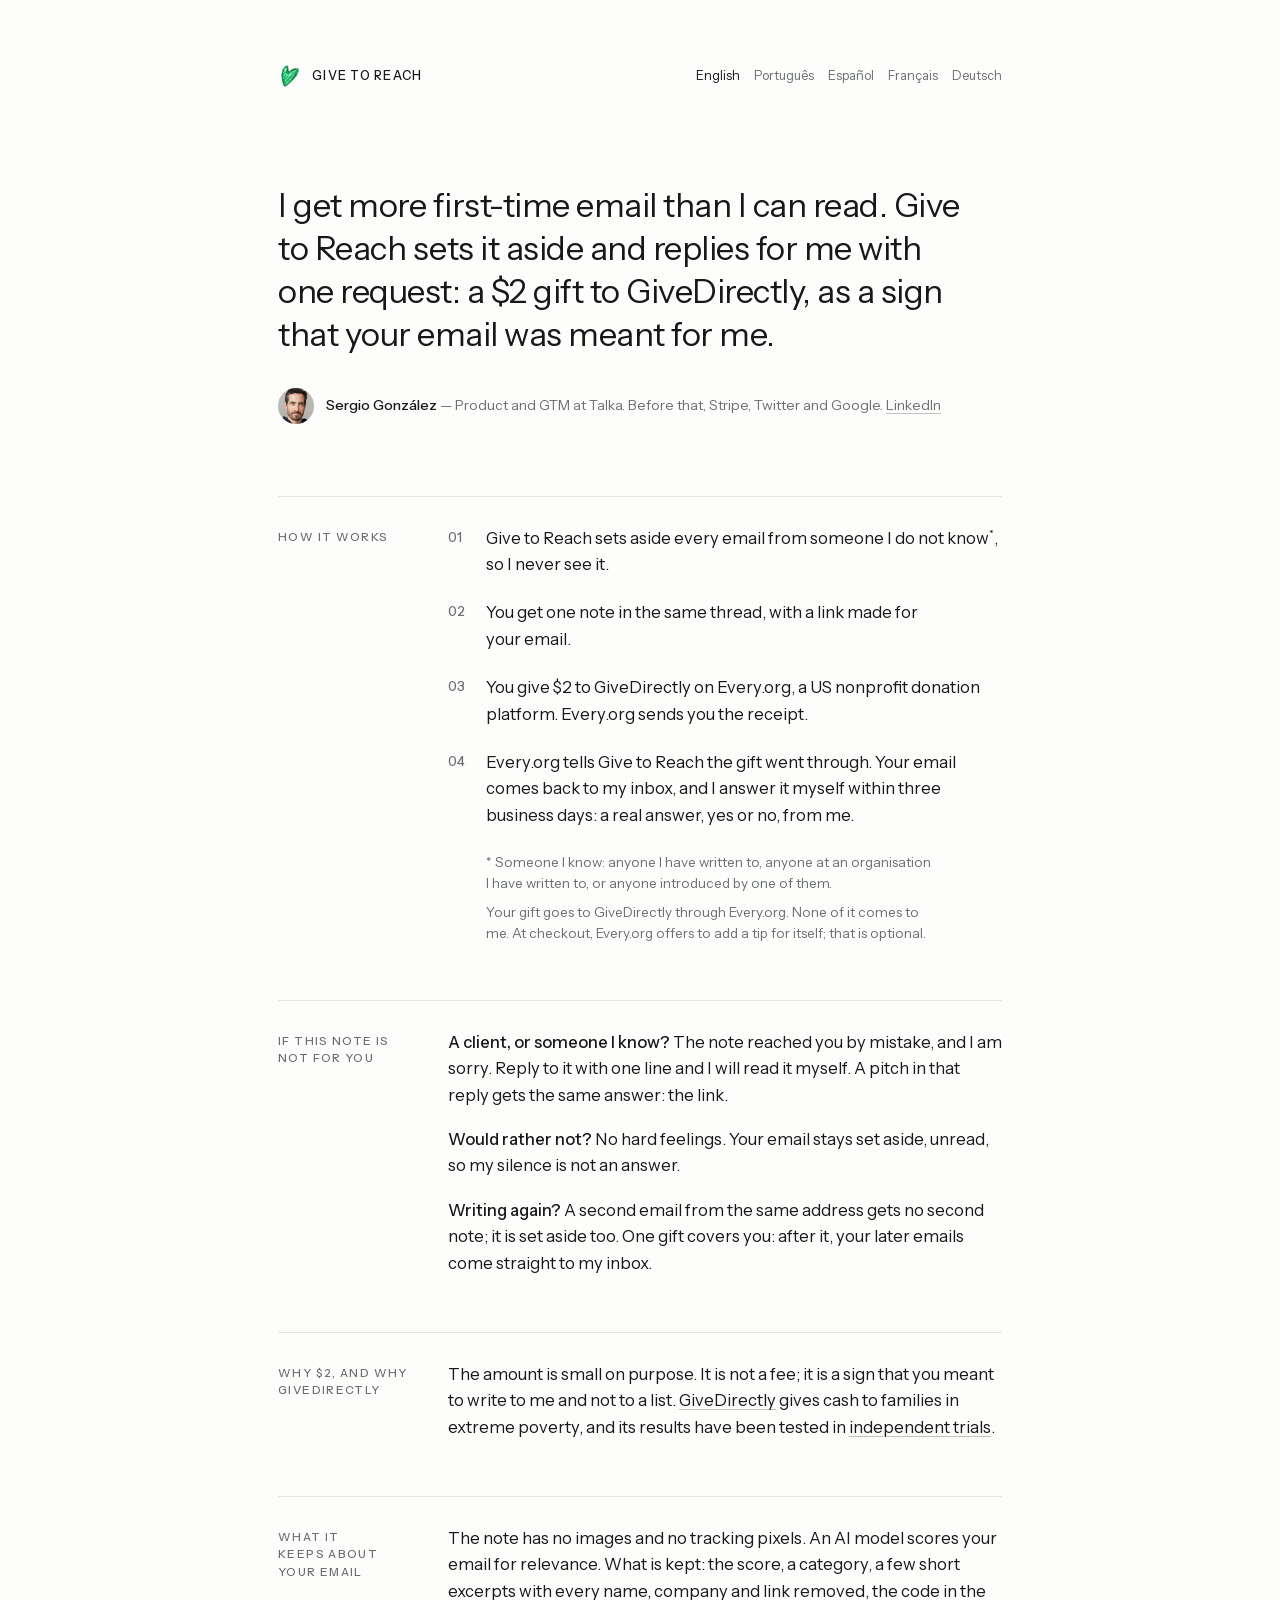
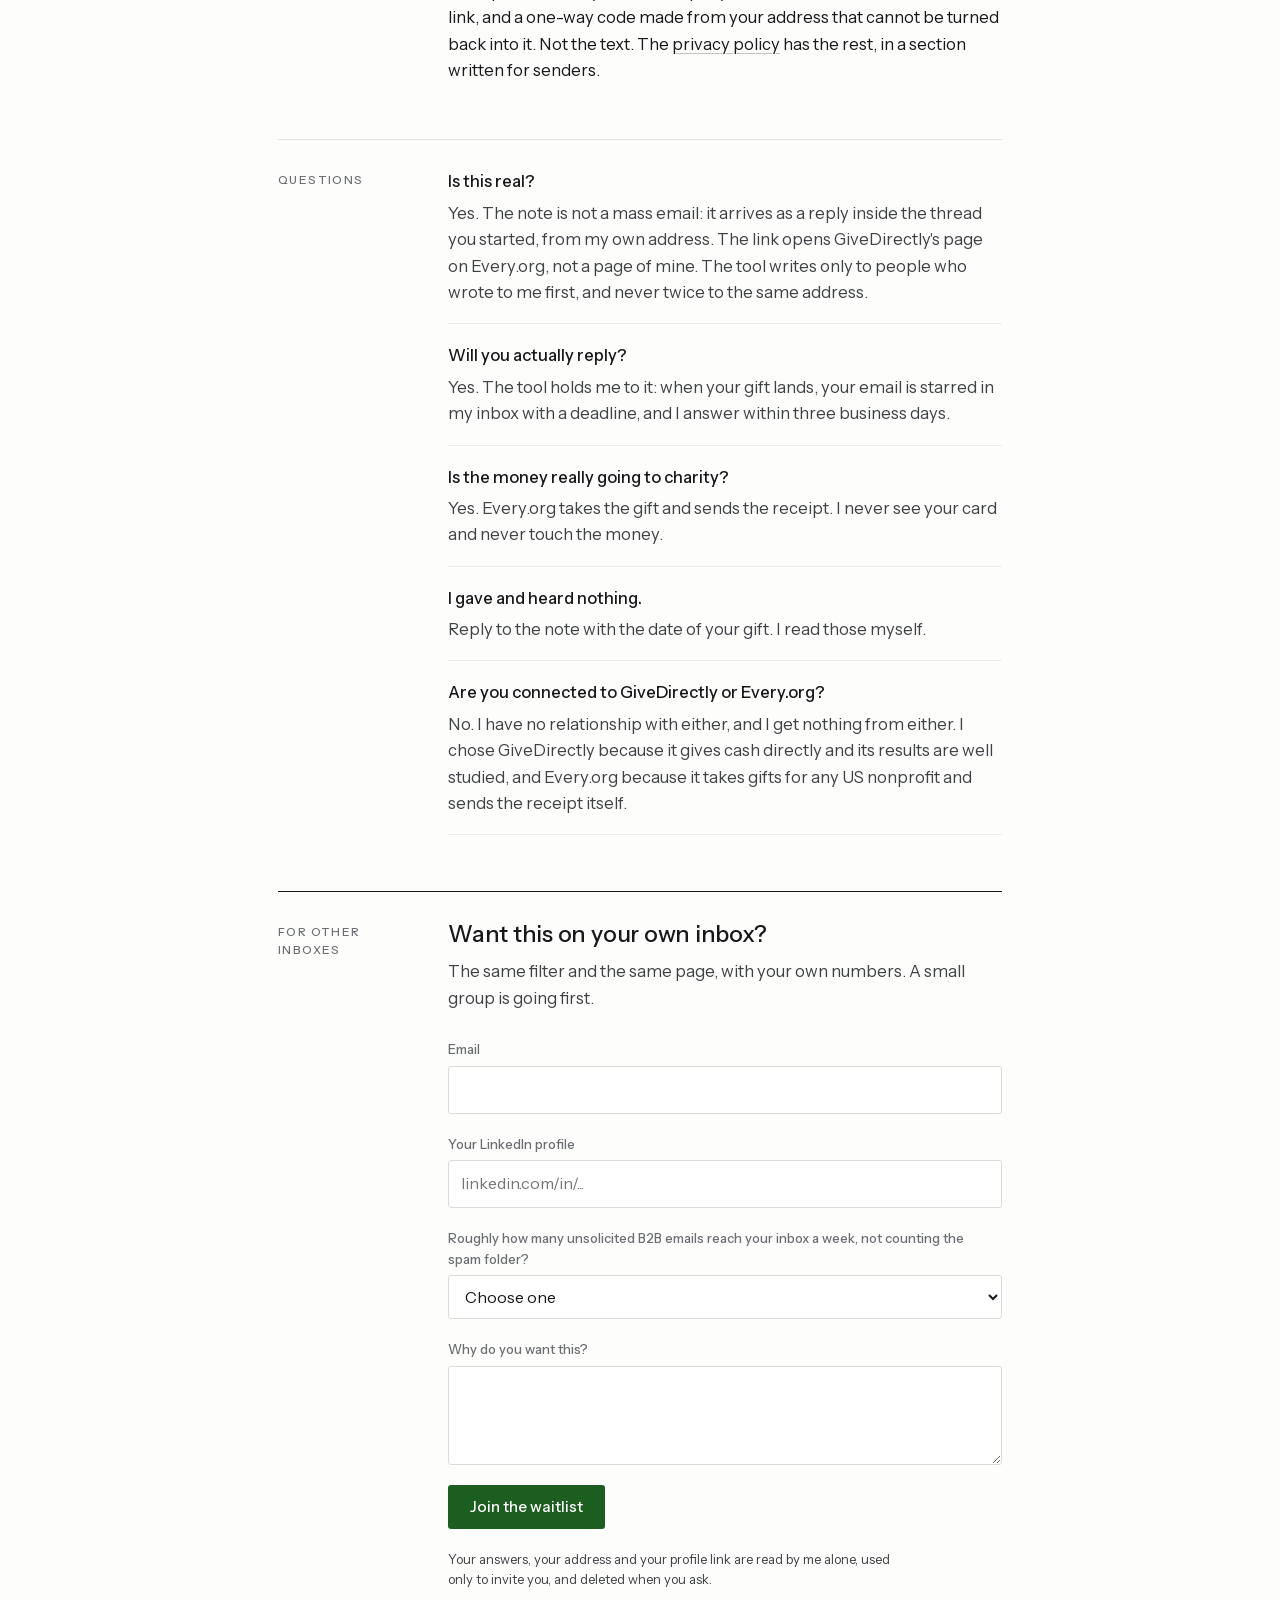
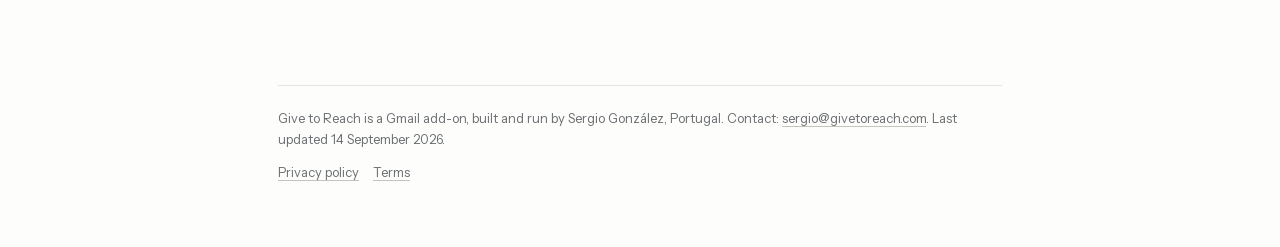
<file: index.html>
<!DOCTYPE html>
<html lang="en">
<head>
<meta charset="UTF-8">
<meta name="viewport" content="width=device-width, initial-scale=1.0">
<title>Give to Reach</title>
<meta name="description" content="A $2 gift to GiveDirectly, as a sign that your email was meant for me. How Give to Reach works, and what it keeps about your email.">
<link rel="icon" href="logo/give-to-reach-logo-32.png">
<link rel="stylesheet" href="styles.css">
</head>
<body>
<div class="wrap">

  <header class="top">
    <a class="mark" href="/"><img src="logo/give-to-reach-logo-128.png" alt=""><span>Give to Reach</span></a>
    <nav class="langs"><span>English</span> <a href="pt/">Português</a> <a href="es/">Español</a> <a href="fr/">Français</a> <a href="de/">Deutsch</a></nav>
  </header>

  <section class="hero">
    <h1 class="lede">I get more first-time email than I can read. Give to Reach sets it aside and replies for me with one request: a $2 gift to GiveDirectly, as a sign that your email was meant for me.</h1>
    <div class="byline">
      <img src="sergio-320.jpg" alt="Sergio González">
      <p><strong>Sergio González</strong> — Product and GTM at Talka. Before that, Stripe, Twitter and Google. <a href="https://www.linkedin.com/in/sgonzalezalonso/" target="_blank" rel="noopener">LinkedIn</a></p>
    </div>
  </section>

  <section class="row">
    <h2>How it works</h2>
    <div>
      <ol class="steps">
        <li>Give to Reach sets aside every email from someone I do not know<sup>*</sup>, so I never see it.</li>
        <li>You get one note in the same thread, with a link made for your email.</li>
        <li>You give $2 to GiveDirectly on Every.org, a US nonprofit donation platform. Every.org sends you the receipt.</li>
        <li>Every.org tells Give to Reach the gift went through. Your email comes back to my inbox, and I answer it myself within three business days: a real answer, yes or no, from me.</li>
      </ol>
      <div class="notes">
        <p>* Someone I know: anyone I have written to, anyone at an organisation I have written to, or anyone introduced by one of them.</p>
        <p>Your gift goes to GiveDirectly through Every.org. None of it comes to me. At checkout, Every.org offers to add a tip for itself; that is optional.</p>
      </div>
    </div>
  </section>

  <section class="row">
    <h2>If this note is not for you</h2>
    <div class="prose">
      <p><strong>A client, or someone I know?</strong> The note reached you by mistake, and I am sorry. Reply to it with one line and I will read it myself. A pitch in that reply gets the same answer: the link.</p>
      <p><strong>Would rather not?</strong> No hard feelings. Your email stays set aside, unread, so my silence is not an answer.</p>
      <p><strong>Writing again?</strong> A second email from the same address gets no second note; it is set aside too. One gift covers you: after it, your later emails come straight to my inbox.</p>
    </div>
  </section>

  <section class="row">
    <h2>Why $2, and why GiveDirectly</h2>
    <div class="prose">
      <p>The amount is small on purpose. It is not a fee; it is a sign that you meant to write to me and not to a list. <a href="https://www.givedirectly.org/" target="_blank" rel="noopener">GiveDirectly</a> gives cash to families in extreme poverty, and its results have been tested in <a href="https://www.givedirectly.org/research-at-give-directly/" target="_blank" rel="noopener">independent trials</a>.</p>
    </div>
  </section>

  <section class="row">
    <h2>What it keeps about your email</h2>
    <div class="prose">
      <p>The note has no images and no tracking pixels. An AI model scores your email for relevance. What is kept: the score, a category, a few short excerpts with every name, company and link removed, the code in the link, and a one-way code made from your address that cannot be turned back into it. Not the text. The <a href="privacy/">privacy policy</a> has the rest, in a section written for senders.</p>
    </div>
  </section>

  <section class="row">
    <h2>Questions</h2>
    <dl class="faq">
      <div class="qa">
        <dt>Is this real?</dt>
        <dd>Yes. The note is not a mass email: it arrives as a reply inside the thread you started, from my own address. The link opens GiveDirectly's page on Every.org, not a page of mine. The tool writes only to people who wrote to me first, and never twice to the same address.</dd>
      </div>
      <div class="qa">
        <dt>Will you actually reply?</dt>
        <dd>Yes. The tool holds me to it: when your gift lands, your email is starred in my inbox with a deadline, and I answer within three business days.</dd>
      </div>
      <div class="qa">
        <dt>Is the money really going to charity?</dt>
        <dd>Yes. Every.org takes the gift and sends the receipt. I never see your card and never touch the money.</dd>
      </div>
      <div class="qa">
        <dt>I gave and heard nothing.</dt>
        <dd>Reply to the note with the date of your gift. I read those myself.</dd>
      </div>
      <div class="qa">
        <dt>Are you connected to GiveDirectly or Every.org?</dt>
        <dd>No. I have no relationship with either, and I get nothing from either. I chose GiveDirectly because it gives cash directly and its results are well studied, and Every.org because it takes gifts for any US nonprofit and sends the receipt itself.</dd>
      </div>
    </dl>
  </section>

  <section class="row wl">
    <h2>For other inboxes</h2>
    <div>
      <h3>Want this on your own inbox?</h3>
      <p>The same filter and the same page, with your own numbers. A small group is going first.</p>
      <!-- form:start -->
      <form class="wl" method="post" action="https://give-to-reach-relay.sergigon.workers.dev/waitlist">
        <input type="hidden" name="lang" value="en">
        <input type="hidden" name="t" value="">
        <p class="hp" aria-hidden="true"><label>Website <input type="text" name="website" tabindex="-1" autocomplete="off"></label></p>
        <div class="field">
          <label for="wl-email">Email</label>
          <input id="wl-email" type="email" name="email" maxlength="200" required autocomplete="email">
        </div>
        <div class="field">
          <label for="wl-linkedin">Your LinkedIn profile</label>
          <input id="wl-linkedin" type="text" name="linkedin" maxlength="200" required inputmode="url" autocomplete="off" placeholder="linkedin.com/in/..." pattern="\s*(https?://)?([a-z]{1,3}\.)?linkedin\.com/in/[^\s\/?#]+/?([?#].*)?\s*" title="linkedin.com/in/your-name">
        </div>
        <div class="field">
          <label for="wl-volume">Roughly how many unsolicited B2B emails reach your inbox a week, not counting the spam folder?</label>
          <select id="wl-volume" name="volume" required>
            <option value="" selected disabled>Choose one</option>
            <option value="lt5">fewer than 5</option>
            <option value="5to20">5 to 20</option>
            <option value="20to50">20 to 50</option>
            <option value="gt50">more than 50</option>
          </select>
        </div>
        <div class="field">
          <label for="wl-why">Why do you want this?</label>
          <textarea id="wl-why" name="why" maxlength="1000" rows="3" required></textarea>
        </div>
        <div><button class="button" type="submit">Join the waitlist</button></div>
        <p class="fine">Your answers, your address and your profile link are read by me alone, used only to invite you, and deleted when you ask.</p>
      </form>
      <!-- form:end -->
    </div>
  </section>

  <footer class="site">
    <p>Give to Reach is a Gmail add-on, built and run by Sergio González, Portugal. Contact: <a href="mailto:sergio@givetoreach.com">sergio@givetoreach.com</a>. Last updated 14 September 2026.</p>
    <p class="links"><a href="privacy/">Privacy policy</a> <a href="terms/">Terms</a></p>
  </footer>
</div>
<script>
  document.querySelectorAll('form.wl input[name="t"]').forEach(function (i) { i.value = Date.now(); });
  document.querySelectorAll('form.wl').forEach(function (f) {
    f.addEventListener('submit', function () { f.querySelector('input[name="t"]').value = Date.now(); });
  });
</script>
</body>
</html>
</file>
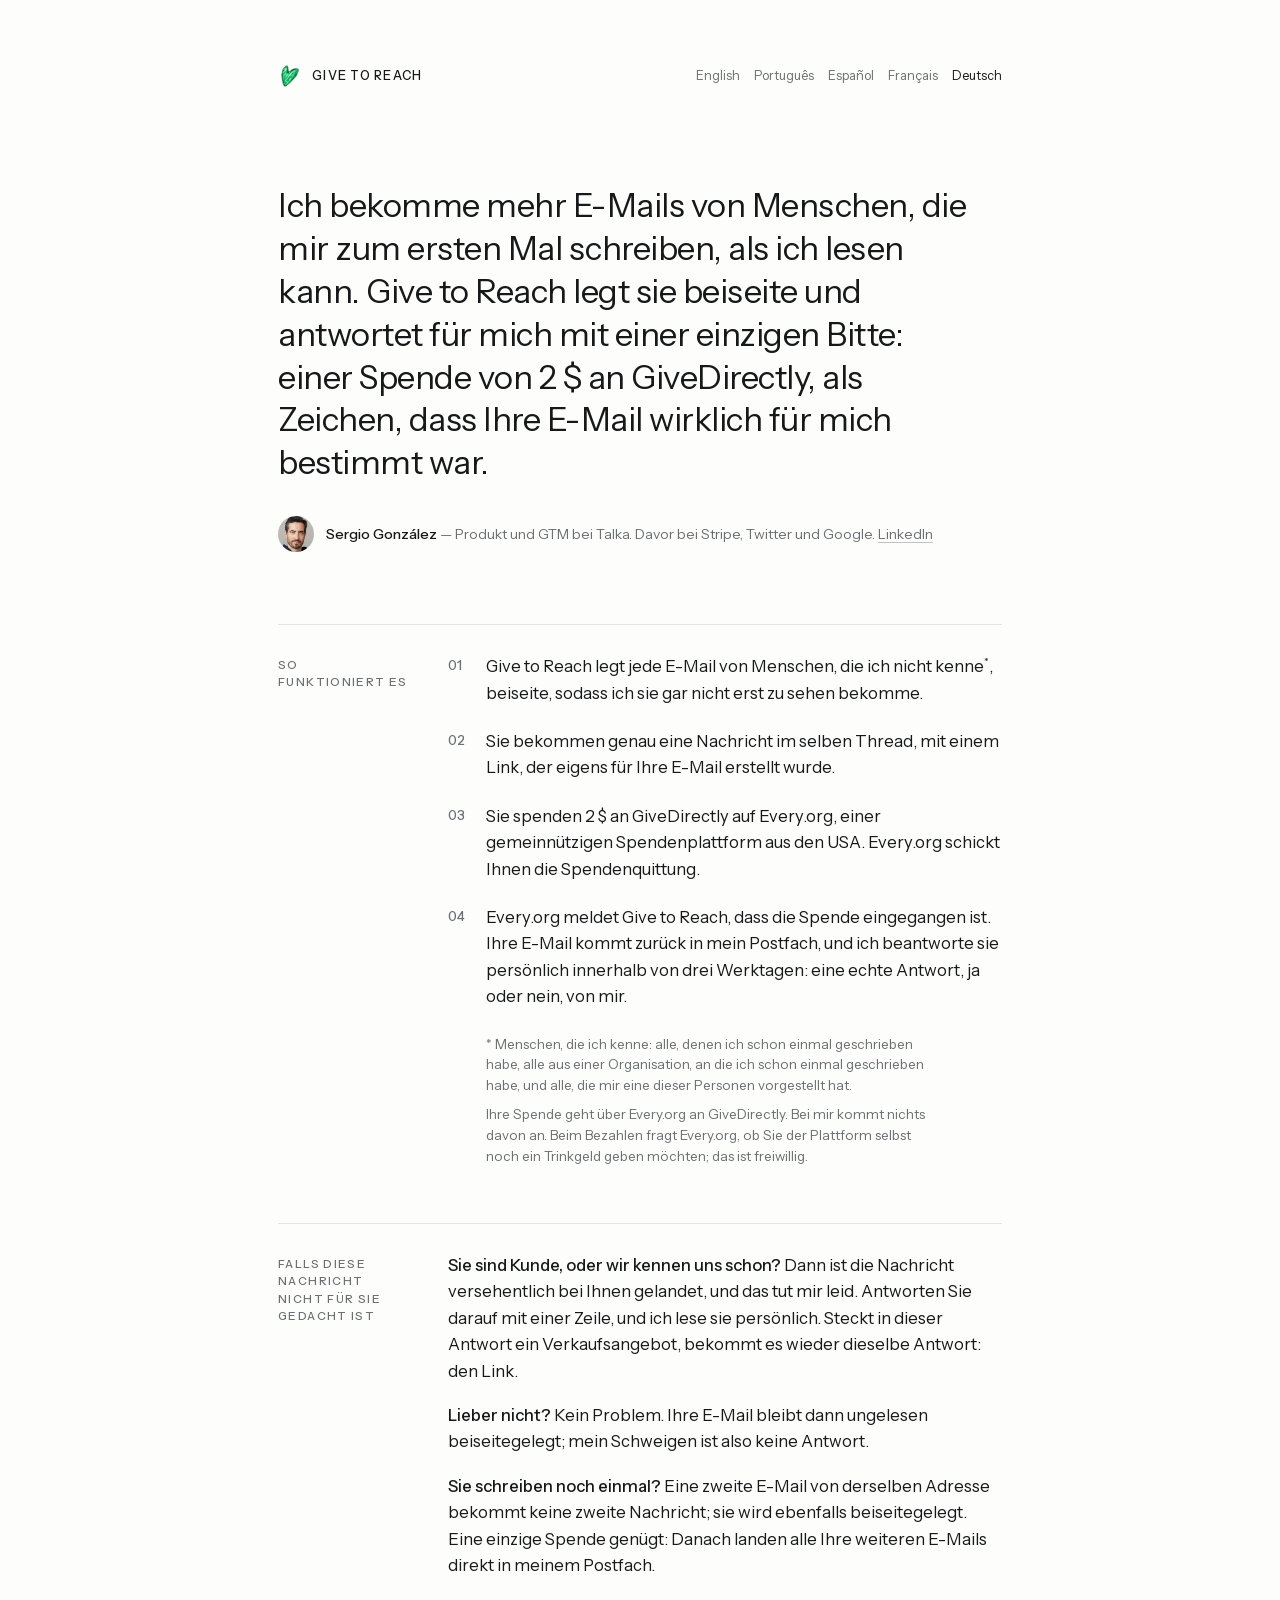
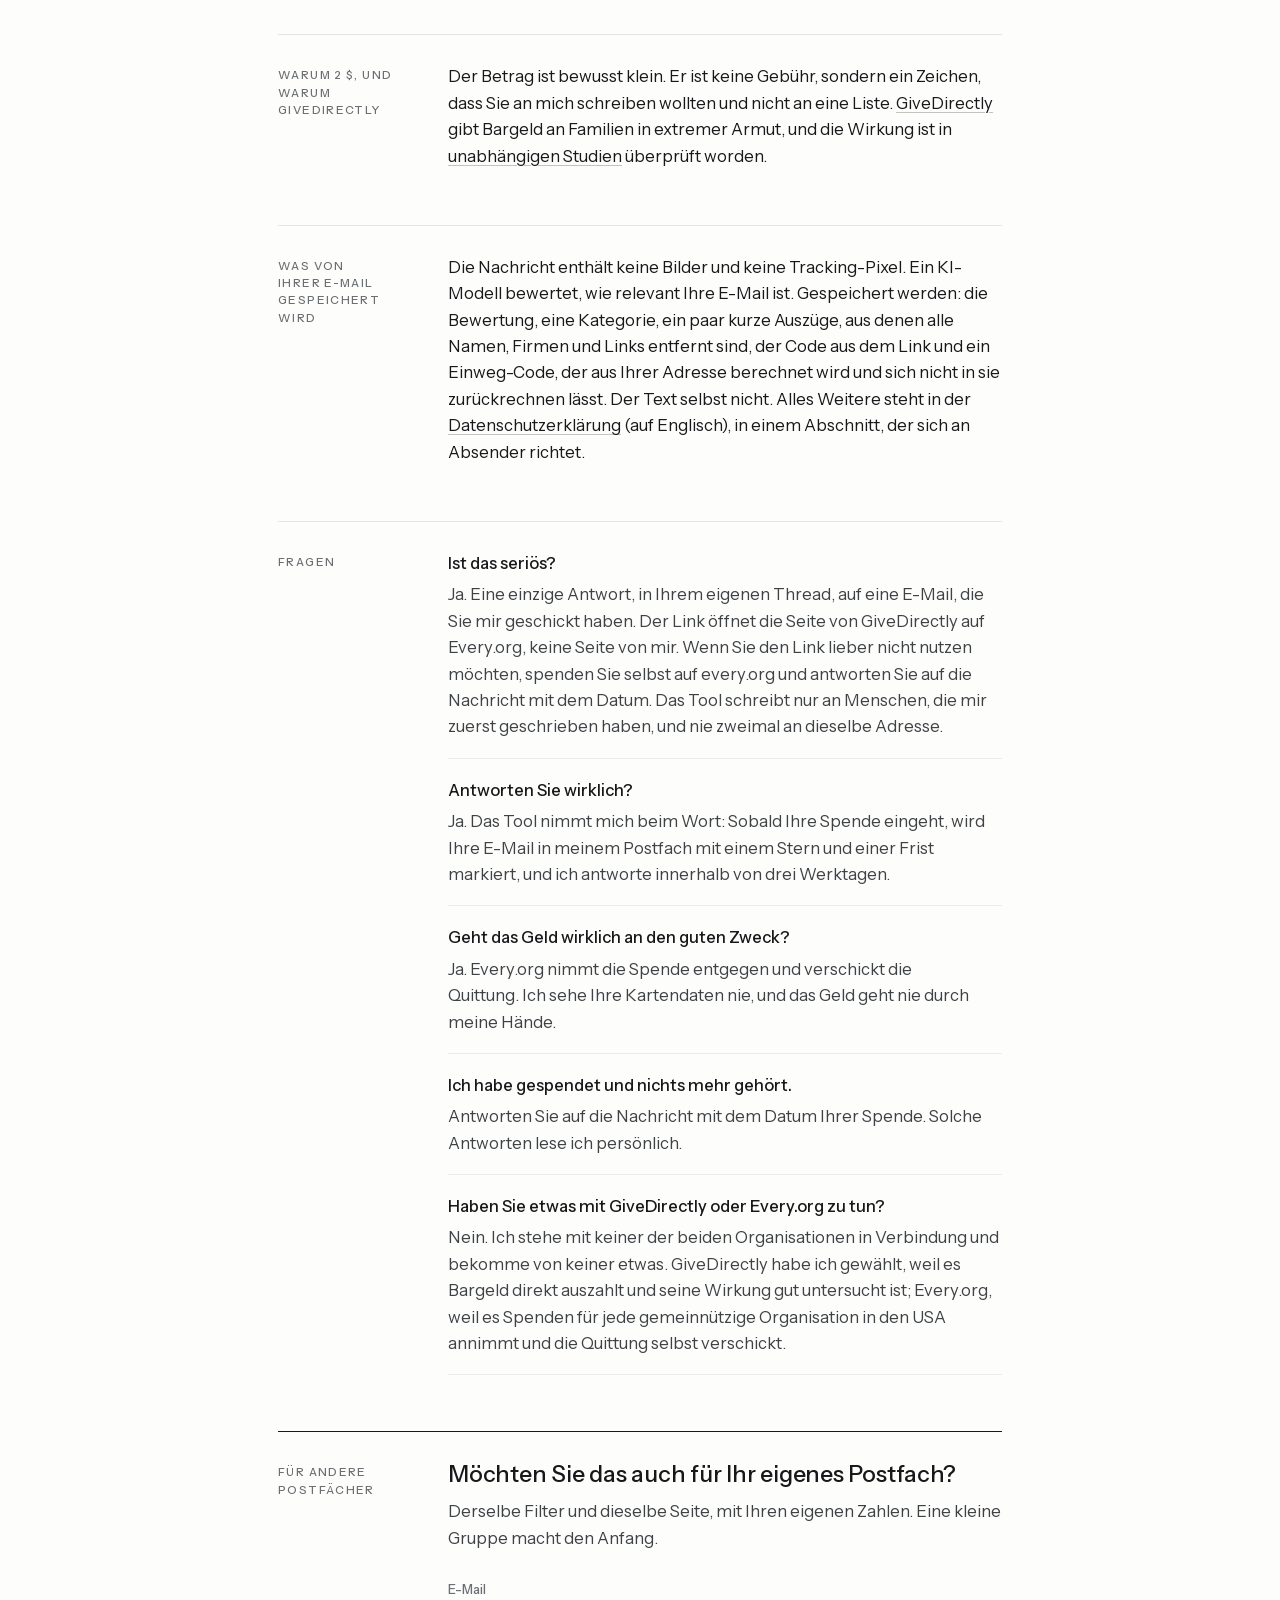
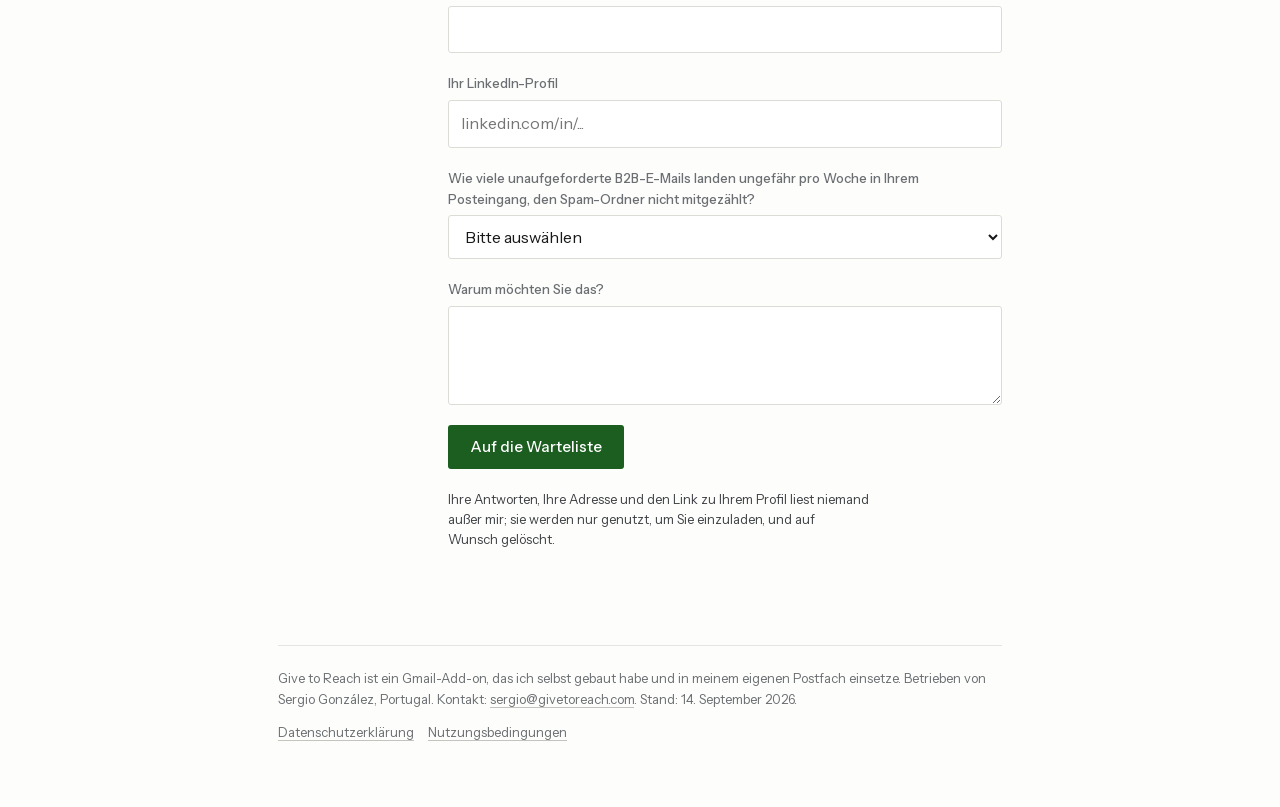
<file: de/index.html>
<!DOCTYPE html>
<html lang="de">
<head>
<meta charset="UTF-8">
<meta name="viewport" content="width=device-width, initial-scale=1.0">
<title>Give to Reach</title>
<meta name="description" content="Eine Spende von 2 $ an GiveDirectly als Zeichen, dass Ihre E-Mail wirklich für mich bestimmt war. Wie Give to Reach funktioniert und was von Ihrer E-Mail gespeichert wird.">
<link rel="icon" href="../logo/give-to-reach-logo-32.png">
<link rel="stylesheet" href="../styles.css">
</head>
<body>
<div class="wrap">

  <header class="top">
    <a class="mark" href="../"><img src="../logo/give-to-reach-logo-128.png" alt=""><span>Give to Reach</span></a>
    <nav class="langs"><a href="../">English</a> <a href="../pt/">Português</a> <a href="../es/">Español</a> <a href="../fr/">Français</a> <span>Deutsch</span></nav>
  </header>

  <section class="hero">
    <h1 class="lede">Ich bekomme mehr E-Mails von Menschen, die mir zum ersten Mal schreiben, als ich lesen kann. Give to Reach legt sie beiseite und antwortet für mich mit einer einzigen Bitte: einer Spende von 2 $ an GiveDirectly, als Zeichen, dass Ihre E-Mail wirklich für mich bestimmt war.</h1>
    <div class="byline">
      <img src="../sergio-320.jpg" alt="Sergio González">
      <p><strong>Sergio González</strong> — Produkt und GTM bei Talka. Davor bei Stripe, Twitter und Google. <a href="https://www.linkedin.com/in/sgonzalezalonso/" target="_blank" rel="noopener">LinkedIn</a></p>
    </div>
  </section>

  <section class="row">
    <h2>So funktioniert es</h2>
    <div>
      <ol class="steps">
        <li>Give to Reach legt jede E-Mail von Menschen, die ich nicht kenne<sup>*</sup>, beiseite, sodass ich sie gar nicht erst zu sehen bekomme.</li>
        <li>Sie bekommen genau eine Nachricht im selben Thread, mit einem Link, der eigens für Ihre E-Mail erstellt wurde.</li>
        <li>Sie spenden 2 $ an GiveDirectly auf Every.org, einer gemeinnützigen Spendenplattform aus den USA. Every.org schickt Ihnen die Spendenquittung.</li>
        <li>Every.org meldet Give to Reach, dass die Spende eingegangen ist. Ihre E-Mail kommt zurück in mein Postfach, und ich beantworte sie persönlich innerhalb von drei Werktagen: eine echte Antwort, ja oder nein, von mir.</li>
      </ol>
      <div class="notes">
        <p>* Menschen, die ich kenne: alle, denen ich schon einmal geschrieben habe, alle aus einer Organisation, an die ich schon einmal geschrieben habe, und alle, die mir eine dieser Personen vorgestellt hat.</p>
        <p>Ihre Spende geht über Every.org an GiveDirectly. Bei mir kommt nichts davon an. Beim Bezahlen fragt Every.org, ob Sie der Plattform selbst noch ein Trinkgeld geben möchten; das ist freiwillig.</p>
      </div>
    </div>
  </section>

  <section class="row">
    <h2>Falls diese Nachricht nicht für Sie gedacht ist</h2>
    <div class="prose">
      <p><strong>Sie sind Kunde, oder wir kennen uns schon?</strong> Dann ist die Nachricht versehentlich bei Ihnen gelandet, und das tut mir leid. Antworten Sie darauf mit einer Zeile, und ich lese sie persönlich. Steckt in dieser Antwort ein Verkaufsangebot, bekommt es wieder dieselbe Antwort: den Link.</p>
      <p><strong>Lieber nicht?</strong> Kein Problem. Ihre E-Mail bleibt dann ungelesen beiseitegelegt; mein Schweigen ist also keine Antwort.</p>
      <p><strong>Sie schreiben noch einmal?</strong> Eine zweite E-Mail von derselben Adresse bekommt keine zweite Nachricht; sie wird ebenfalls beiseitegelegt. Eine einzige Spende genügt: Danach landen alle Ihre weiteren E-Mails direkt in meinem Postfach.</p>
    </div>
  </section>

  <section class="row">
    <h2>Warum 2 $, und warum GiveDirectly</h2>
    <div class="prose">
      <p>Der Betrag ist bewusst klein. Er ist keine Gebühr, sondern ein Zeichen, dass Sie an mich schreiben wollten und nicht an eine Liste. <a href="https://www.givedirectly.org/" target="_blank" rel="noopener">GiveDirectly</a> gibt Bargeld an Familien in extremer Armut, und die Wirkung ist in <a href="https://www.givedirectly.org/research-at-give-directly/" target="_blank" rel="noopener">unabhängigen Studien</a> überprüft worden.</p>
    </div>
  </section>

  <section class="row">
    <h2>Was von Ihrer E-Mail gespeichert wird</h2>
    <div class="prose">
      <p>Die Nachricht enthält keine Bilder und keine Tracking-Pixel. Ein KI-Modell bewertet, wie relevant Ihre E-Mail ist. Gespeichert werden: die Bewertung, eine Kategorie, ein paar kurze Auszüge, aus denen alle Namen, Firmen und Links entfernt sind, der Code aus dem Link und ein Einweg-Code, der aus Ihrer Adresse berechnet wird und sich nicht in sie zurückrechnen lässt. Der Text selbst nicht. Alles Weitere steht in der <a href="../privacy/">Datenschutzerklärung</a> (auf Englisch), in einem Abschnitt, der sich an Absender richtet.</p>
    </div>
  </section>

  <section class="row">
    <h2>Fragen</h2>
    <dl class="faq">
      <div class="qa">
        <dt>Ist das seriös?</dt>
        <dd>Ja. Eine einzige Antwort, in Ihrem eigenen Thread, auf eine E-Mail, die Sie mir geschickt haben. Der Link öffnet die Seite von GiveDirectly auf Every.org, keine Seite von mir. Wenn Sie den Link lieber nicht nutzen möchten, spenden Sie selbst auf every.org und antworten Sie auf die Nachricht mit dem Datum. Das Tool schreibt nur an Menschen, die mir zuerst geschrieben haben, und nie zweimal an dieselbe Adresse.</dd>
      </div>
      <div class="qa">
        <dt>Antworten Sie wirklich?</dt>
        <dd>Ja. Das Tool nimmt mich beim Wort: Sobald Ihre Spende eingeht, wird Ihre E-Mail in meinem Postfach mit einem Stern und einer Frist markiert, und ich antworte innerhalb von drei Werktagen.</dd>
      </div>
      <div class="qa">
        <dt>Geht das Geld wirklich an den guten Zweck?</dt>
        <dd>Ja. Every.org nimmt die Spende entgegen und verschickt die Quittung. Ich sehe Ihre Kartendaten nie, und das Geld geht nie durch meine Hände.</dd>
      </div>
      <div class="qa">
        <dt>Ich habe gespendet und nichts mehr gehört.</dt>
        <dd>Antworten Sie auf die Nachricht mit dem Datum Ihrer Spende. Solche Antworten lese ich persönlich.</dd>
      </div>
      <div class="qa">
        <dt>Haben Sie etwas mit GiveDirectly oder Every.org zu tun?</dt>
        <dd>Nein. Ich stehe mit keiner der beiden Organisationen in Verbindung und bekomme von keiner etwas. GiveDirectly habe ich gewählt, weil es Bargeld direkt auszahlt und seine Wirkung gut untersucht ist; Every.org, weil es Spenden für jede gemeinnützige Organisation in den USA annimmt und die Quittung selbst verschickt.</dd>
      </div>
    </dl>
  </section>

  <section class="row wl">
    <h2>Für andere Postfächer</h2>
    <div>
      <h3>Möchten Sie das auch für Ihr eigenes Postfach?</h3>
      <p>Derselbe Filter und dieselbe Seite, mit Ihren eigenen Zahlen. Eine kleine Gruppe macht den Anfang.</p>
      <form class="wl" method="post" action="https://give-to-reach-relay.sergigon.workers.dev/waitlist">
        <input type="hidden" name="lang" value="de">
        <input type="hidden" name="t" value="">
        <p class="hp" aria-hidden="true"><label>Website <input type="text" name="website" tabindex="-1" autocomplete="off"></label></p>
        <div class="field">
          <label for="wl-email">E-Mail</label>
          <input id="wl-email" type="email" name="email" maxlength="200" required autocomplete="email">
        </div>
        <div class="field">
          <label for="wl-linkedin">Ihr LinkedIn-Profil</label>
          <input id="wl-linkedin" type="text" name="linkedin" maxlength="200" required inputmode="url" autocomplete="off" placeholder="linkedin.com/in/..." pattern="\s*(https?://)?([a-z]{1,3}\.)?linkedin\.com/in/[^\s\/?#]+/?([?#].*)?\s*" title="linkedin.com/in/your-name">
        </div>
        <div class="field">
          <label for="wl-volume">Wie viele unaufgeforderte B2B-E-Mails landen ungefähr pro Woche in Ihrem Posteingang, den Spam-Ordner nicht mitgezählt?</label>
          <select id="wl-volume" name="volume" required>
            <option value="" selected disabled>Bitte auswählen</option>
            <option value="lt5">weniger als 5</option>
            <option value="5to20">5 bis 20</option>
            <option value="20to50">20 bis 50</option>
            <option value="gt50">mehr als 50</option>
          </select>
        </div>
        <div class="field">
          <label for="wl-why">Warum möchten Sie das?</label>
          <textarea id="wl-why" name="why" maxlength="1000" rows="3" required></textarea>
        </div>
        <div><button class="button" type="submit">Auf die Warteliste</button></div>
        <p class="fine">Ihre Antworten, Ihre Adresse und den Link zu Ihrem Profil liest niemand außer mir; sie werden nur genutzt, um Sie einzuladen, und auf Wunsch gelöscht.</p>
      </form>
    </div>
  </section>

  <footer class="site">
    <p>Give to Reach ist ein Gmail-Add-on, das ich selbst gebaut habe und in meinem eigenen Postfach einsetze. Betrieben von Sergio González, Portugal. Kontakt: <a href="mailto:sergio@givetoreach.com">sergio@givetoreach.com</a>. Stand: 14. September 2026.</p>
    <p class="links"><a href="../privacy/">Datenschutzerklärung</a> <a href="../terms/">Nutzungsbedingungen</a></p>
  </footer>
</div>
<script>
  document.querySelectorAll('form.wl input[name="t"]').forEach(function (i) { i.value = Date.now(); });
  document.querySelectorAll('form.wl').forEach(function (f) {
    f.addEventListener('submit', function () { f.querySelector('input[name="t"]').value = Date.now(); });
  });
</script>
</body>
</html>
</file>
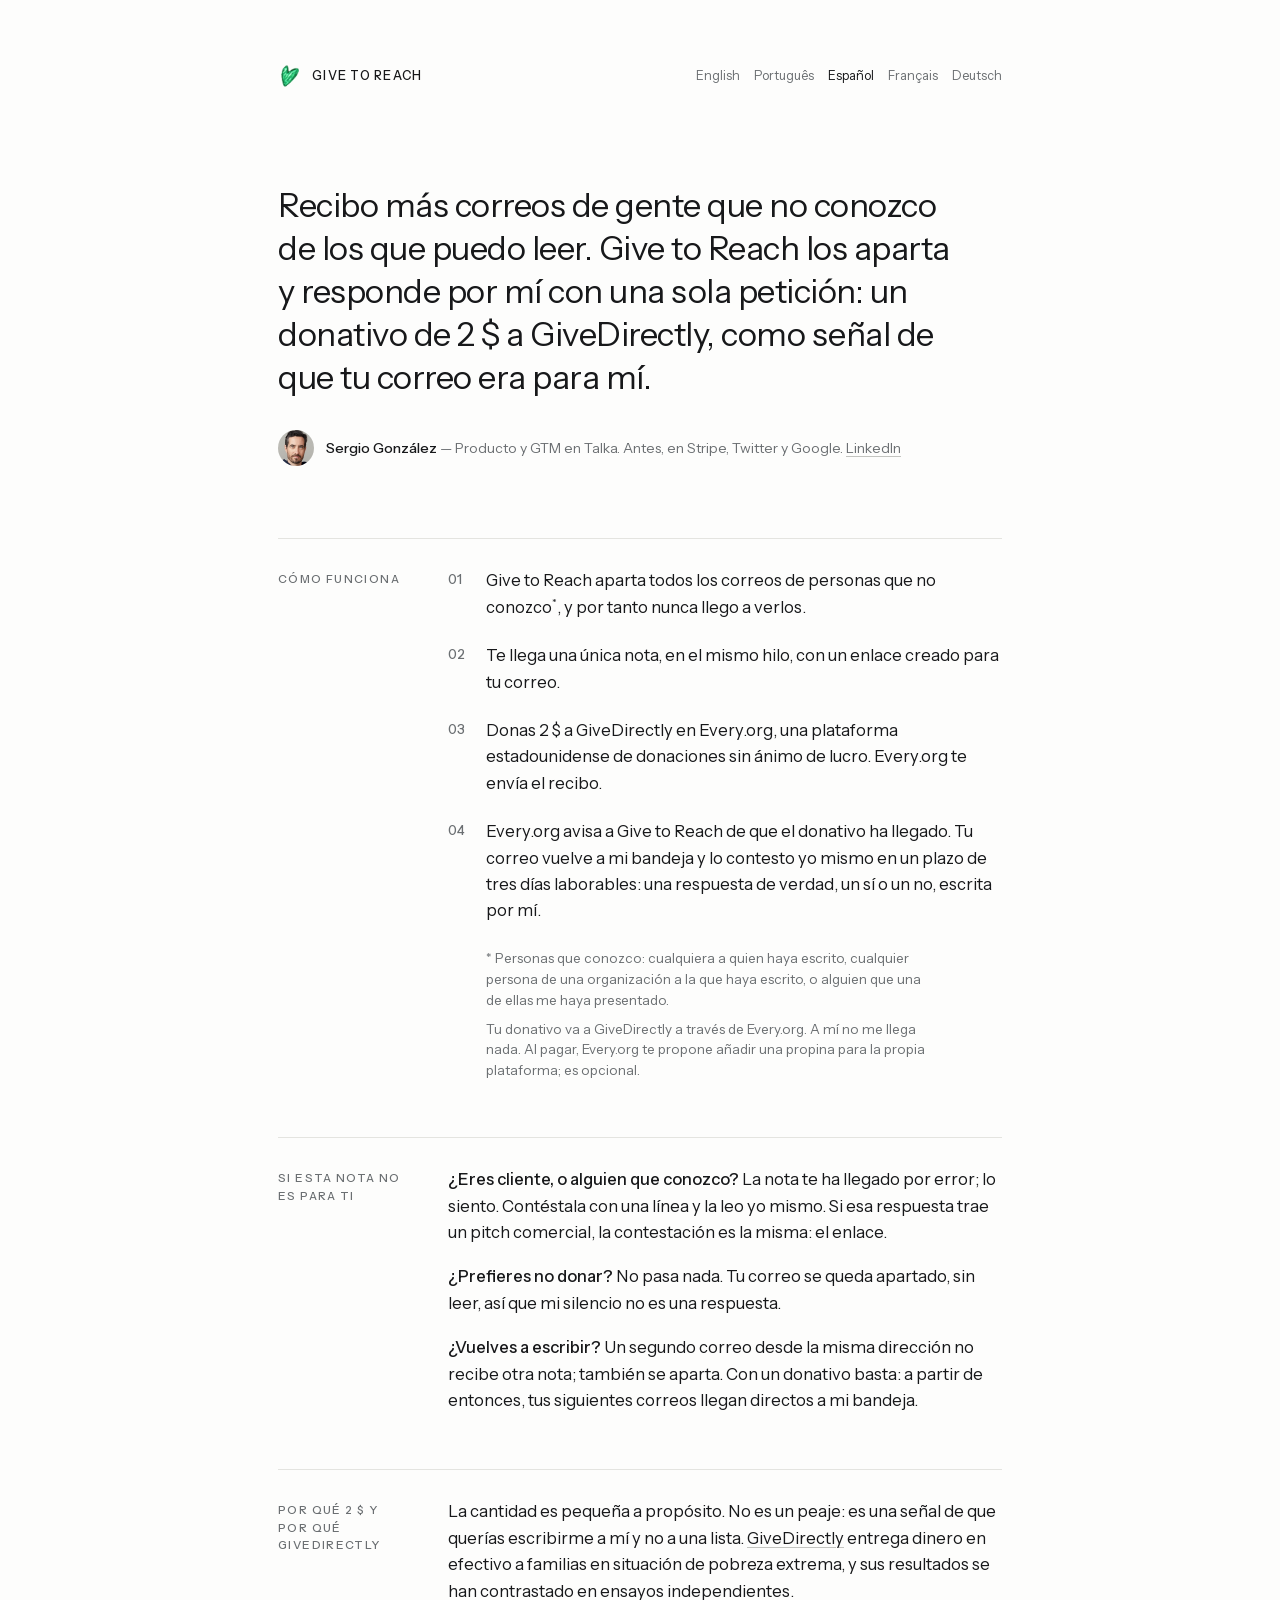
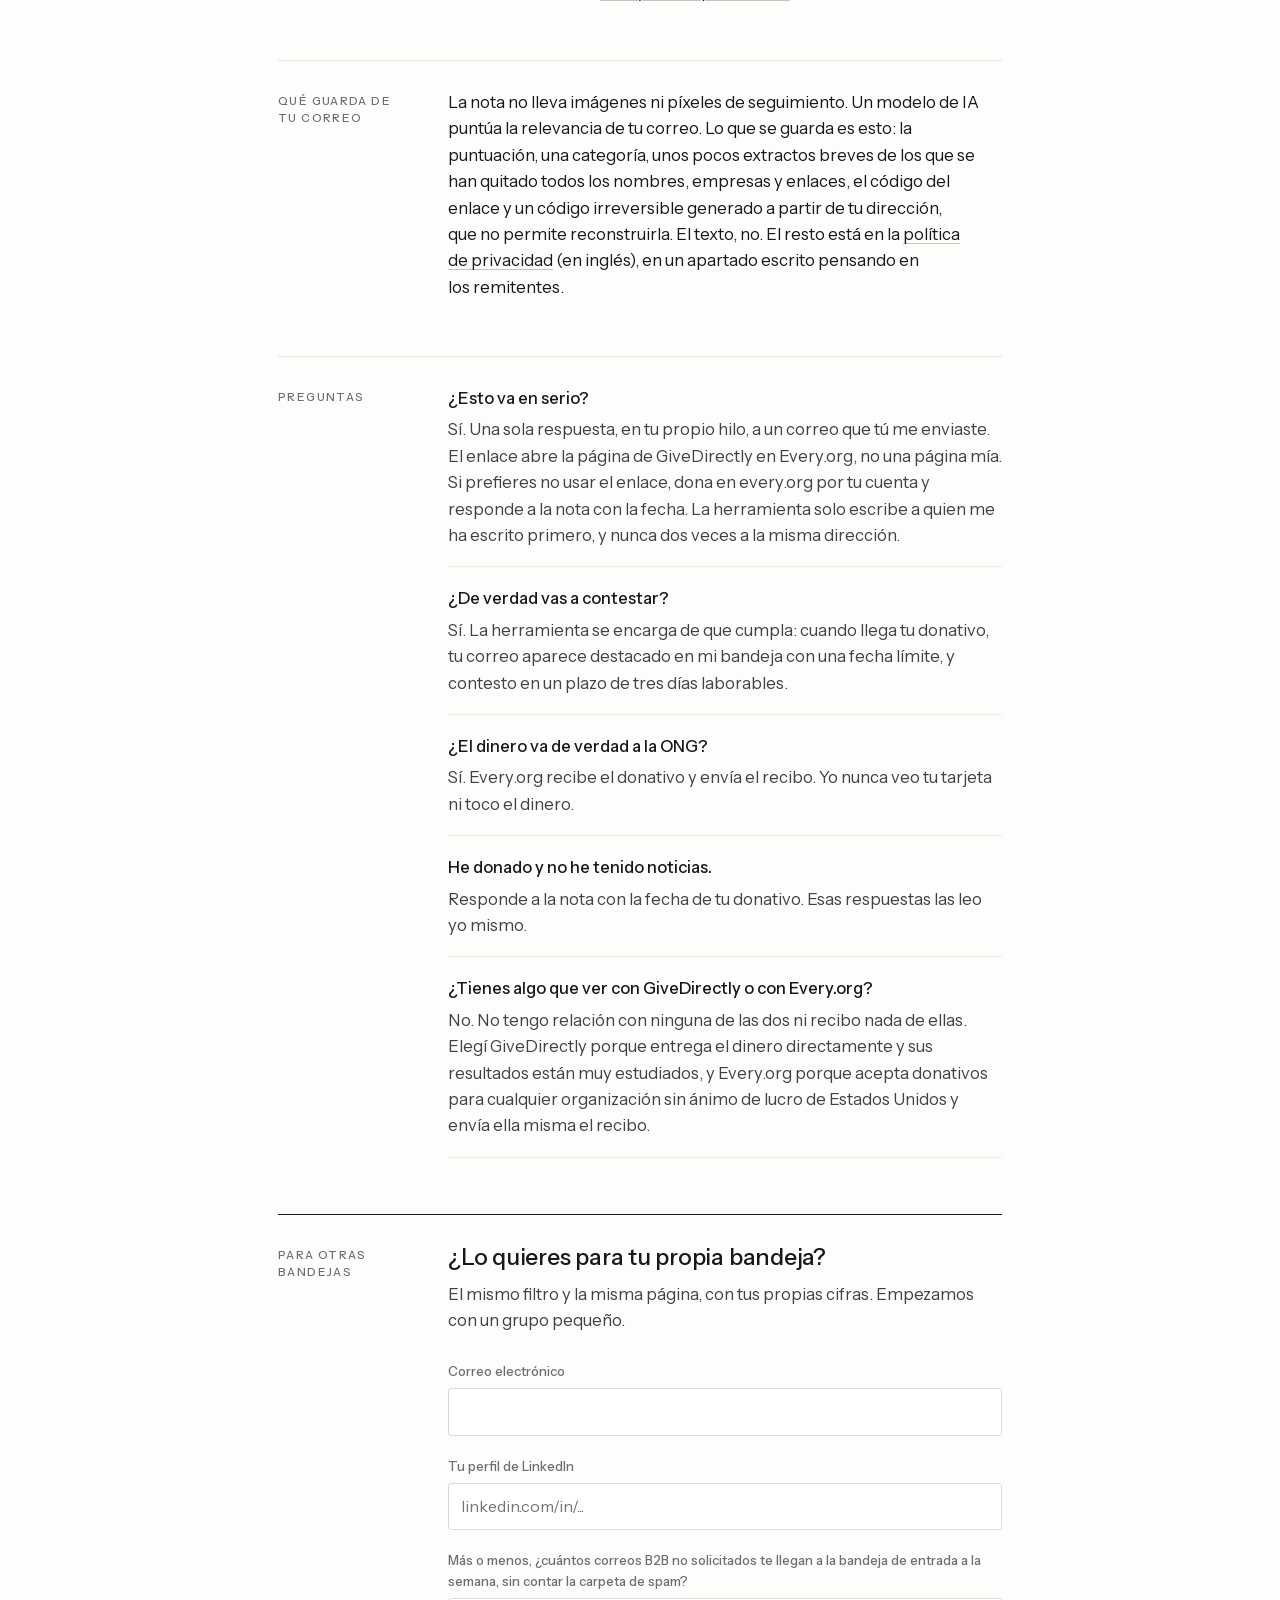
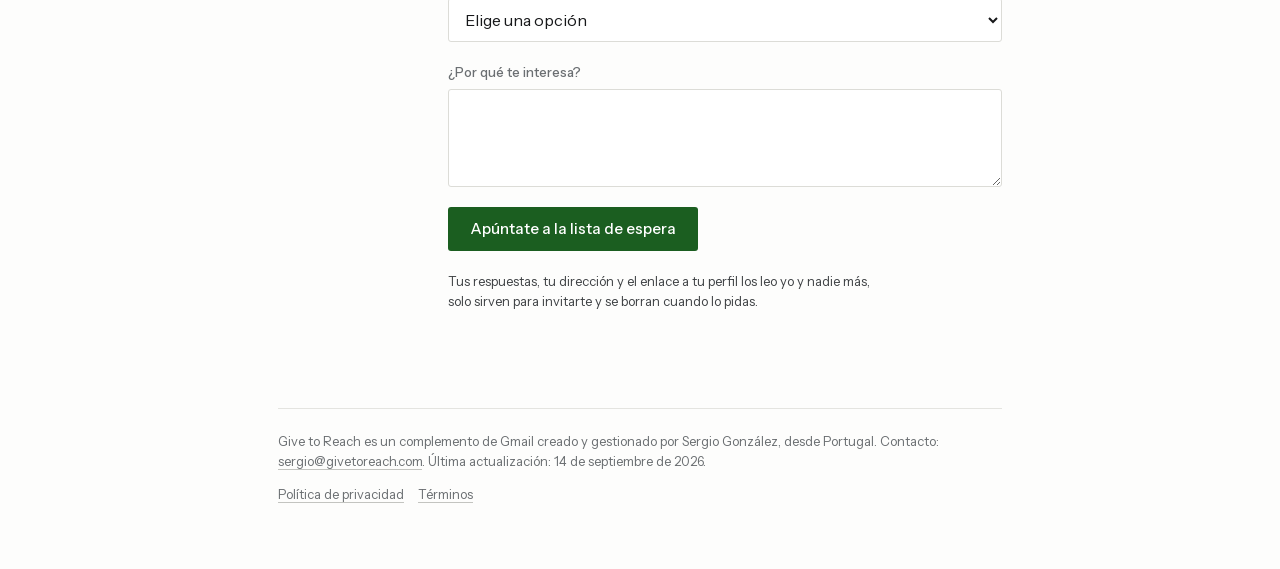
<file: es/index.html>
<!DOCTYPE html>
<html lang="es">
<head>
<meta charset="UTF-8">
<meta name="viewport" content="width=device-width, initial-scale=1.0">
<title>Give to Reach</title>
<meta name="description" content="Un donativo de 2 $ a GiveDirectly, como señal de que tu correo era para mí. Cómo funciona Give to Reach y qué guarda de tu correo.">
<link rel="icon" href="../logo/give-to-reach-logo-32.png">
<link rel="stylesheet" href="../styles.css">
</head>
<body>
<div class="wrap">

  <header class="top">
    <a class="mark" href="../"><img src="../logo/give-to-reach-logo-128.png" alt=""><span>Give to Reach</span></a>
    <nav class="langs"><a href="../">English</a> <a href="../pt/">Português</a> <span>Español</span> <a href="../fr/">Français</a> <a href="../de/">Deutsch</a></nav>
  </header>

  <section class="hero">
    <h1 class="lede">Recibo más correos de gente que no conozco de los que puedo leer. Give to Reach los aparta y responde por mí con una sola petición: un donativo de 2 $ a GiveDirectly, como señal de que tu correo era para mí.</h1>
    <div class="byline">
      <img src="../sergio-320.jpg" alt="Sergio González">
      <p><strong>Sergio González</strong> — Producto y GTM en Talka. Antes, en Stripe, Twitter y Google. <a href="https://www.linkedin.com/in/sgonzalezalonso/" target="_blank" rel="noopener">LinkedIn</a></p>
    </div>
  </section>

  <section class="row">
    <h2>Cómo funciona</h2>
    <div>
      <ol class="steps">
        <li>Give to Reach aparta todos los correos de personas que no conozco<sup>*</sup>, y por tanto nunca llego a verlos.</li>
        <li>Te llega una única nota, en el mismo hilo, con un enlace creado para tu correo.</li>
        <li>Donas 2 $ a GiveDirectly en Every.org, una plataforma estadounidense de donaciones sin ánimo de lucro. Every.org te envía el recibo.</li>
        <li>Every.org avisa a Give to Reach de que el donativo ha llegado. Tu correo vuelve a mi bandeja y lo contesto yo mismo en un plazo de tres días laborables: una respuesta de verdad, un sí o un no, escrita por mí.</li>
      </ol>
      <div class="notes">
        <p>* Personas que conozco: cualquiera a quien haya escrito, cualquier persona de una organización a la que haya escrito, o alguien que una de ellas me haya presentado.</p>
        <p>Tu donativo va a GiveDirectly a través de Every.org. A mí no me llega nada. Al pagar, Every.org te propone añadir una propina para la propia plataforma; es opcional.</p>
      </div>
    </div>
  </section>

  <section class="row">
    <h2>Si esta nota no es para ti</h2>
    <div class="prose">
      <p><strong>¿Eres cliente, o alguien que conozco?</strong> La nota te ha llegado por error; lo siento. Contéstala con una línea y la leo yo mismo. Si esa respuesta trae un pitch comercial, la contestación es la misma: el enlace.</p>
      <p><strong>¿Prefieres no donar?</strong> No pasa nada. Tu correo se queda apartado, sin leer, así que mi silencio no es una respuesta.</p>
      <p><strong>¿Vuelves a escribir?</strong> Un segundo correo desde la misma dirección no recibe otra nota; también se aparta. Con un donativo basta: a partir de entonces, tus siguientes correos llegan directos a mi bandeja.</p>
    </div>
  </section>

  <section class="row">
    <h2>Por qué 2 $ y por qué GiveDirectly</h2>
    <div class="prose">
      <p>La cantidad es pequeña a propósito. No es un peaje: es una señal de que querías escribirme a mí y no a una lista. <a href="https://www.givedirectly.org/" target="_blank" rel="noopener">GiveDirectly</a> entrega dinero en efectivo a familias en situación de pobreza extrema, y sus resultados se han contrastado en <a href="https://www.givedirectly.org/research-at-give-directly/" target="_blank" rel="noopener">ensayos independientes</a>.</p>
    </div>
  </section>

  <section class="row">
    <h2>Qué guarda de tu correo</h2>
    <div class="prose">
      <p>La nota no lleva imágenes ni píxeles de seguimiento. Un modelo de IA puntúa la relevancia de tu correo. Lo que se guarda es esto: la puntuación, una categoría, unos pocos extractos breves de los que se han quitado todos los nombres, empresas y enlaces, el código del enlace y un código irreversible generado a partir de tu dirección, que no permite reconstruirla. El texto, no. El resto está en la <a href="../privacy/">política de privacidad</a> (en inglés), en un apartado escrito pensando en los remitentes.</p>
    </div>
  </section>

  <section class="row">
    <h2>Preguntas</h2>
    <dl class="faq">
      <div class="qa">
        <dt>¿Esto va en serio?</dt>
        <dd>Sí. Una sola respuesta, en tu propio hilo, a un correo que tú me enviaste. El enlace abre la página de GiveDirectly en Every.org, no una página mía. Si prefieres no usar el enlace, dona en every.org por tu cuenta y responde a la nota con la fecha. La herramienta solo escribe a quien me ha escrito primero, y nunca dos veces a la misma dirección.</dd>
      </div>
      <div class="qa">
        <dt>¿De verdad vas a contestar?</dt>
        <dd>Sí. La herramienta se encarga de que cumpla: cuando llega tu donativo, tu correo aparece destacado en mi bandeja con una fecha límite, y contesto en un plazo de tres días laborables.</dd>
      </div>
      <div class="qa">
        <dt>¿El dinero va de verdad a la ONG?</dt>
        <dd>Sí. Every.org recibe el donativo y envía el recibo. Yo nunca veo tu tarjeta ni toco el dinero.</dd>
      </div>
      <div class="qa">
        <dt>He donado y no he tenido noticias.</dt>
        <dd>Responde a la nota con la fecha de tu donativo. Esas respuestas las leo yo mismo.</dd>
      </div>
      <div class="qa">
        <dt>¿Tienes algo que ver con GiveDirectly o con Every.org?</dt>
        <dd>No. No tengo relación con ninguna de las dos ni recibo nada de ellas. Elegí GiveDirectly porque entrega el dinero directamente y sus resultados están muy estudiados, y Every.org porque acepta donativos para cualquier organización sin ánimo de lucro de Estados Unidos y envía ella misma el recibo.</dd>
      </div>
    </dl>
  </section>

  <section class="row wl">
    <h2>Para otras bandejas</h2>
    <div>
      <h3>¿Lo quieres para tu propia bandeja?</h3>
      <p>El mismo filtro y la misma página, con tus propias cifras. Empezamos con un grupo pequeño.</p>
      <form class="wl" method="post" action="https://give-to-reach-relay.sergigon.workers.dev/waitlist">
        <input type="hidden" name="lang" value="es">
        <input type="hidden" name="t" value="">
        <p class="hp" aria-hidden="true"><label>Website <input type="text" name="website" tabindex="-1" autocomplete="off"></label></p>
        <div class="field">
          <label for="wl-email">Correo electrónico</label>
          <input id="wl-email" type="email" name="email" maxlength="200" required autocomplete="email">
        </div>
        <div class="field">
          <label for="wl-linkedin">Tu perfil de LinkedIn</label>
          <input id="wl-linkedin" type="text" name="linkedin" maxlength="200" required inputmode="url" autocomplete="off" placeholder="linkedin.com/in/..." pattern="\s*(https?://)?([a-z]{1,3}\.)?linkedin\.com/in/[^\s\/?#]+/?([?#].*)?\s*" title="linkedin.com/in/your-name">
        </div>
        <div class="field">
          <label for="wl-volume">Más o menos, ¿cuántos correos B2B no solicitados te llegan a la bandeja de entrada a la semana, sin contar la carpeta de spam?</label>
          <select id="wl-volume" name="volume" required>
            <option value="" selected disabled>Elige una opción</option>
            <option value="lt5">menos de 5</option>
            <option value="5to20">de 5 a 20</option>
            <option value="20to50">de 20 a 50</option>
            <option value="gt50">más de 50</option>
          </select>
        </div>
        <div class="field">
          <label for="wl-why">¿Por qué te interesa?</label>
          <textarea id="wl-why" name="why" maxlength="1000" rows="3" required></textarea>
        </div>
        <div><button class="button" type="submit">Apúntate a la lista de espera</button></div>
        <p class="fine">Tus respuestas, tu dirección y el enlace a tu perfil los leo yo y nadie más, solo sirven para invitarte y se borran cuando lo pidas.</p>
      </form>
    </div>
  </section>

  <footer class="site">
    <p>Give to Reach es un complemento de Gmail creado y gestionado por Sergio González, desde Portugal. Contacto: <a href="mailto:sergio@givetoreach.com">sergio@givetoreach.com</a>. Última actualización: 14 de septiembre de 2026.</p>
    <p class="links"><a href="../privacy/">Política de privacidad</a> <a href="../terms/">Términos</a></p>
  </footer>
</div>
<script>
  document.querySelectorAll('form.wl input[name="t"]').forEach(function (i) { i.value = Date.now(); });
  document.querySelectorAll('form.wl').forEach(function (f) {
    f.addEventListener('submit', function () { f.querySelector('input[name="t"]').value = Date.now(); });
  });
</script>
</body>
</html>
</file>
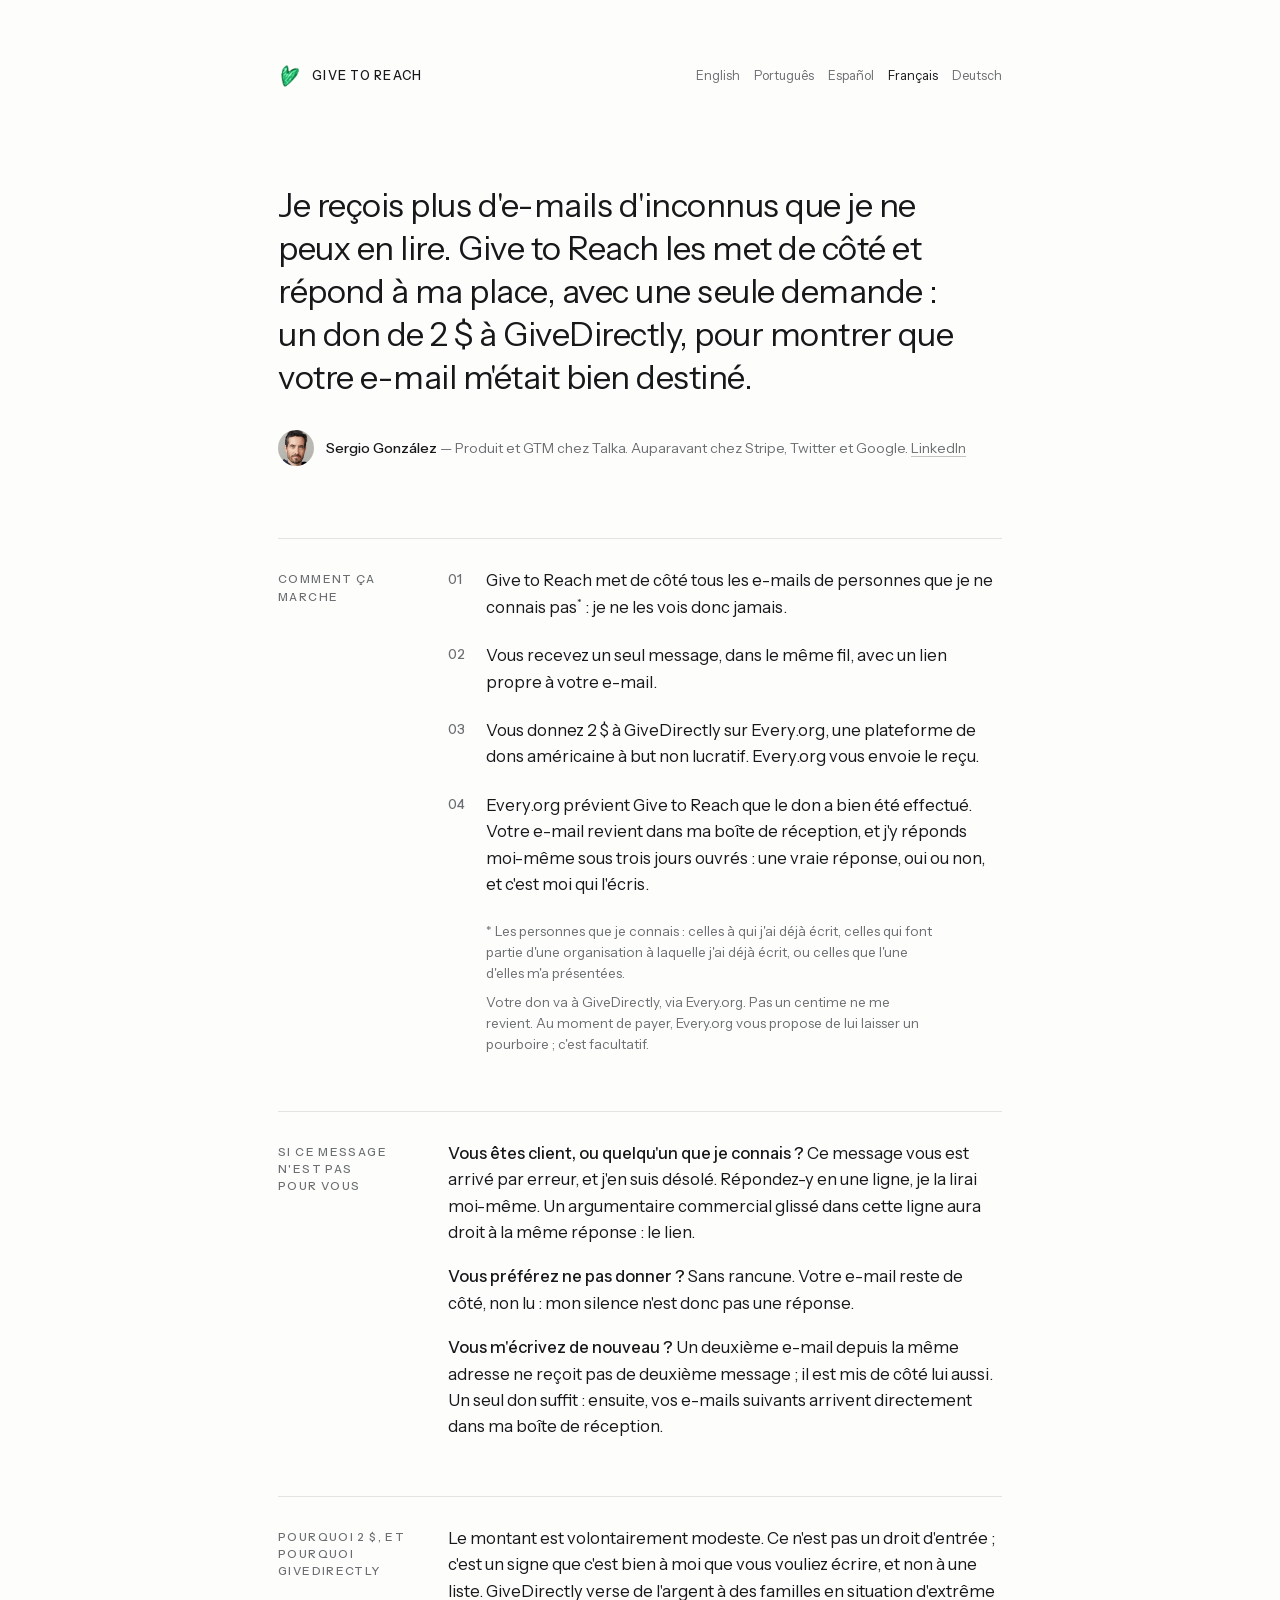
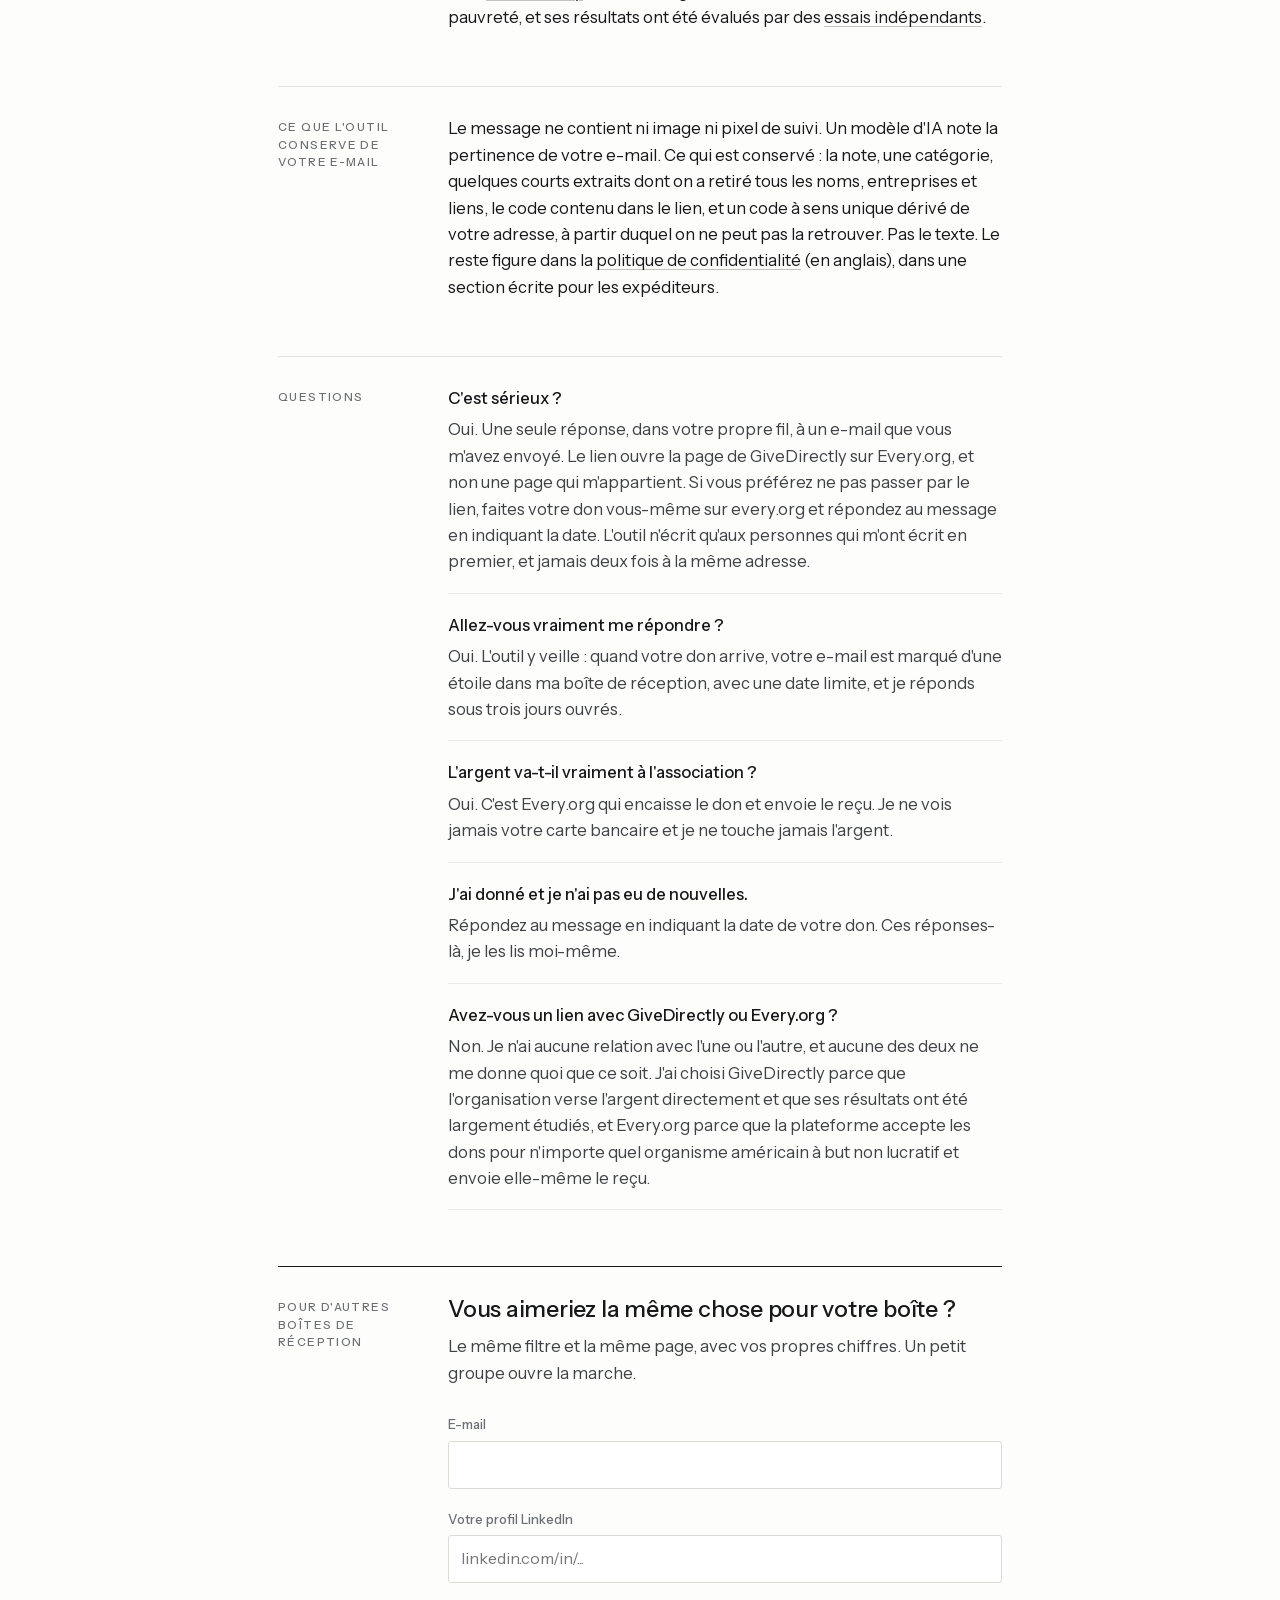
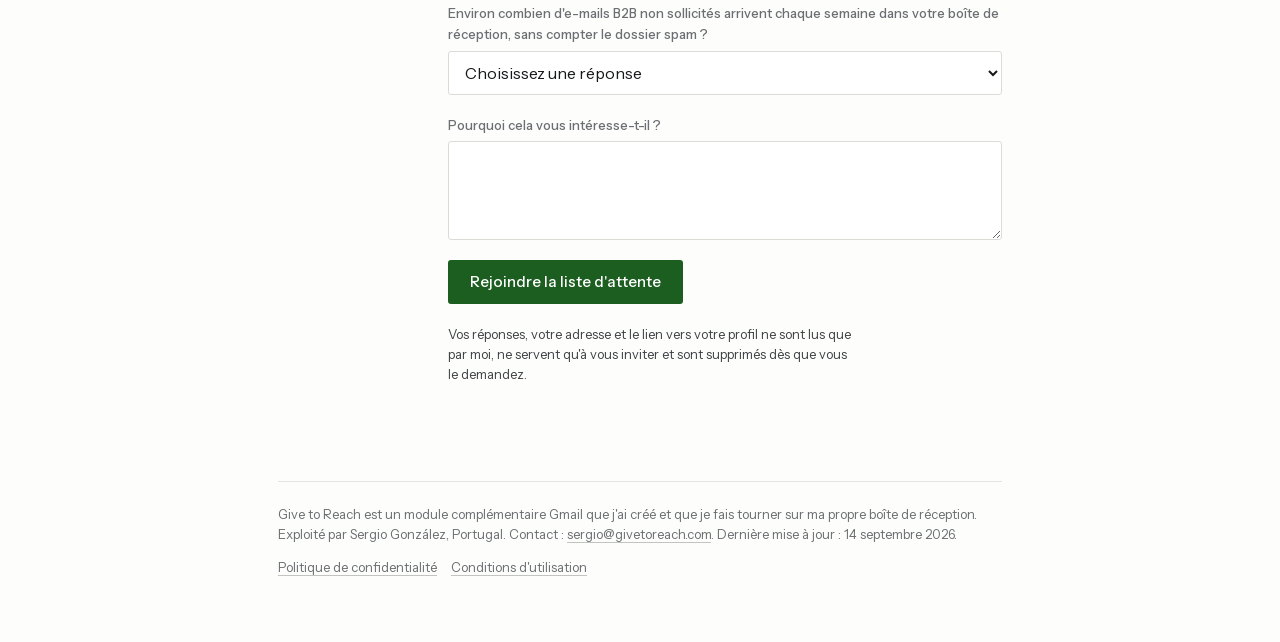
<file: fr/index.html>
<!DOCTYPE html>
<html lang="fr">
<head>
<meta charset="UTF-8">
<meta name="viewport" content="width=device-width, initial-scale=1.0">
<title>Give to Reach</title>
<meta name="description" content="Un don de 2 $ à GiveDirectly, pour montrer que votre e-mail m&#x27;était bien destiné. Comment fonctionne Give to Reach, et ce que l&#x27;outil conserve de votre e-mail.">
<link rel="icon" href="../logo/give-to-reach-logo-32.png">
<link rel="stylesheet" href="../styles.css">
</head>
<body>
<div class="wrap">

  <header class="top">
    <a class="mark" href="../"><img src="../logo/give-to-reach-logo-128.png" alt=""><span>Give to Reach</span></a>
    <nav class="langs"><a href="../">English</a> <a href="../pt/">Português</a> <a href="../es/">Español</a> <span>Français</span> <a href="../de/">Deutsch</a></nav>
  </header>

  <section class="hero">
    <h1 class="lede">Je reçois plus d'e-mails d'inconnus que je ne peux en lire. Give to Reach les met de côté et répond à ma place, avec une seule demande : un don de 2 $ à GiveDirectly, pour montrer que votre e-mail m'était bien destiné.</h1>
    <div class="byline">
      <img src="../sergio-320.jpg" alt="Sergio González">
      <p><strong>Sergio González</strong> — Produit et GTM chez Talka. Auparavant chez Stripe, Twitter et Google. <a href="https://www.linkedin.com/in/sgonzalezalonso/" target="_blank" rel="noopener">LinkedIn</a></p>
    </div>
  </section>

  <section class="row">
    <h2>Comment ça marche</h2>
    <div>
      <ol class="steps">
        <li>Give to Reach met de côté tous les e-mails de personnes que je ne connais pas<sup>*</sup> : je ne les vois donc jamais.</li>
        <li>Vous recevez un seul message, dans le même fil, avec un lien propre à votre e-mail.</li>
        <li>Vous donnez 2 $ à GiveDirectly sur Every.org, une plateforme de dons américaine à but non lucratif. Every.org vous envoie le reçu.</li>
        <li>Every.org prévient Give to Reach que le don a bien été effectué. Votre e-mail revient dans ma boîte de réception, et j'y réponds moi-même sous trois jours ouvrés : une vraie réponse, oui ou non, et c'est moi qui l'écris.</li>
      </ol>
      <div class="notes">
        <p>* Les personnes que je connais : celles à qui j'ai déjà écrit, celles qui font partie d'une organisation à laquelle j'ai déjà écrit, ou celles que l'une d'elles m'a présentées.</p>
        <p>Votre don va à GiveDirectly, via Every.org. Pas un centime ne me revient. Au moment de payer, Every.org vous propose de lui laisser un pourboire ; c'est facultatif.</p>
      </div>
    </div>
  </section>

  <section class="row">
    <h2>Si ce message n'est pas pour vous</h2>
    <div class="prose">
      <p><strong>Vous êtes client, ou quelqu'un que je connais ?</strong> Ce message vous est arrivé par erreur, et j'en suis désolé. Répondez-y en une ligne, je la lirai moi-même. Un argumentaire commercial glissé dans cette ligne aura droit à la même réponse : le lien.</p>
      <p><strong>Vous préférez ne pas donner ?</strong> Sans rancune. Votre e-mail reste de côté, non lu : mon silence n'est donc pas une réponse.</p>
      <p><strong>Vous m'écrivez de nouveau ?</strong> Un deuxième e-mail depuis la même adresse ne reçoit pas de deuxième message ; il est mis de côté lui aussi. Un seul don suffit : ensuite, vos e-mails suivants arrivent directement dans ma boîte de réception.</p>
    </div>
  </section>

  <section class="row">
    <h2>Pourquoi 2 $, et pourquoi GiveDirectly</h2>
    <div class="prose">
      <p>Le montant est volontairement modeste. Ce n'est pas un droit d'entrée ; c'est un signe que c'est bien à moi que vous vouliez écrire, et non à une liste. <a href="https://www.givedirectly.org/" target="_blank" rel="noopener">GiveDirectly</a> verse de l'argent à des familles en situation d'extrême pauvreté, et ses résultats ont été évalués par des <a href="https://www.givedirectly.org/research-at-give-directly/" target="_blank" rel="noopener">essais indépendants</a>.</p>
    </div>
  </section>

  <section class="row">
    <h2>Ce que l'outil conserve de votre e-mail</h2>
    <div class="prose">
      <p>Le message ne contient ni image ni pixel de suivi. Un modèle d'IA note la pertinence de votre e-mail. Ce qui est conservé : la note, une catégorie, quelques courts extraits dont on a retiré tous les noms, entreprises et liens, le code contenu dans le lien, et un code à sens unique dérivé de votre adresse, à partir duquel on ne peut pas la retrouver. Pas le texte. Le reste figure dans la <a href="../privacy/">politique de confidentialité</a> (en anglais), dans une section écrite pour les expéditeurs.</p>
    </div>
  </section>

  <section class="row">
    <h2>Questions</h2>
    <dl class="faq">
      <div class="qa">
        <dt>C'est sérieux ?</dt>
        <dd>Oui. Une seule réponse, dans votre propre fil, à un e-mail que vous m'avez envoyé. Le lien ouvre la page de GiveDirectly sur Every.org, et non une page qui m'appartient. Si vous préférez ne pas passer par le lien, faites votre don vous-même sur every.org et répondez au message en indiquant la date. L'outil n'écrit qu'aux personnes qui m'ont écrit en premier, et jamais deux fois à la même adresse.</dd>
      </div>
      <div class="qa">
        <dt>Allez-vous vraiment me répondre ?</dt>
        <dd>Oui. L'outil y veille : quand votre don arrive, votre e-mail est marqué d'une étoile dans ma boîte de réception, avec une date limite, et je réponds sous trois jours ouvrés.</dd>
      </div>
      <div class="qa">
        <dt>L'argent va-t-il vraiment à l'association ?</dt>
        <dd>Oui. C'est Every.org qui encaisse le don et envoie le reçu. Je ne vois jamais votre carte bancaire et je ne touche jamais l'argent.</dd>
      </div>
      <div class="qa">
        <dt>J'ai donné et je n'ai pas eu de nouvelles.</dt>
        <dd>Répondez au message en indiquant la date de votre don. Ces réponses-là, je les lis moi-même.</dd>
      </div>
      <div class="qa">
        <dt>Avez-vous un lien avec GiveDirectly ou Every.org ?</dt>
        <dd>Non. Je n'ai aucune relation avec l'une ou l'autre, et aucune des deux ne me donne quoi que ce soit. J'ai choisi GiveDirectly parce que l'organisation verse l'argent directement et que ses résultats ont été largement étudiés, et Every.org parce que la plateforme accepte les dons pour n'importe quel organisme américain à but non lucratif et envoie elle-même le reçu.</dd>
      </div>
    </dl>
  </section>

  <section class="row wl">
    <h2>Pour d'autres boîtes de réception</h2>
    <div>
      <h3>Vous aimeriez la même chose pour votre boîte ?</h3>
      <p>Le même filtre et la même page, avec vos propres chiffres. Un petit groupe ouvre la marche.</p>
      <form class="wl" method="post" action="https://give-to-reach-relay.sergigon.workers.dev/waitlist">
        <input type="hidden" name="lang" value="fr">
        <input type="hidden" name="t" value="">
        <p class="hp" aria-hidden="true"><label>Website <input type="text" name="website" tabindex="-1" autocomplete="off"></label></p>
        <div class="field">
          <label for="wl-email">E-mail</label>
          <input id="wl-email" type="email" name="email" maxlength="200" required autocomplete="email">
        </div>
        <div class="field">
          <label for="wl-linkedin">Votre profil LinkedIn</label>
          <input id="wl-linkedin" type="text" name="linkedin" maxlength="200" required inputmode="url" autocomplete="off" placeholder="linkedin.com/in/..." pattern="\s*(https?://)?([a-z]{1,3}\.)?linkedin\.com/in/[^\s\/?#]+/?([?#].*)?\s*" title="linkedin.com/in/your-name">
        </div>
        <div class="field">
          <label for="wl-volume">Environ combien d&#x27;e-mails B2B non sollicités arrivent chaque semaine dans votre boîte de réception, sans compter le dossier spam ?</label>
          <select id="wl-volume" name="volume" required>
            <option value="" selected disabled>Choisissez une réponse</option>
            <option value="lt5">moins de 5</option>
            <option value="5to20">de 5 à 20</option>
            <option value="20to50">de 20 à 50</option>
            <option value="gt50">plus de 50</option>
          </select>
        </div>
        <div class="field">
          <label for="wl-why">Pourquoi cela vous intéresse-t-il ?</label>
          <textarea id="wl-why" name="why" maxlength="1000" rows="3" required></textarea>
        </div>
        <div><button class="button" type="submit">Rejoindre la liste d&#x27;attente</button></div>
        <p class="fine">Vos réponses, votre adresse et le lien vers votre profil ne sont lus que par moi, ne servent qu'à vous inviter et sont supprimés dès que vous le demandez.</p>
      </form>
    </div>
  </section>

  <footer class="site">
    <p>Give to Reach est un module complémentaire Gmail que j'ai créé et que je fais tourner sur ma propre boîte de réception. Exploité par Sergio González, Portugal. Contact : <a href="mailto:sergio@givetoreach.com">sergio@givetoreach.com</a>. Dernière mise à jour : 14 septembre 2026.</p>
    <p class="links"><a href="../privacy/">Politique de confidentialité</a> <a href="../terms/">Conditions d'utilisation</a></p>
  </footer>
</div>
<script>
  document.querySelectorAll('form.wl input[name="t"]').forEach(function (i) { i.value = Date.now(); });
  document.querySelectorAll('form.wl').forEach(function (f) {
    f.addEventListener('submit', function () { f.querySelector('input[name="t"]').value = Date.now(); });
  });
</script>
</body>
</html>
</file>
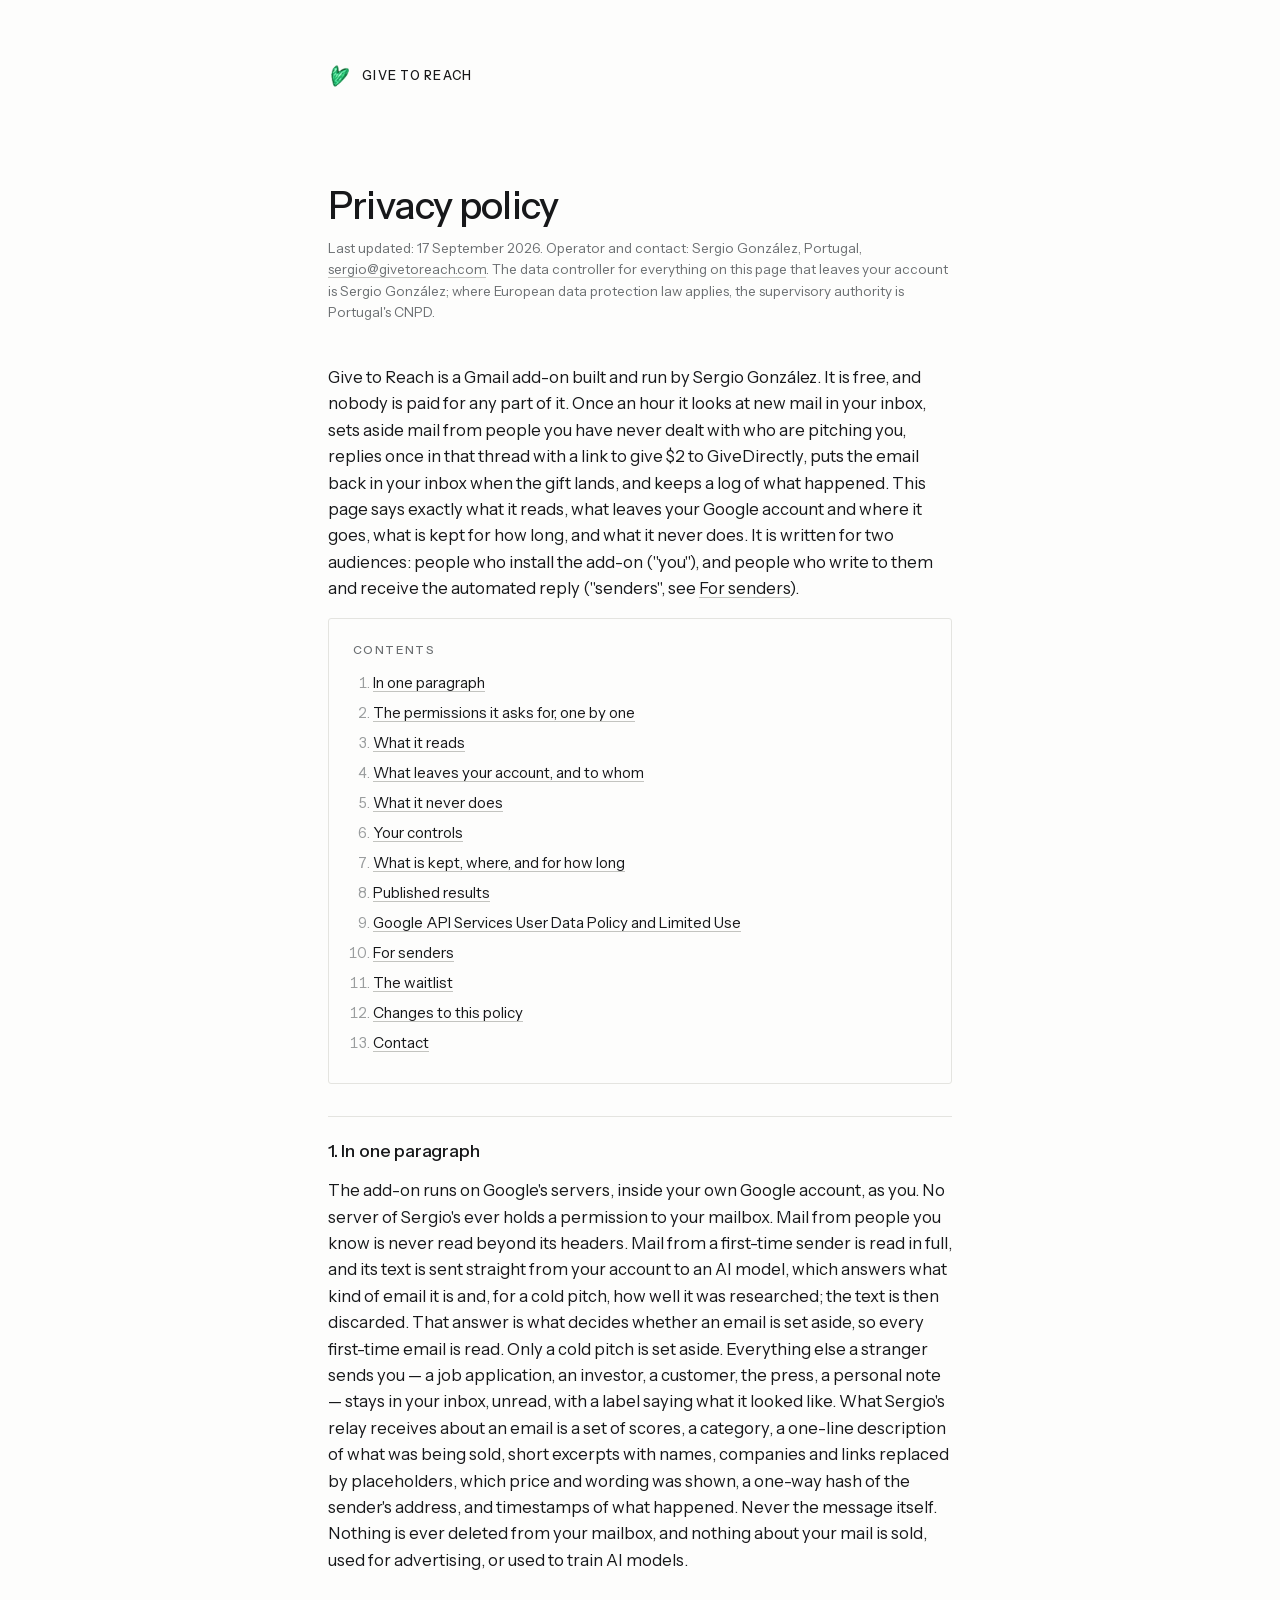
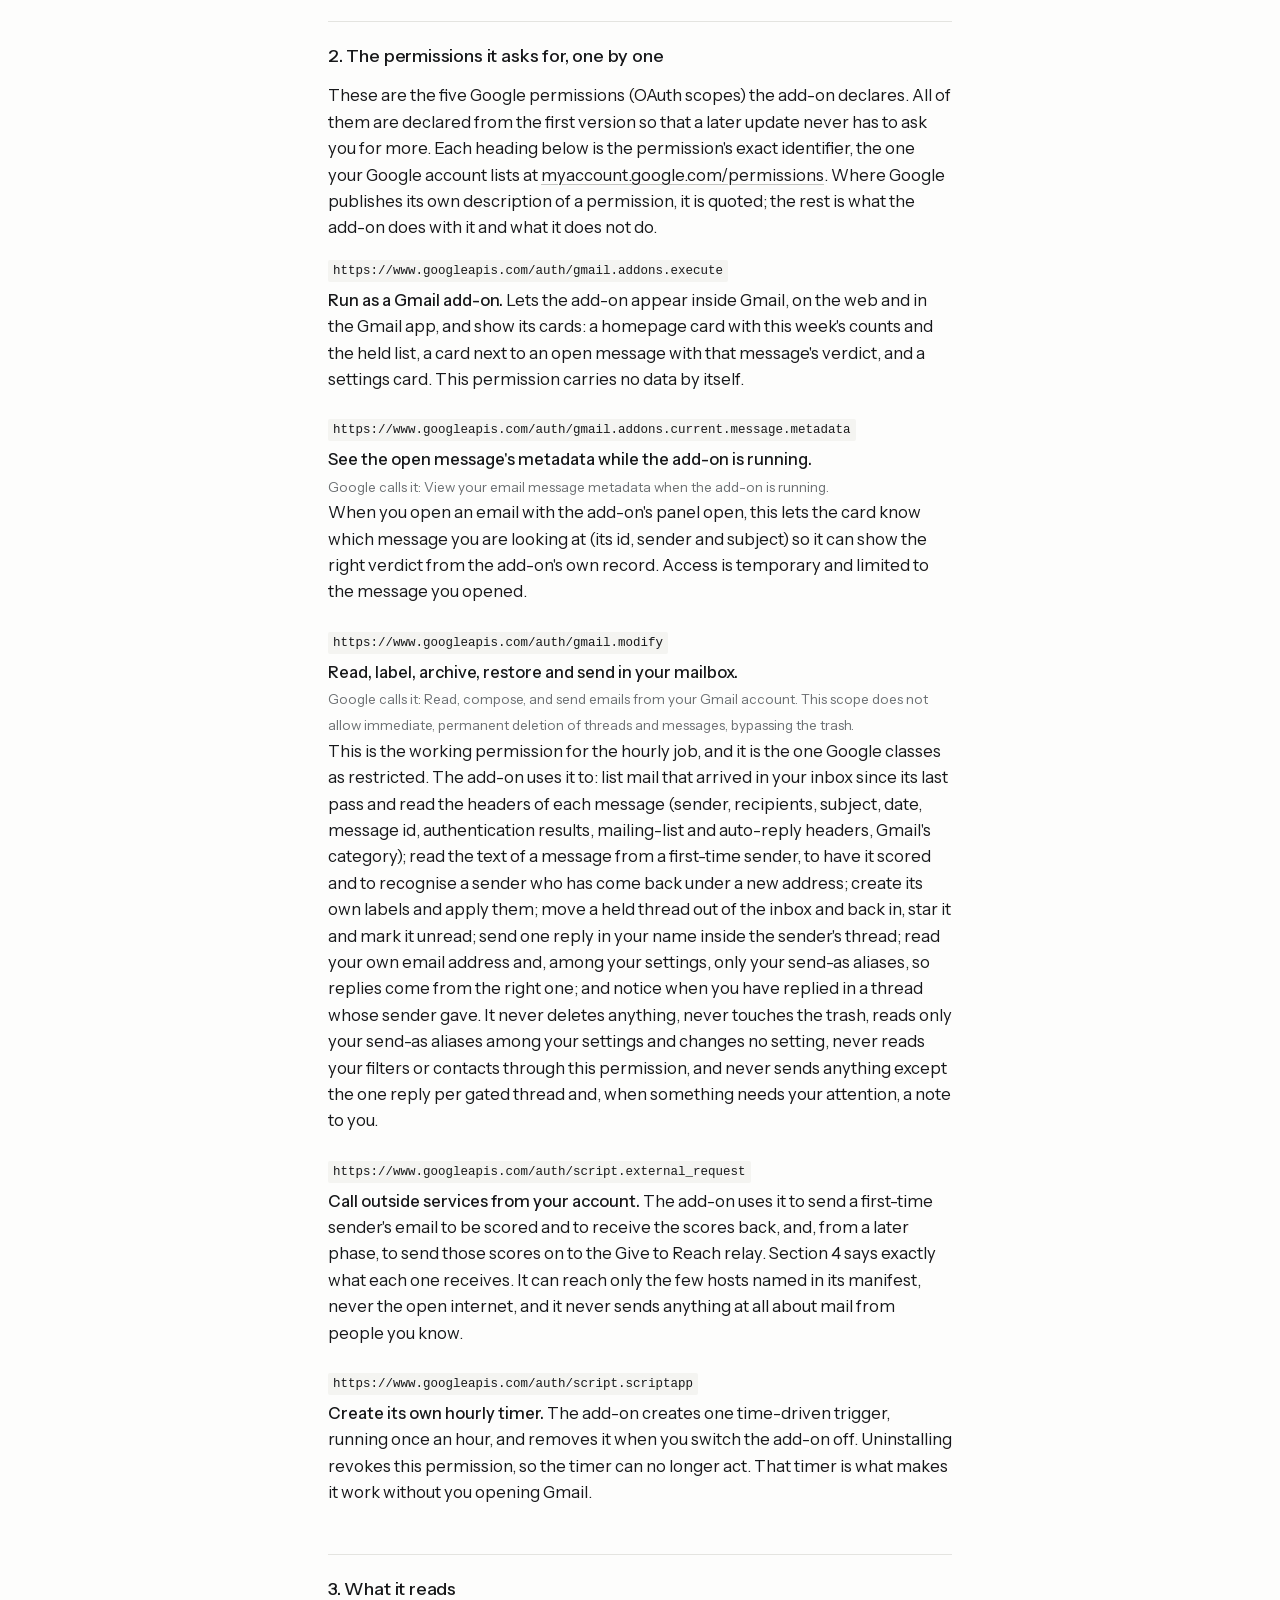
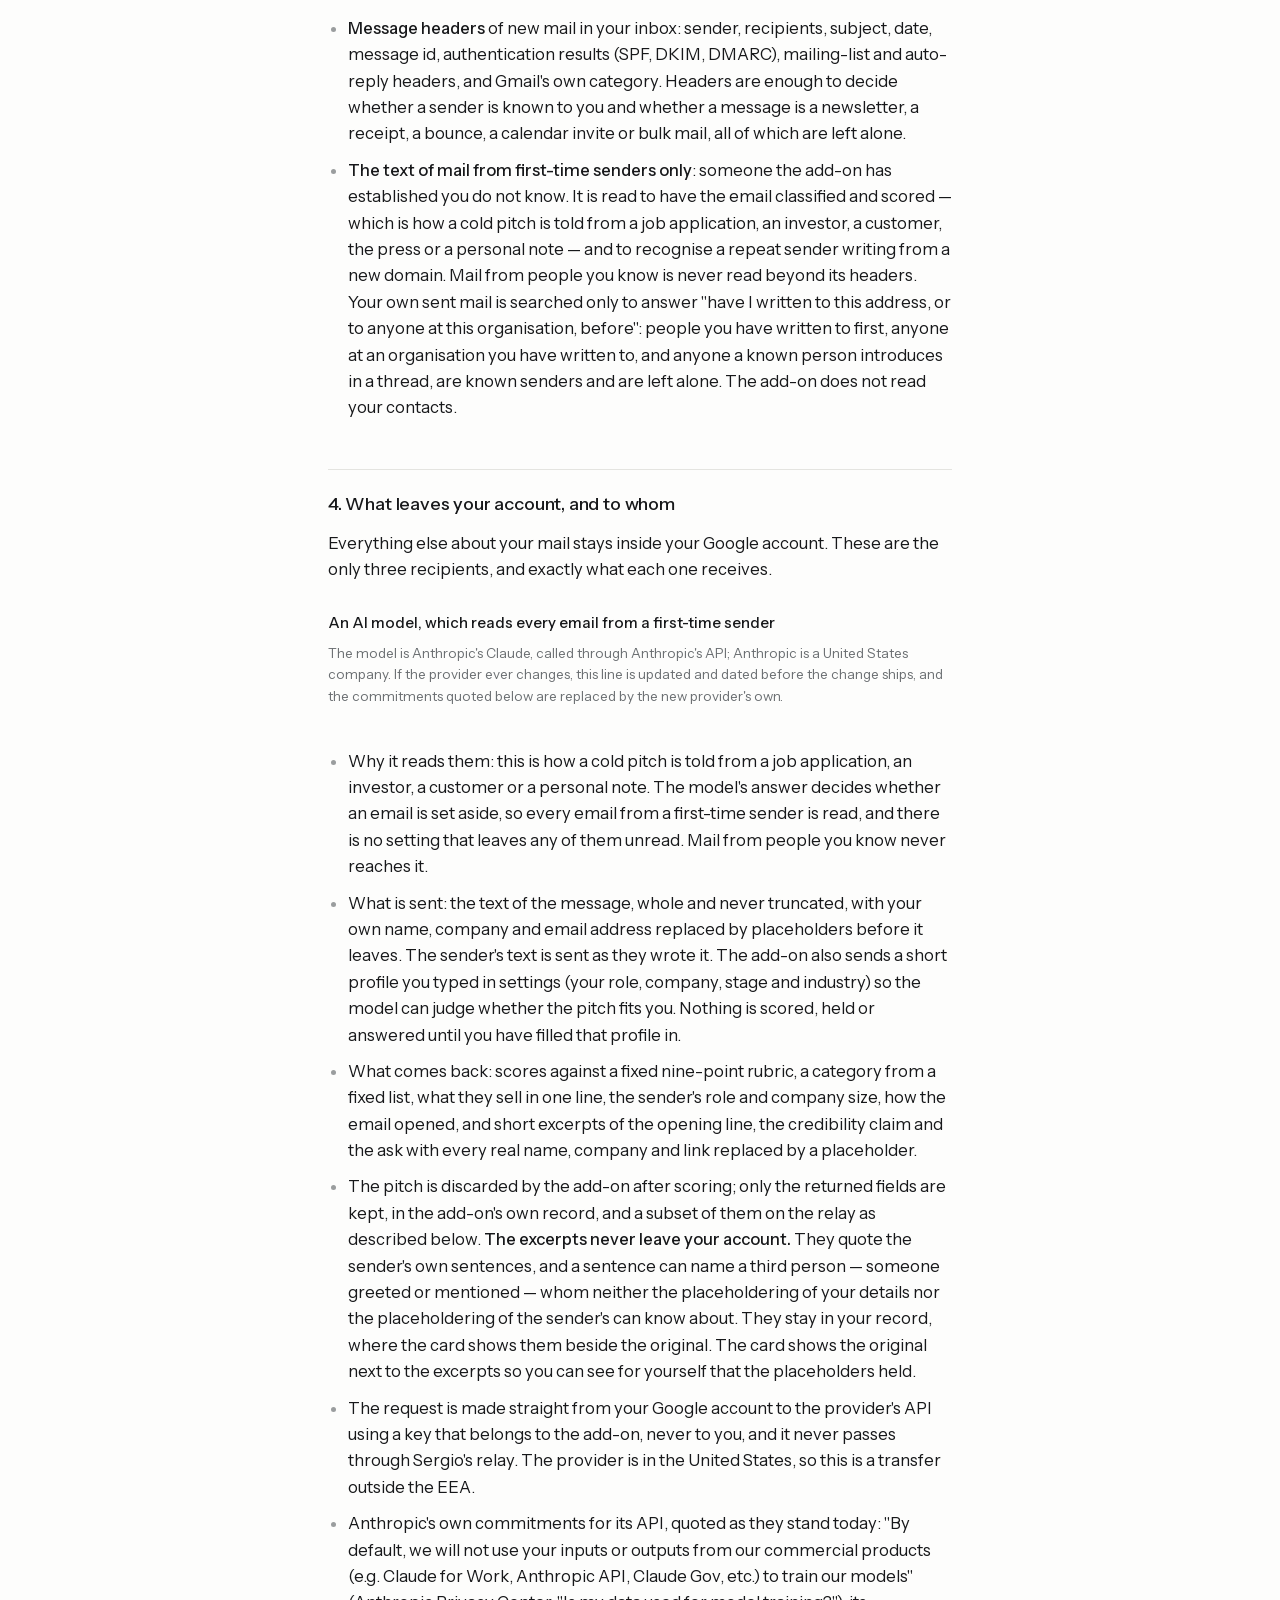
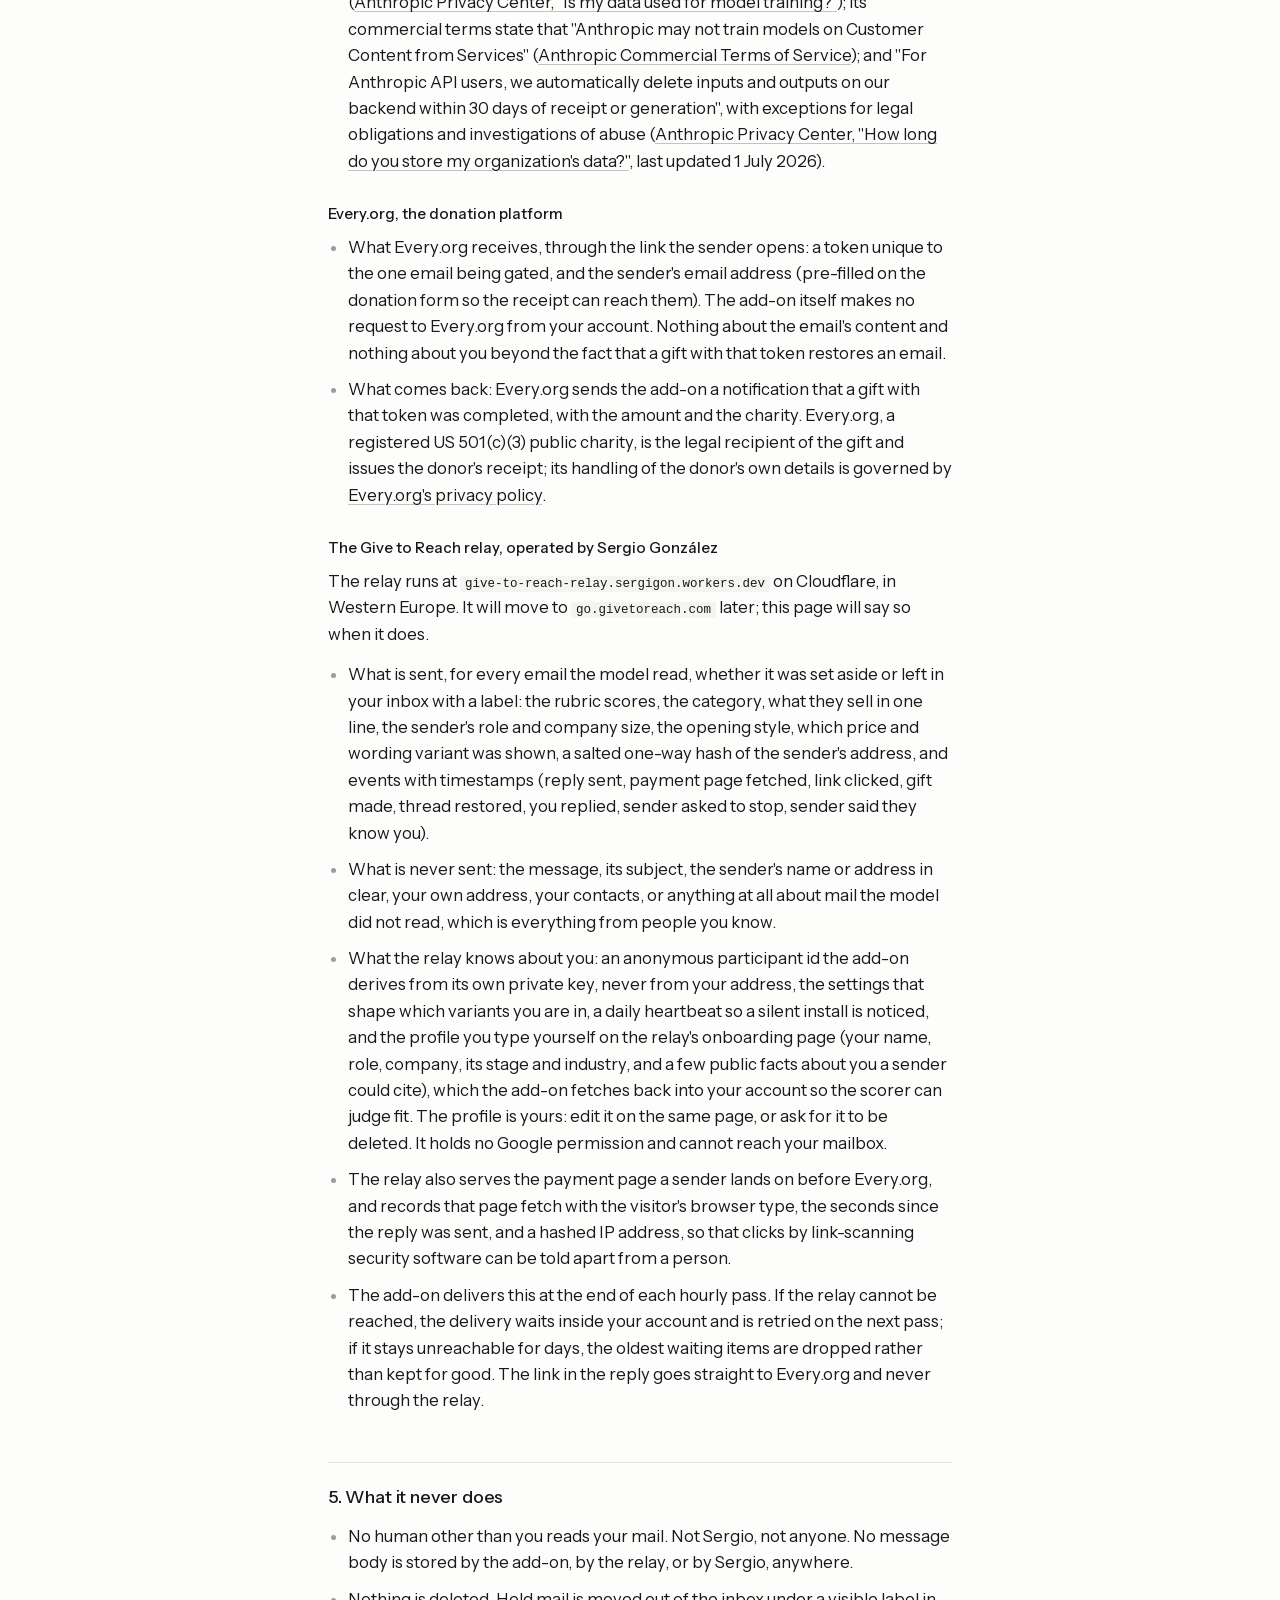
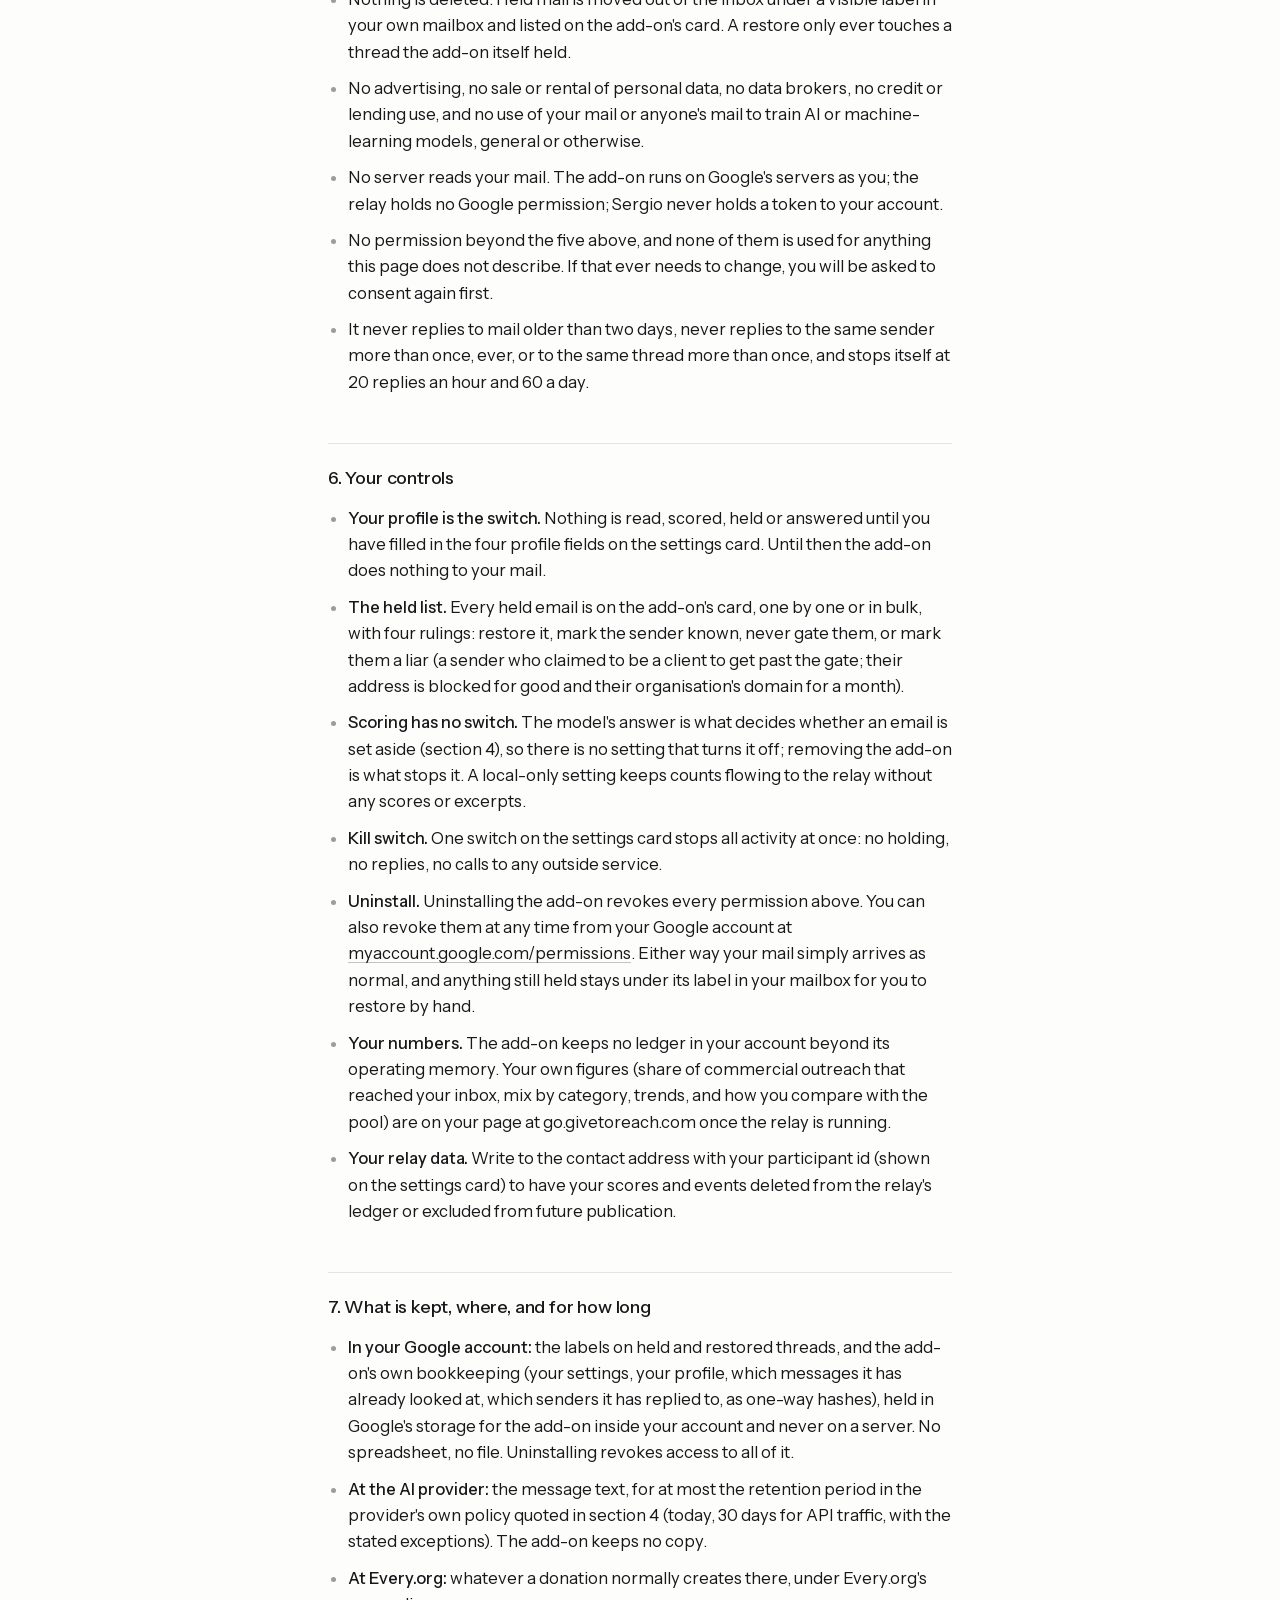
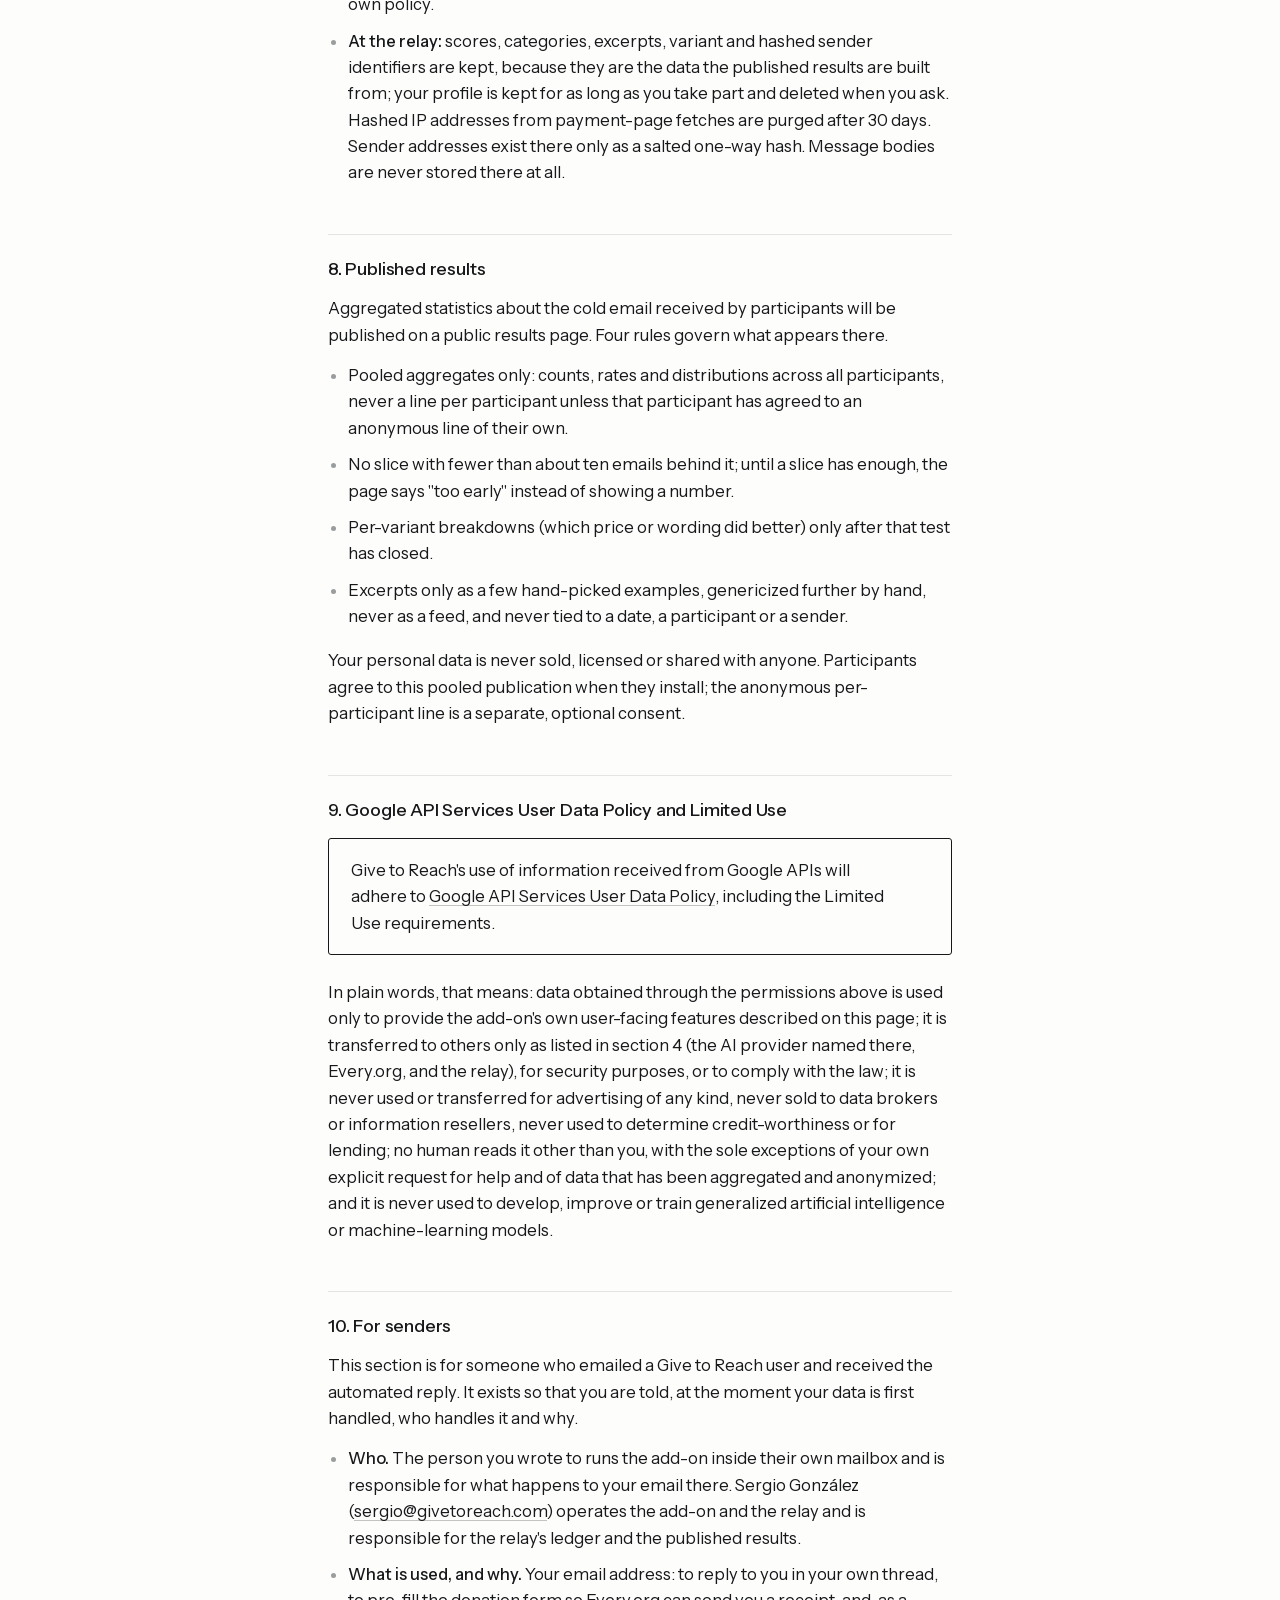
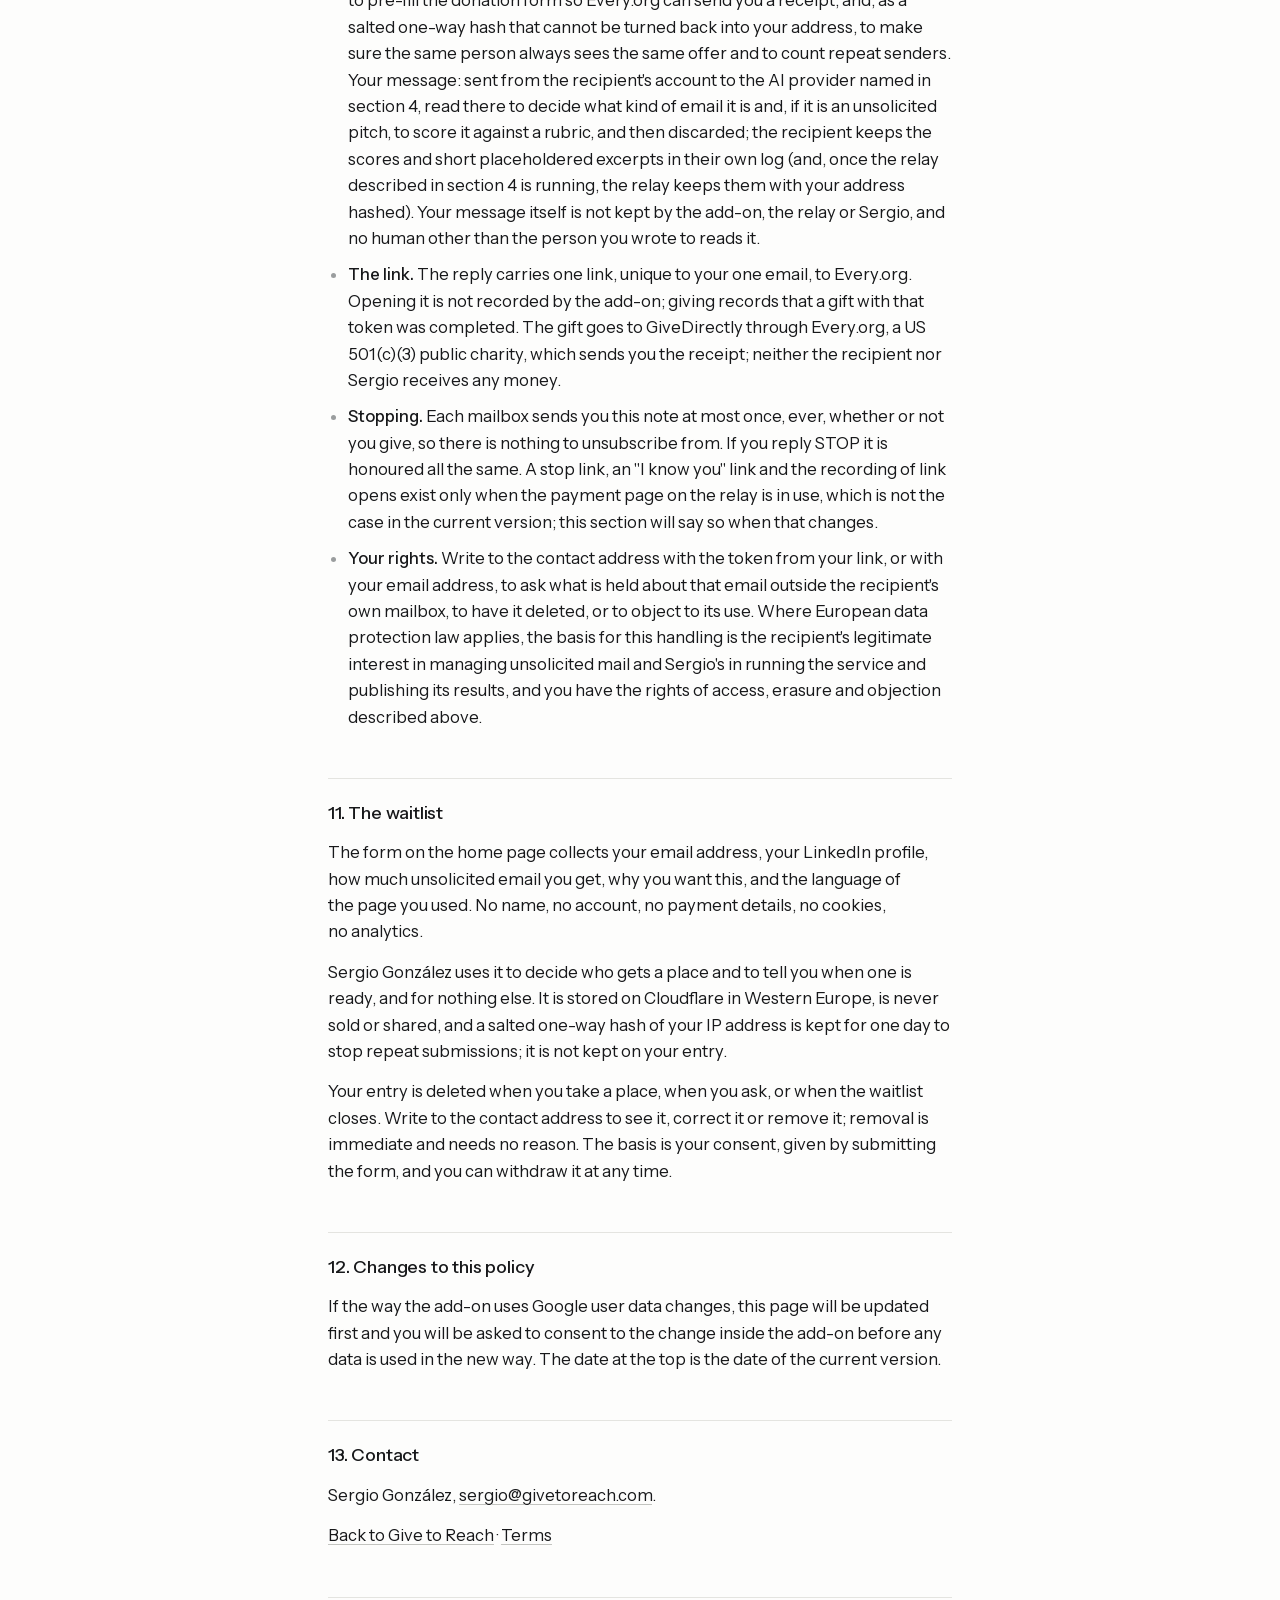
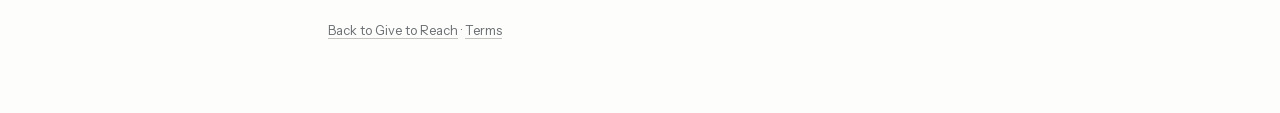
<file: privacy/index.html>
<!DOCTYPE html>
<html lang="en">
<head>
<meta charset="utf-8">
<meta name="viewport" content="width=device-width, initial-scale=1">
<title>Privacy policy · Give to Reach</title>
<link rel="icon" href="../logo/give-to-reach-logo-32.png">
<link rel="stylesheet" href="../styles.css">
</head>
<body>
<div class="wrap doc">

  <header class="top">
    <a class="mark" href="../"><img src="../logo/give-to-reach-logo-128.png" alt=""><span>Give to Reach</span></a>
  </header>
  <h1>Privacy policy</h1>
  <p class="meta"><em>Last updated: 17 September 2026. Operator and contact: Sergio González, Portugal, <a href="mailto:sergio@givetoreach.com">sergio@givetoreach.com</a>. The data controller for everything on this page that leaves your account is Sergio González; where European data protection law applies, the supervisory authority is Portugal's CNPD.</em></p>

  <p>Give to Reach is a Gmail add-on built and run by Sergio González. It is free, and nobody is paid for any part of it. Once an hour it looks at new mail in your inbox, sets aside mail from people you have never dealt with who are pitching you, replies once in that thread with a link to give $2 to GiveDirectly, puts the email back in your inbox when the gift lands, and keeps a log of what happened. This page says exactly what it reads, what leaves your Google account and where it goes, what is kept for how long, and what it never does. It is written for two audiences: people who install the add-on ("you"), and people who write to them and receive the automated reply ("senders", see <a href="#senders">For senders</a>).</p>

  <div class="contents box"><strong>Contents</strong>
  <ol>
  <li><a href="#summary">In one paragraph</a></li>
  <li><a href="#permissions">The permissions it asks for, one by one</a></li>
  <li><a href="#reads">What it reads</a></li>
  <li><a href="#leaves">What leaves your account, and to whom</a></li>
  <li><a href="#never">What it never does</a></li>
  <li><a href="#controls">Your controls</a></li>
  <li><a href="#retention">What is kept, where, and for how long</a></li>
  <li><a href="#published">Published results</a></li>
  <li><a href="#google">Google API Services User Data Policy and Limited Use</a></li>
  <li><a href="#senders">For senders</a></li>
  <li><a href="#waitlist">The waitlist</a></li>
  <li><a href="#changes">Changes to this policy</a></li>
  <li><a href="#contact">Contact</a></li>
  </ol></div>

  <h2 id="summary">1. In one paragraph</h2>
  <p>The add-on runs on Google's servers, inside your own Google account, as you. No server of Sergio's ever holds a permission to your mailbox. Mail from people you know is never read beyond its headers. Mail from a first-time sender is read in full, and its text is sent straight from your account to an AI model, which answers what kind of email it is and, for a cold pitch, how well it was researched; the text is then discarded. That answer is what decides whether an email is set aside, so every first-time email is read. Only a cold pitch is set aside. Everything else a stranger sends you &mdash; a job application, an investor, a customer, the press, a personal note &mdash; stays in your inbox, unread, with a label saying what it looked like. What Sergio's relay receives about an email is a set of scores, a category, a one-line description of what was being sold, short excerpts with names, companies and links replaced by placeholders, which price and wording was shown, a one-way hash of the sender's address, and timestamps of what happened. Never the message itself. Nothing is ever deleted from your mailbox, and nothing about your mail is sold, used for advertising, or used to train AI models.</p>

  <h2 id="permissions">2. The permissions it asks for, one by one</h2>
  <p>These are the five Google permissions (OAuth scopes) the add-on declares. All of them are declared from the first version so that a later update never has to ask you for more. Each heading below is the permission's exact identifier, the one your Google account lists at <a href="https://myaccount.google.com/permissions">myaccount.google.com/permissions</a>. Where Google publishes its own description of a permission, it is quoted; the rest is what the add-on does with it and what it does not do.</p>

  <div class="scope"><code>https://www.googleapis.com/auth/gmail.addons.execute</code><br>
  <strong>Run as a Gmail add-on.</strong> Lets the add-on appear inside Gmail, on the web and in the Gmail app, and show its cards: a homepage card with this week's counts and the held list, a card next to an open message with that message's verdict, and a settings card. This permission carries no data by itself.</div>

  <div class="scope"><code>https://www.googleapis.com/auth/gmail.addons.current.message.metadata</code><br>
  <strong>See the open message's metadata while the add-on is running.</strong><br>
  <span class="meta">Google calls it: View your email message metadata when the add-on is running.</span><br>
  When you open an email with the add-on's panel open, this lets the card know which message you are looking at (its id, sender and subject) so it can show the right verdict from the add-on's own record. Access is temporary and limited to the message you opened.</div>

  <div class="scope"><code>https://www.googleapis.com/auth/gmail.modify</code><br>
  <strong>Read, label, archive, restore and send in your mailbox.</strong><br>
  <span class="meta">Google calls it: Read, compose, and send emails from your Gmail account. This scope does not allow immediate, permanent deletion of threads and messages, bypassing the trash.</span><br>
  This is the working permission for the hourly job, and it is the one Google classes as restricted. The add-on uses it to: list mail that arrived in your inbox since its last pass and read the headers of each message (sender, recipients, subject, date, message id, authentication results, mailing-list and auto-reply headers, Gmail's category); read the text of a message from a first-time sender, to have it scored and to recognise a sender who has come back under a new address; create its own labels and apply them; move a held thread out of the inbox and back in, star it and mark it unread; send one reply in your name inside the sender's thread; read your own email address and, among your settings, only your send-as aliases, so replies come from the right one; and notice when you have replied in a thread whose sender gave. It never deletes anything, never touches the trash, reads only your send-as aliases among your settings and changes no setting, never reads your filters or contacts through this permission, and never sends anything except the one reply per gated thread and, when something needs your attention, a note to you.</div>

  <div class="scope"><code>https://www.googleapis.com/auth/script.external_request</code><br>
  <strong>Call outside services from your account.</strong> The add-on uses it to send a first-time sender's email to be scored and to receive the scores back, and, from a later phase, to send those scores on to the Give to Reach relay. Section 4 says exactly what each one receives. It can reach only the few hosts named in its manifest, never the open internet, and it never sends anything at all about mail from people you know.</div>

  <div class="scope"><code>https://www.googleapis.com/auth/script.scriptapp</code><br>
  <strong>Create its own hourly timer.</strong> The add-on creates one time-driven trigger, running once an hour, and removes it when you switch the add-on off. Uninstalling revokes this permission, so the timer can no longer act. That timer is what makes it work without you opening Gmail.</div>

  <h2 id="reads">3. What it reads</h2>
  <ul>
  <li><strong>Message headers</strong> of new mail in your inbox: sender, recipients, subject, date, message id, authentication results (SPF, DKIM, DMARC), mailing-list and auto-reply headers, and Gmail's own category. Headers are enough to decide whether a sender is known to you and whether a message is a newsletter, a receipt, a bounce, a calendar invite or bulk mail, all of which are left alone.</li>
  <li><strong>The text of mail from first-time senders only</strong>: someone the add-on has established you do not know. It is read to have the email classified and scored &mdash; which is how a cold pitch is told from a job application, an investor, a customer, the press or a personal note &mdash; and to recognise a repeat sender writing from a new domain. Mail from people you know is never read beyond its headers. Your own sent mail is searched only to answer "have I written to this address, or to anyone at this organisation, before": people you have written to first, anyone at an organisation you have written to, and anyone a known person introduces in a thread, are known senders and are left alone. The add-on does not read your contacts.</li>
  </ul>

  <h2 id="leaves">4. What leaves your account, and to whom</h2>
  <p>Everything else about your mail stays inside your Google account. These are the only three recipients, and exactly what each one receives.</p>

  <h3>An AI model, which reads every email from a first-time sender</h3>
  <p class="meta"><em>The model is Anthropic's Claude, called through Anthropic's API; Anthropic is a United States company. If the provider ever changes, this line is updated and dated before the change ships, and the commitments quoted below are replaced by the new provider's own.</em></p>
  <ul>
  <li>Why it reads them: this is how a cold pitch is told from a job application, an investor, a customer or a personal note. The model's answer decides whether an email is set aside, so every email from a first-time sender is read, and there is no setting that leaves any of them unread. Mail from people you know never reaches it.</li>
  <li>What is sent: the text of the message, whole and never truncated, with your own name, company and email address replaced by placeholders before it leaves. The sender's text is sent as they wrote it. The add-on also sends a short profile you typed in settings (your role, company, stage and industry) so the model can judge whether the pitch fits you. Nothing is scored, held or answered until you have filled that profile in.</li>
  <li>What comes back: scores against a fixed nine-point rubric, a category from a fixed list, what they sell in one line, the sender's role and company size, how the email opened, and short excerpts of the opening line, the credibility claim and the ask with every real name, company and link replaced by a placeholder.</li>
  <li>The pitch is discarded by the add-on after scoring; only the returned fields are kept, in the add-on's own record, and a subset of them on the relay as described below. <strong>The excerpts never leave your account.</strong> They quote the sender's own sentences, and a sentence can name a third person &mdash; someone greeted or mentioned &mdash; whom neither the placeholdering of your details nor the placeholdering of the sender's can know about. They stay in your record, where the card shows them beside the original. The card shows the original next to the excerpts so you can see for yourself that the placeholders held.</li>
  <li>The request is made straight from your Google account to the provider's API using a key that belongs to the add-on, never to you, and it never passes through Sergio's relay. The provider is in the United States, so this is a transfer outside the EEA.</li>
  <li>Anthropic's own commitments for its API, quoted as they stand today: "By default, we will not use your inputs or outputs from our commercial products (e.g. Claude for Work, Anthropic API, Claude Gov, etc.) to train our models" (<a href="https://privacy.claude.com/en/articles/7996868-is-my-data-used-for-model-training">Anthropic Privacy Center, "Is my data used for model training?"</a>); its commercial terms state that "Anthropic may not train models on Customer Content from Services" (<a href="https://www.anthropic.com/legal/commercial-terms">Anthropic Commercial Terms of Service</a>); and "For Anthropic API users, we automatically delete inputs and outputs on our backend within 30 days of receipt or generation", with exceptions for legal obligations and investigations of abuse (<a href="https://privacy.claude.com/en/articles/7996866-how-long-do-you-store-my-organization-s-data">Anthropic Privacy Center, "How long do you store my organization's data?"</a>, last updated 1 July 2026).</li>
  </ul>

  <h3>Every.org, the donation platform</h3>
  <ul>
  <li>What Every.org receives, through the link the sender opens: a token unique to the one email being gated, and the sender's email address (pre-filled on the donation form so the receipt can reach them). The add-on itself makes no request to Every.org from your account. Nothing about the email's content and nothing about you beyond the fact that a gift with that token restores an email.</li>
  <li>What comes back: Every.org sends the add-on a notification that a gift with that token was completed, with the amount and the charity. Every.org, a registered US 501(c)(3) public charity, is the legal recipient of the gift and issues the donor's receipt; its handling of the donor's own details is governed by <a href="https://www.every.org/privacy">Every.org's privacy policy</a>.</li>
  </ul>

  <h3>The Give to Reach relay, operated by Sergio González</h3>
  <p>The relay runs at <code>give-to-reach-relay.sergigon.workers.dev</code> on Cloudflare, in Western Europe. It will move to <code>go.givetoreach.com</code> later; this page will say so when it does.</p>
  <ul>
  <li>What is sent, for every email the model read, whether it was set aside or left in your inbox with a label: the rubric scores, the category, what they sell in one line, the sender's role and company size, the opening style, which price and wording variant was shown, a salted one-way hash of the sender's address, and events with timestamps (reply sent, payment page fetched, link clicked, gift made, thread restored, you replied, sender asked to stop, sender said they know you).</li>
  <li>What is never sent: the message, its subject, the sender's name or address in clear, your own address, your contacts, or anything at all about mail the model did not read, which is everything from people you know.</li>
  <li>What the relay knows about you: an anonymous participant id the add-on derives from its own private key, never from your address, the settings that shape which variants you are in, a daily heartbeat so a silent install is noticed, and the profile you type yourself on the relay's onboarding page (your name, role, company, its stage and industry, and a few public facts about you a sender could cite), which the add-on fetches back into your account so the scorer can judge fit. The profile is yours: edit it on the same page, or ask for it to be deleted. It holds no Google permission and cannot reach your mailbox.</li>
  <li>The relay also serves the payment page a sender lands on before Every.org, and records that page fetch with the visitor's browser type, the seconds since the reply was sent, and a hashed IP address, so that clicks by link-scanning security software can be told apart from a person.</li>
  <li>The add-on delivers this at the end of each hourly pass. If the relay cannot be reached, the delivery waits inside your account and is retried on the next pass; if it stays unreachable for days, the oldest waiting items are dropped rather than kept for good. The link in the reply goes straight to Every.org and never through the relay.</li>
  </ul>

  <h2 id="never">5. What it never does</h2>
  <ul>
  <li>No human other than you reads your mail. Not Sergio, not anyone. No message body is stored by the add-on, by the relay, or by Sergio, anywhere.</li>
  <li>Nothing is deleted. Held mail is moved out of the inbox under a visible label in your own mailbox and listed on the add-on's card. A restore only ever touches a thread the add-on itself held.</li>
  <li>No advertising, no sale or rental of personal data, no data brokers, no credit or lending use, and no use of your mail or anyone's mail to train AI or machine-learning models, general or otherwise.</li>
  <li>No server reads your mail. The add-on runs on Google's servers as you; the relay holds no Google permission; Sergio never holds a token to your account.</li>
  <li>No permission beyond the five above, and none of them is used for anything this page does not describe. If that ever needs to change, you will be asked to consent again first.</li>
  <li>It never replies to mail older than two days, never replies to the same sender more than once, ever, or to the same thread more than once, and stops itself at 20 replies an hour and 60 a day.</li>
  </ul>

  <h2 id="controls">6. Your controls</h2>
  <ul>
  <li><strong>Your profile is the switch.</strong> Nothing is read, scored, held or answered until you have filled in the four profile fields on the settings card. Until then the add-on does nothing to your mail.</li>
  <li><strong>The held list.</strong> Every held email is on the add-on's card, one by one or in bulk, with four rulings: restore it, mark the sender known, never gate them, or mark them a liar (a sender who claimed to be a client to get past the gate; their address is blocked for good and their organisation's domain for a month).</li>
  <li><strong>Scoring has no switch.</strong> The model's answer is what decides whether an email is set aside (section 4), so there is no setting that turns it off; removing the add-on is what stops it. A local-only setting keeps counts flowing to the relay without any scores or excerpts.</li>
  <li><strong>Kill switch.</strong> One switch on the settings card stops all activity at once: no holding, no replies, no calls to any outside service.</li>
  <li><strong>Uninstall.</strong> Uninstalling the add-on revokes every permission above. You can also revoke them at any time from your Google account at <a href="https://myaccount.google.com/permissions">myaccount.google.com/permissions</a>. Either way your mail simply arrives as normal, and anything still held stays under its label in your mailbox for you to restore by hand.</li>
  <li><strong>Your numbers.</strong> The add-on keeps no ledger in your account beyond its operating memory. Your own figures (share of commercial outreach that reached your inbox, mix by category, trends, and how you compare with the pool) are on your page at go.givetoreach.com once the relay is running.</li>
  <li><strong>Your relay data.</strong> Write to the contact address with your participant id (shown on the settings card) to have your scores and events deleted from the relay's ledger or excluded from future publication.</li>
  </ul>

  <h2 id="retention">7. What is kept, where, and for how long</h2>
  <ul>
  <li><strong>In your Google account:</strong> the labels on held and restored threads, and the add-on's own bookkeeping (your settings, your profile, which messages it has already looked at, which senders it has replied to, as one-way hashes), held in Google's storage for the add-on inside your account and never on a server. No spreadsheet, no file. Uninstalling revokes access to all of it.</li>
  <li><strong>At the AI provider:</strong> the message text, for at most the retention period in the provider's own policy quoted in section 4 (today, 30 days for API traffic, with the stated exceptions). The add-on keeps no copy.</li>
  <li><strong>At Every.org:</strong> whatever a donation normally creates there, under Every.org's own policy.</li>
  <li><strong>At the relay:</strong> scores, categories, excerpts, variant and hashed sender identifiers are kept, because they are the data the published results are built from; your profile is kept for as long as you take part and deleted when you ask. Hashed IP addresses from payment-page fetches are purged after 30 days. Sender addresses exist there only as a salted one-way hash. Message bodies are never stored there at all.</li>
  </ul>

  <h2 id="published">8. Published results</h2>
  <p>Aggregated statistics about the cold email received by participants will be published on a public results page. Four rules govern what appears there.</p>
  <ul>
  <li>Pooled aggregates only: counts, rates and distributions across all participants, never a line per participant unless that participant has agreed to an anonymous line of their own.</li>
  <li>No slice with fewer than about ten emails behind it; until a slice has enough, the page says "too early" instead of showing a number.</li>
  <li>Per-variant breakdowns (which price or wording did better) only after that test has closed.</li>
  <li>Excerpts only as a few hand-picked examples, genericized further by hand, never as a feed, and never tied to a date, a participant or a sender.</li>
  </ul>
  <p>Your personal data is never sold, licensed or shared with anyone. Participants agree to this pooled publication when they install; the anonymous per-participant line is a separate, optional consent.</p>

  <h2 id="google">9. Google API Services User Data Policy and Limited Use</h2>
  <div class="disclosure">Give to Reach's use of information received from Google APIs will adhere to <a href="https://developers.google.com/terms/api-services-user-data-policy">Google API Services User Data Policy</a>, including the Limited Use requirements.</div>
  <p>In plain words, that means: data obtained through the permissions above is used only to provide the add-on's own user-facing features described on this page; it is transferred to others only as listed in section 4 (the AI provider named there, Every.org, and the relay), for security purposes, or to comply with the law; it is never used or transferred for advertising of any kind, never sold to data brokers or information resellers, never used to determine credit-worthiness or for lending; no human reads it other than you, with the sole exceptions of your own explicit request for help and of data that has been aggregated and anonymized; and it is never used to develop, improve or train generalized artificial intelligence or machine-learning models.</p>

  <h2 id="senders">10. For senders</h2>
  <p>This section is for someone who emailed a Give to Reach user and received the automated reply. It exists so that you are told, at the moment your data is first handled, who handles it and why.</p>
  <ul>
  <li><strong>Who.</strong> The person you wrote to runs the add-on inside their own mailbox and is responsible for what happens to your email there. Sergio González (<a href="mailto:sergio@givetoreach.com">sergio@givetoreach.com</a>) operates the add-on and the relay and is responsible for the relay's ledger and the published results.</li>
  <li><strong>What is used, and why.</strong> Your email address: to reply to you in your own thread, to pre-fill the donation form so Every.org can send you a receipt, and, as a salted one-way hash that cannot be turned back into your address, to make sure the same person always sees the same offer and to count repeat senders. Your message: sent from the recipient's account to the AI provider named in section 4, read there to decide what kind of email it is and, if it is an unsolicited pitch, to score it against a rubric, and then discarded; the recipient keeps the scores and short placeholdered excerpts in their own log (and, once the relay described in section 4 is running, the relay keeps them with your address hashed). Your message itself is not kept by the add-on, the relay or Sergio, and no human other than the person you wrote to reads it.</li>
  <li><strong>The link.</strong> The reply carries one link, unique to your one email, to Every.org. Opening it is not recorded by the add-on; giving records that a gift with that token was completed. The gift goes to GiveDirectly through Every.org, a US 501(c)(3) public charity, which sends you the receipt; neither the recipient nor Sergio receives any money.</li>
  <li><strong>Stopping.</strong> Each mailbox sends you this note at most once, ever, whether or not you give, so there is nothing to unsubscribe from. If you reply STOP it is honoured all the same. A stop link, an "I know you" link and the recording of link opens exist only when the payment page on the relay is in use, which is not the case in the current version; this section will say so when that changes.</li>
  <li><strong>Your rights.</strong> Write to the contact address with the token from your link, or with your email address, to ask what is held about that email outside the recipient's own mailbox, to have it deleted, or to object to its use. Where European data protection law applies, the basis for this handling is the recipient's legitimate interest in managing unsolicited mail and Sergio's in running the service and publishing its results, and you have the rights of access, erasure and objection described above.</li>
  </ul>

  <h2 id="waitlist">11. The waitlist</h2>
  <p>The form on the home page collects your email address, your LinkedIn profile, how much unsolicited email you get, why you want this, and the language of the page you used. No name, no account, no payment details, no cookies, no analytics.</p>
  <p>Sergio González uses it to decide who gets a place and to tell you when one is ready, and for nothing else. It is stored on Cloudflare in Western Europe, is never sold or shared, and a salted one-way hash of your IP address is kept for one day to stop repeat submissions; it is not kept on your entry.</p>
  <p>Your entry is deleted when you take a place, when you ask, or when the waitlist closes. Write to the contact address to see it, correct it or remove it; removal is immediate and needs no reason. The basis is your consent, given by submitting the form, and you can withdraw it at any time.</p>

  <h2 id="changes">12. Changes to this policy</h2>
  <p>If the way the add-on uses Google user data changes, this page will be updated first and you will be asked to consent to the change inside the add-on before any data is used in the new way. The date at the top is the date of the current version.</p>

  <h2 id="contact">13. Contact</h2>
  <p>Sergio González, <a href="mailto:sergio@givetoreach.com">sergio@givetoreach.com</a>.</p>

  <p><a href="/">Back to Give to Reach</a> · <a href="/terms/">Terms</a></p>

  <p class="end"><a href="/">Back to Give to Reach</a> · <a href="/terms/">Terms</a></p>
</div>
</body>
</html>
</file>
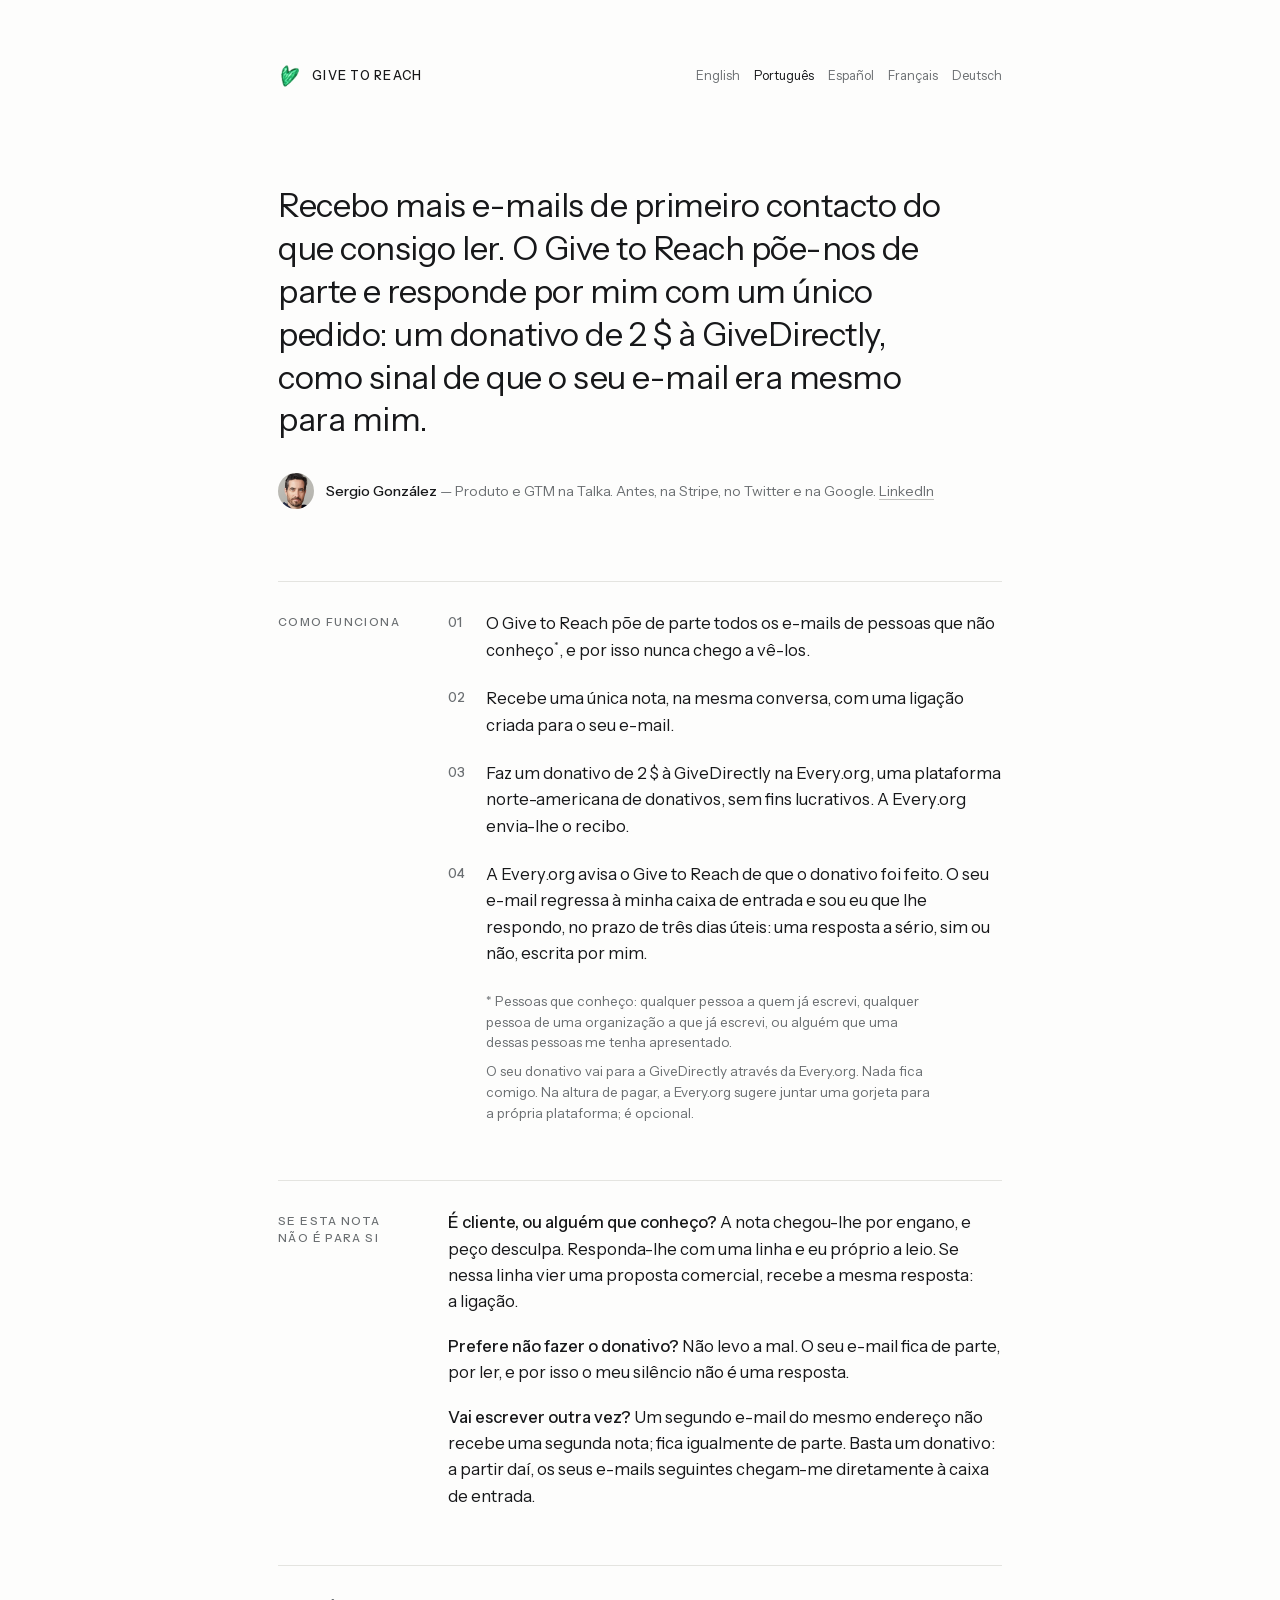
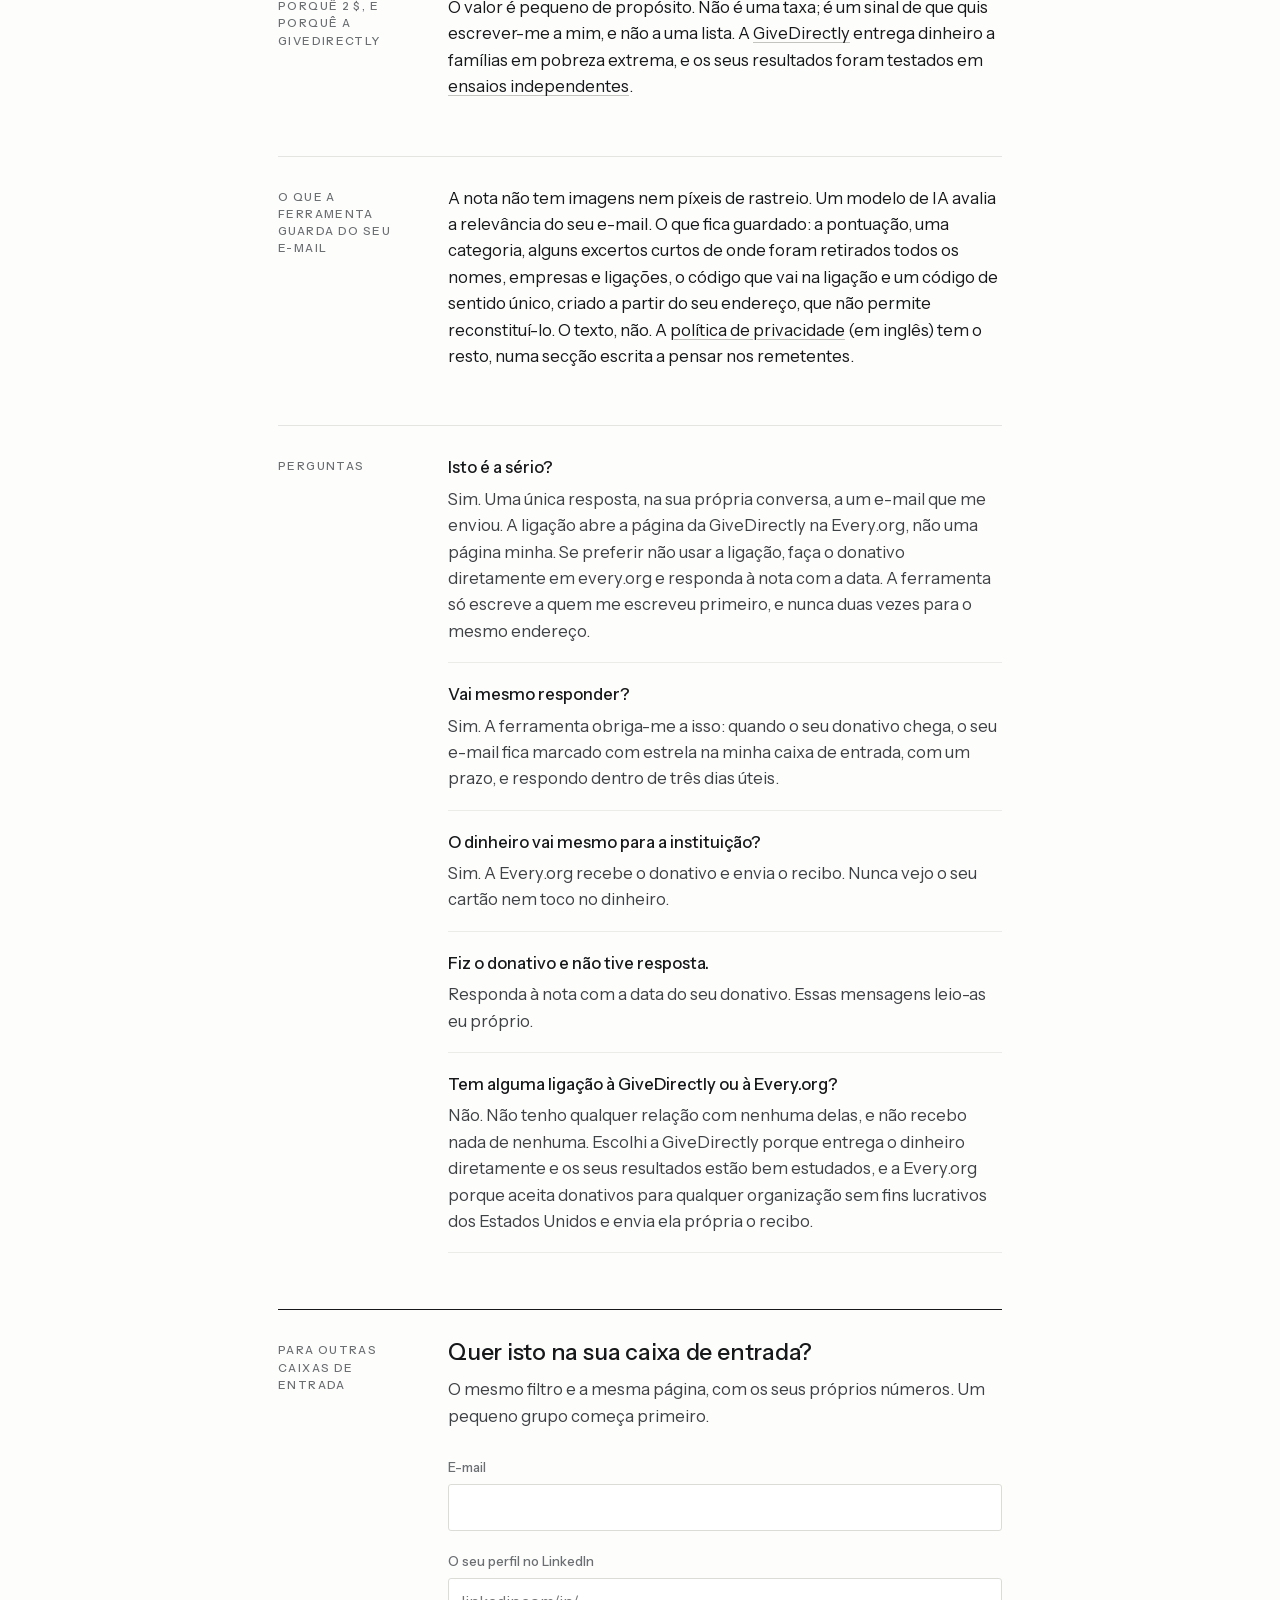
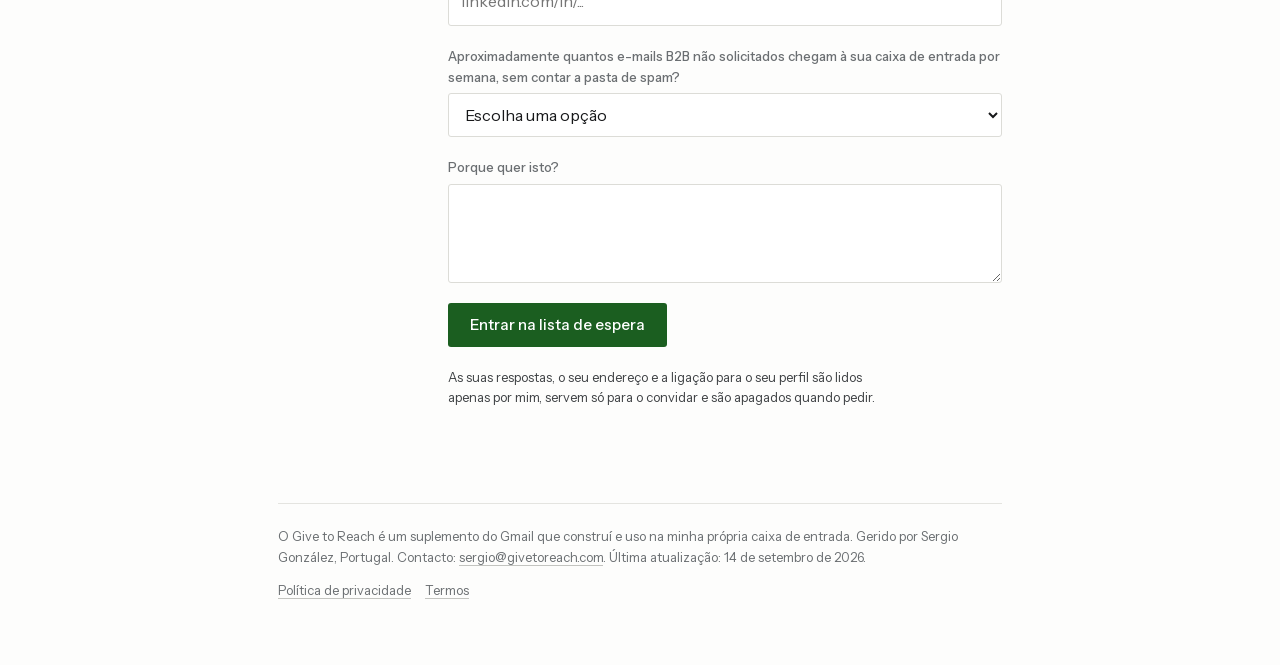
<file: pt/index.html>
<!DOCTYPE html>
<html lang="pt">
<head>
<meta charset="UTF-8">
<meta name="viewport" content="width=device-width, initial-scale=1.0">
<title>Give to Reach</title>
<meta name="description" content="Um donativo de 2 $ à GiveDirectly, como sinal de que o seu e-mail era mesmo para mim. Como funciona o Give to Reach e o que guarda do seu e-mail.">
<link rel="icon" href="../logo/give-to-reach-logo-32.png">
<link rel="stylesheet" href="../styles.css">
</head>
<body>
<div class="wrap">

  <header class="top">
    <a class="mark" href="../"><img src="../logo/give-to-reach-logo-128.png" alt=""><span>Give to Reach</span></a>
    <nav class="langs"><a href="../">English</a> <span>Português</span> <a href="../es/">Español</a> <a href="../fr/">Français</a> <a href="../de/">Deutsch</a></nav>
  </header>

  <section class="hero">
    <h1 class="lede">Recebo mais e-mails de primeiro contacto do que consigo ler. O Give to Reach põe-nos de parte e responde por mim com um único pedido: um donativo de 2 $ à GiveDirectly, como sinal de que o seu e-mail era mesmo para mim.</h1>
    <div class="byline">
      <img src="../sergio-320.jpg" alt="Sergio González">
      <p><strong>Sergio González</strong> — Produto e GTM na Talka. Antes, na Stripe, no Twitter e na Google. <a href="https://www.linkedin.com/in/sgonzalezalonso/" target="_blank" rel="noopener">LinkedIn</a></p>
    </div>
  </section>

  <section class="row">
    <h2>Como funciona</h2>
    <div>
      <ol class="steps">
        <li>O Give to Reach põe de parte todos os e-mails de pessoas que não conheço<sup>*</sup>, e por isso nunca chego a vê-los.</li>
        <li>Recebe uma única nota, na mesma conversa, com uma ligação criada para o seu e-mail.</li>
        <li>Faz um donativo de 2 $ à GiveDirectly na Every.org, uma plataforma norte-americana de donativos, sem fins lucrativos. A Every.org envia-lhe o recibo.</li>
        <li>A Every.org avisa o Give to Reach de que o donativo foi feito. O seu e-mail regressa à minha caixa de entrada e sou eu que lhe respondo, no prazo de três dias úteis: uma resposta a sério, sim ou não, escrita por mim.</li>
      </ol>
      <div class="notes">
        <p>* Pessoas que conheço: qualquer pessoa a quem já escrevi, qualquer pessoa de uma organização a que já escrevi, ou alguém que uma dessas pessoas me tenha apresentado.</p>
        <p>O seu donativo vai para a GiveDirectly através da Every.org. Nada fica comigo. Na altura de pagar, a Every.org sugere juntar uma gorjeta para a própria plataforma; é opcional.</p>
      </div>
    </div>
  </section>

  <section class="row">
    <h2>Se esta nota não é para si</h2>
    <div class="prose">
      <p><strong>É cliente, ou alguém que conheço?</strong> A nota chegou-lhe por engano, e peço desculpa. Responda-lhe com uma linha e eu próprio a leio. Se nessa linha vier uma proposta comercial, recebe a mesma resposta: a ligação.</p>
      <p><strong>Prefere não fazer o donativo?</strong> Não levo a mal. O seu e-mail fica de parte, por ler, e por isso o meu silêncio não é uma resposta.</p>
      <p><strong>Vai escrever outra vez?</strong> Um segundo e-mail do mesmo endereço não recebe uma segunda nota; fica igualmente de parte. Basta um donativo: a partir daí, os seus e-mails seguintes chegam-me diretamente à caixa de entrada.</p>
    </div>
  </section>

  <section class="row">
    <h2>Porquê 2 $, e porquê a GiveDirectly</h2>
    <div class="prose">
      <p>O valor é pequeno de propósito. Não é uma taxa; é um sinal de que quis escrever-me a mim, e não a uma lista. A <a href="https://www.givedirectly.org/" target="_blank" rel="noopener">GiveDirectly</a> entrega dinheiro a famílias em pobreza extrema, e os seus resultados foram testados em <a href="https://www.givedirectly.org/research-at-give-directly/" target="_blank" rel="noopener">ensaios independentes</a>.</p>
    </div>
  </section>

  <section class="row">
    <h2>O que a ferramenta guarda do seu e-mail</h2>
    <div class="prose">
      <p>A nota não tem imagens nem píxeis de rastreio. Um modelo de IA avalia a relevância do seu e-mail. O que fica guardado: a pontuação, uma categoria, alguns excertos curtos de onde foram retirados todos os nomes, empresas e ligações, o código que vai na ligação e um código de sentido único, criado a partir do seu endereço, que não permite reconstituí-lo. O texto, não. A <a href="../privacy/">política de privacidade</a> (em inglês) tem o resto, numa secção escrita a pensar nos remetentes.</p>
    </div>
  </section>

  <section class="row">
    <h2>Perguntas</h2>
    <dl class="faq">
      <div class="qa">
        <dt>Isto é a sério?</dt>
        <dd>Sim. Uma única resposta, na sua própria conversa, a um e-mail que me enviou. A ligação abre a página da GiveDirectly na Every.org, não uma página minha. Se preferir não usar a ligação, faça o donativo diretamente em every.org e responda à nota com a data. A ferramenta só escreve a quem me escreveu primeiro, e nunca duas vezes para o mesmo endereço.</dd>
      </div>
      <div class="qa">
        <dt>Vai mesmo responder?</dt>
        <dd>Sim. A ferramenta obriga-me a isso: quando o seu donativo chega, o seu e-mail fica marcado com estrela na minha caixa de entrada, com um prazo, e respondo dentro de três dias úteis.</dd>
      </div>
      <div class="qa">
        <dt>O dinheiro vai mesmo para a instituição?</dt>
        <dd>Sim. A Every.org recebe o donativo e envia o recibo. Nunca vejo o seu cartão nem toco no dinheiro.</dd>
      </div>
      <div class="qa">
        <dt>Fiz o donativo e não tive resposta.</dt>
        <dd>Responda à nota com a data do seu donativo. Essas mensagens leio-as eu próprio.</dd>
      </div>
      <div class="qa">
        <dt>Tem alguma ligação à GiveDirectly ou à Every.org?</dt>
        <dd>Não. Não tenho qualquer relação com nenhuma delas, e não recebo nada de nenhuma. Escolhi a GiveDirectly porque entrega o dinheiro diretamente e os seus resultados estão bem estudados, e a Every.org porque aceita donativos para qualquer organização sem fins lucrativos dos Estados Unidos e envia ela própria o recibo.</dd>
      </div>
    </dl>
  </section>

  <section class="row wl">
    <h2>Para outras caixas de entrada</h2>
    <div>
      <h3>Quer isto na sua caixa de entrada?</h3>
      <p>O mesmo filtro e a mesma página, com os seus próprios números. Um pequeno grupo começa primeiro.</p>
      <form class="wl" method="post" action="https://give-to-reach-relay.sergigon.workers.dev/waitlist">
        <input type="hidden" name="lang" value="pt">
        <input type="hidden" name="t" value="">
        <p class="hp" aria-hidden="true"><label>Website <input type="text" name="website" tabindex="-1" autocomplete="off"></label></p>
        <div class="field">
          <label for="wl-email">E-mail</label>
          <input id="wl-email" type="email" name="email" maxlength="200" required autocomplete="email">
        </div>
        <div class="field">
          <label for="wl-linkedin">O seu perfil no LinkedIn</label>
          <input id="wl-linkedin" type="text" name="linkedin" maxlength="200" required inputmode="url" autocomplete="off" placeholder="linkedin.com/in/..." pattern="\s*(https?://)?([a-z]{1,3}\.)?linkedin\.com/in/[^\s\/?#]+/?([?#].*)?\s*" title="linkedin.com/in/your-name">
        </div>
        <div class="field">
          <label for="wl-volume">Aproximadamente quantos e-mails B2B não solicitados chegam à sua caixa de entrada por semana, sem contar a pasta de spam?</label>
          <select id="wl-volume" name="volume" required>
            <option value="" selected disabled>Escolha uma opção</option>
            <option value="lt5">menos de 5</option>
            <option value="5to20">5 a 20</option>
            <option value="20to50">20 a 50</option>
            <option value="gt50">mais de 50</option>
          </select>
        </div>
        <div class="field">
          <label for="wl-why">Porque quer isto?</label>
          <textarea id="wl-why" name="why" maxlength="1000" rows="3" required></textarea>
        </div>
        <div><button class="button" type="submit">Entrar na lista de espera</button></div>
        <p class="fine">As suas respostas, o seu endereço e a ligação para o seu perfil são lidos apenas por mim, servem só para o convidar e são apagados quando pedir.</p>
      </form>
    </div>
  </section>

  <footer class="site">
    <p>O Give to Reach é um suplemento do Gmail que construí e uso na minha própria caixa de entrada. Gerido por Sergio González, Portugal. Contacto: <a href="mailto:sergio@givetoreach.com">sergio@givetoreach.com</a>. Última atualização: 14 de setembro de 2026.</p>
    <p class="links"><a href="../privacy/">Política de privacidade</a> <a href="../terms/">Termos</a></p>
  </footer>
</div>
<script>
  document.querySelectorAll('form.wl input[name="t"]').forEach(function (i) { i.value = Date.now(); });
  document.querySelectorAll('form.wl').forEach(function (f) {
    f.addEventListener('submit', function () { f.querySelector('input[name="t"]').value = Date.now(); });
  });
</script>
</body>
</html>
</file>
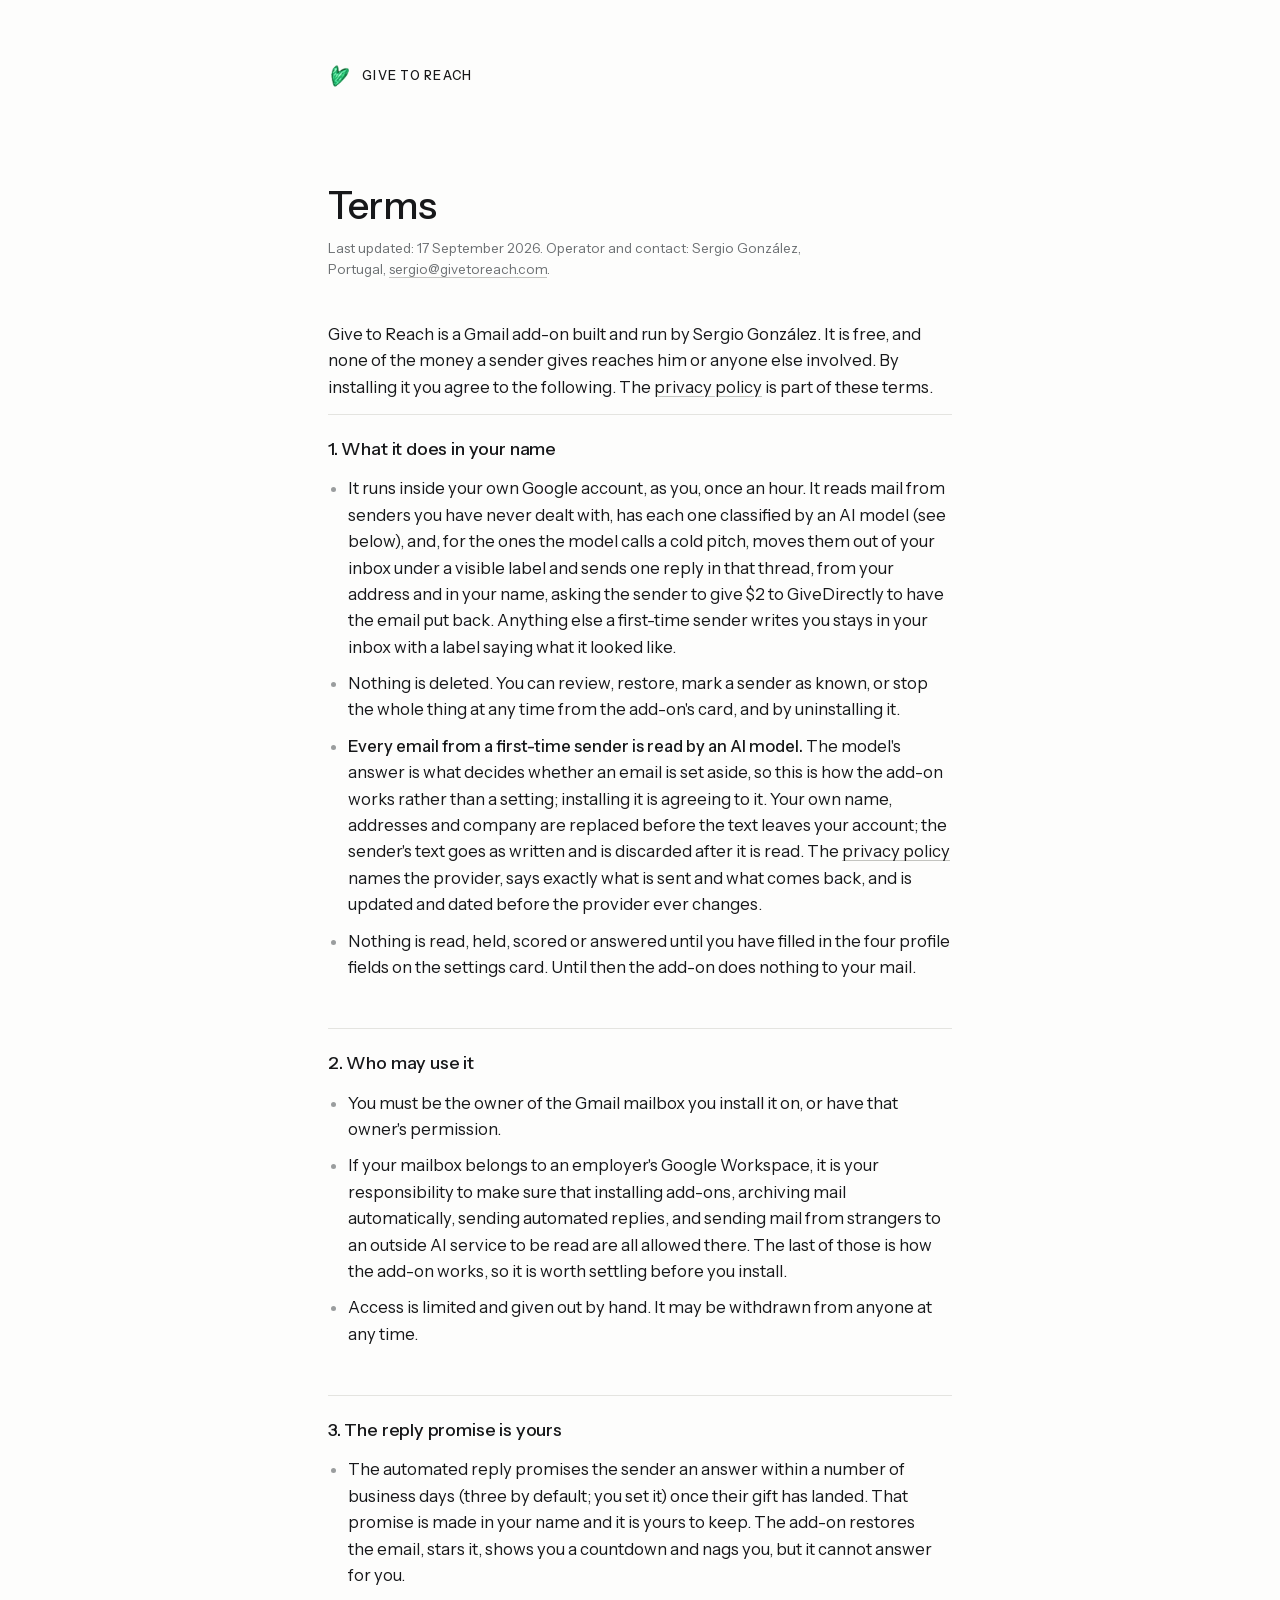
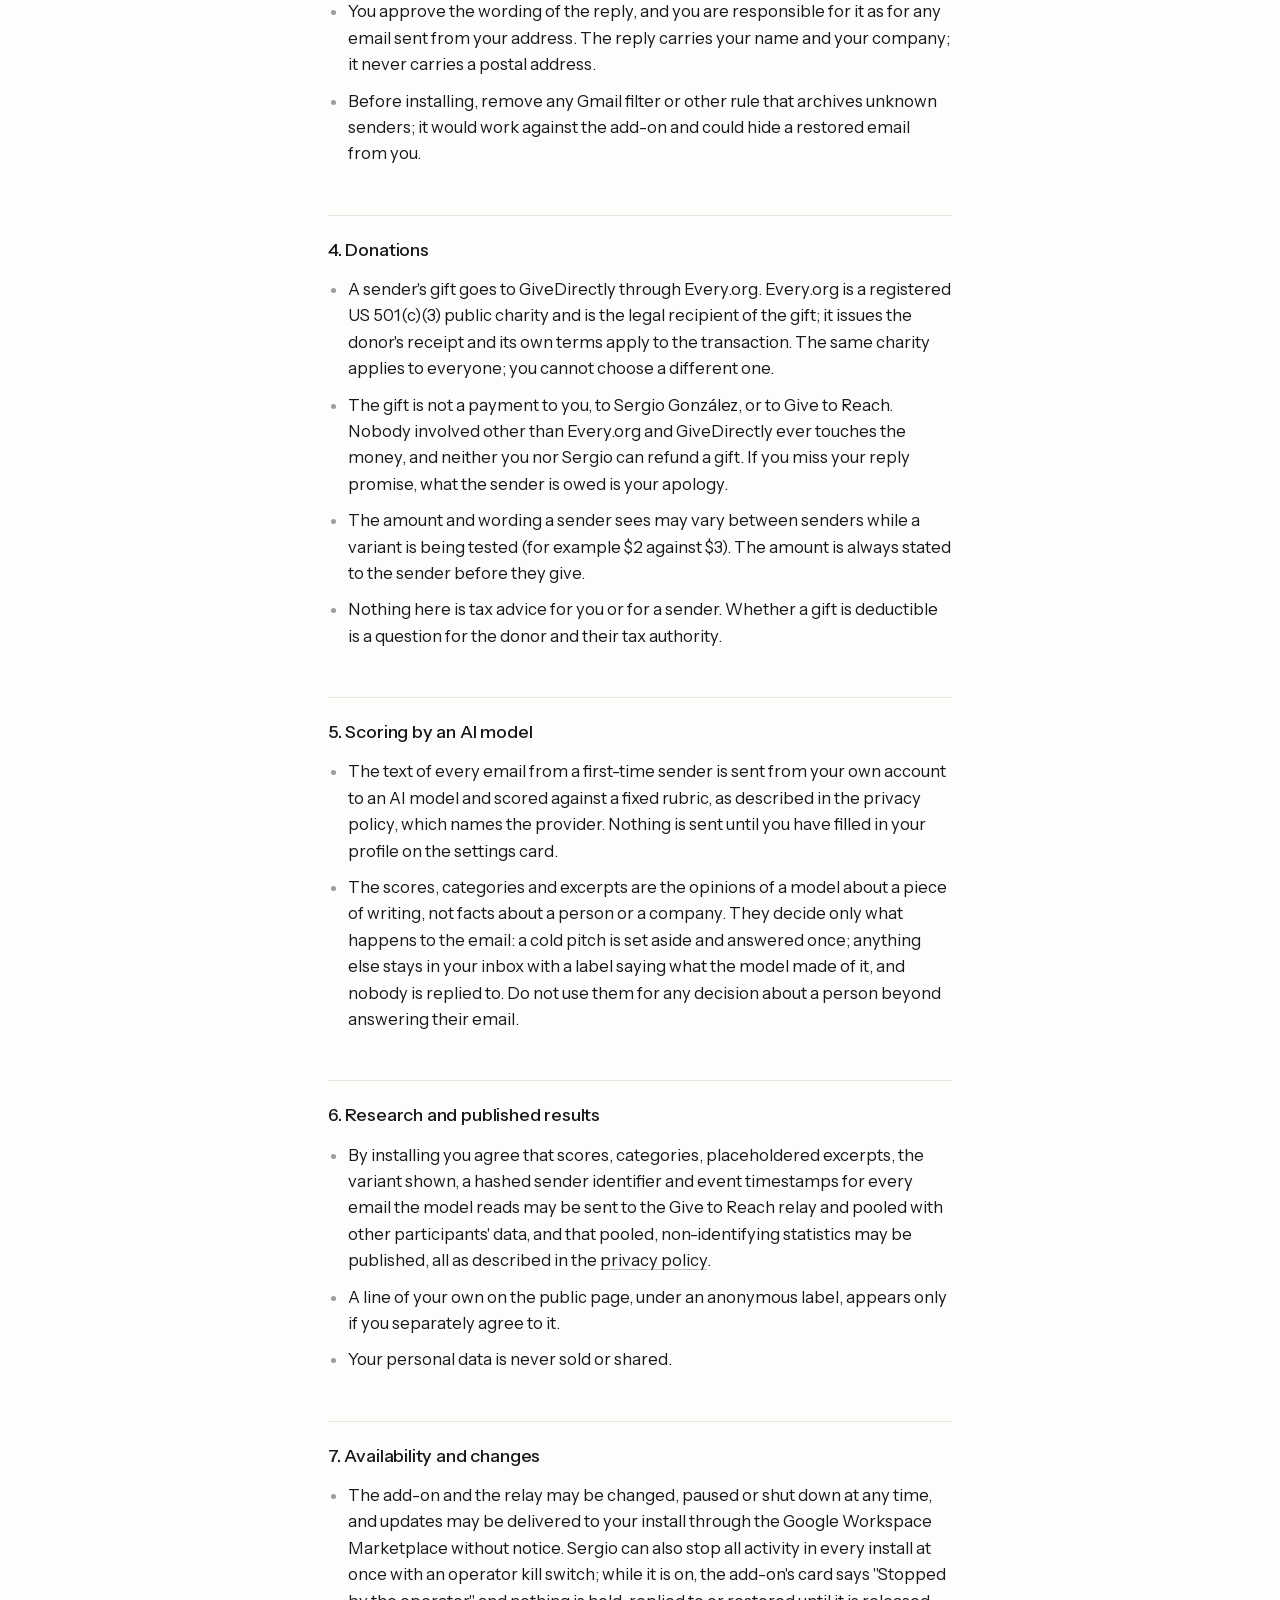
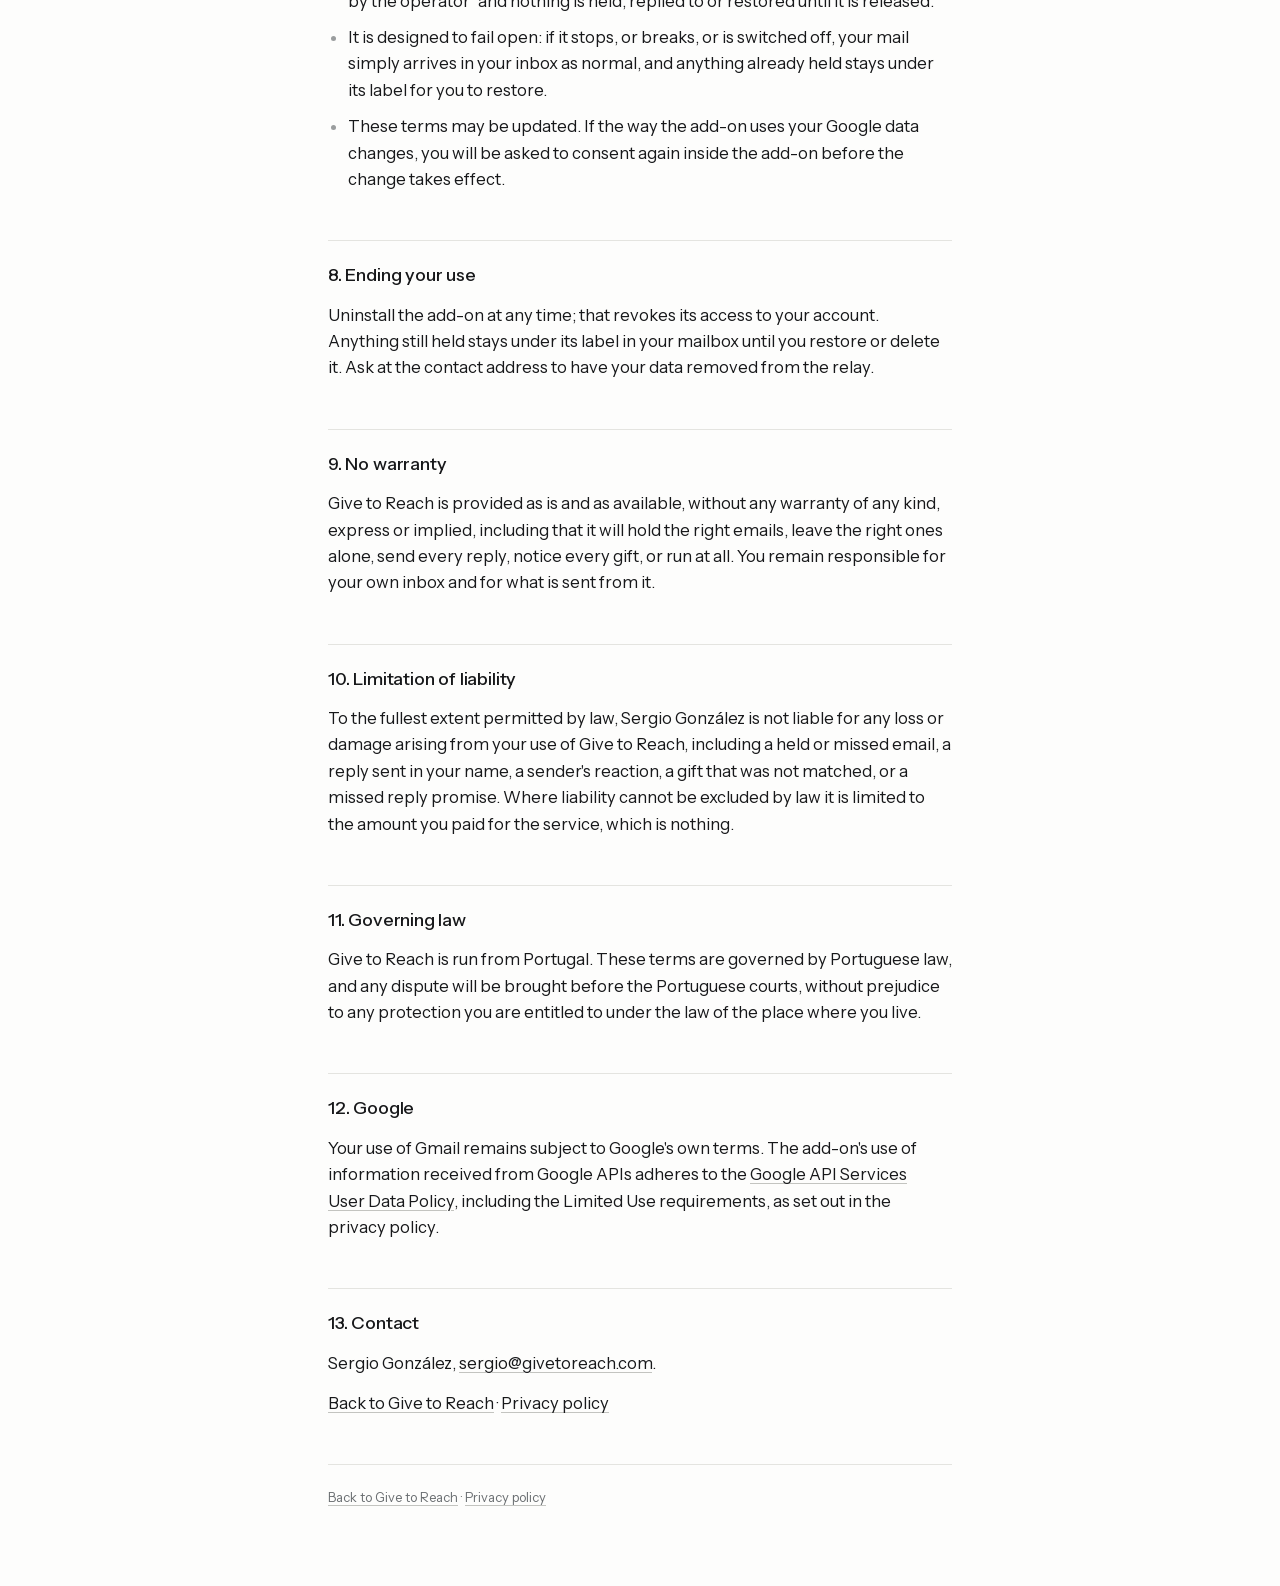
<file: terms/index.html>
<!DOCTYPE html>
<html lang="en">
<head>
<meta charset="utf-8">
<meta name="viewport" content="width=device-width, initial-scale=1">
<title>Terms · Give to Reach</title>
<link rel="icon" href="../logo/give-to-reach-logo-32.png">
<link rel="stylesheet" href="../styles.css">
</head>
<body>
<div class="wrap doc">

  <header class="top">
    <a class="mark" href="../"><img src="../logo/give-to-reach-logo-128.png" alt=""><span>Give to Reach</span></a>
  </header>
  <h1>Terms</h1>
  <p class="meta"><em>Last updated: 17 September 2026. Operator and contact: Sergio González, Portugal, <a href="mailto:sergio@givetoreach.com">sergio@givetoreach.com</a>.</em></p>

  <p>Give to Reach is a Gmail add-on built and run by Sergio González. It is free, and none of the money a sender gives reaches him or anyone else involved. By installing it you agree to the following. The <a href="/privacy/">privacy policy</a> is part of these terms.</p>

  <h2>1. What it does in your name</h2>
  <ul>
  <li>It runs inside your own Google account, as you, once an hour. It reads mail from senders you have never dealt with, has each one classified by an AI model (see below), and, for the ones the model calls a cold pitch, moves them out of your inbox under a visible label and sends one reply in that thread, from your address and in your name, asking the sender to give $2 to GiveDirectly to have the email put back. Anything else a first-time sender writes you stays in your inbox with a label saying what it looked like.</li>
  <li>Nothing is deleted. You can review, restore, mark a sender as known, or stop the whole thing at any time from the add-on's card, and by uninstalling it.</li>
  <li><strong>Every email from a first-time sender is read by an AI model.</strong> The model's answer is what decides whether an email is set aside, so this is how the add-on works rather than a setting; installing it is agreeing to it. Your own name, addresses and company are replaced before the text leaves your account; the sender's text goes as written and is discarded after it is read. The <a href="/privacy/">privacy policy</a> names the provider, says exactly what is sent and what comes back, and is updated and dated before the provider ever changes.</li>
  <li>Nothing is read, held, scored or answered until you have filled in the four profile fields on the settings card. Until then the add-on does nothing to your mail.</li>
  </ul>

  <h2>2. Who may use it</h2>
  <ul>
  <li>You must be the owner of the Gmail mailbox you install it on, or have that owner's permission.</li>
  <li>If your mailbox belongs to an employer's Google Workspace, it is your responsibility to make sure that installing add-ons, archiving mail automatically, sending automated replies, and sending mail from strangers to an outside AI service to be read are all allowed there. The last of those is how the add-on works, so it is worth settling before you install.</li>
  <li>Access is limited and given out by hand. It may be withdrawn from anyone at any time.</li>
  </ul>

  <h2>3. The reply promise is yours</h2>
  <ul>
  <li>The automated reply promises the sender an answer within a number of business days (three by default; you set it) once their gift has landed. That promise is made in your name and it is yours to keep. The add-on restores the email, stars it, shows you a countdown and nags you, but it cannot answer for you.</li>
  <li>You approve the wording of the reply, and you are responsible for it as for any email sent from your address. The reply carries your name and your company; it never carries a postal address.</li>
  <li>Before installing, remove any Gmail filter or other rule that archives unknown senders; it would work against the add-on and could hide a restored email from you.</li>
  </ul>

  <h2>4. Donations</h2>
  <ul>
  <li>A sender's gift goes to GiveDirectly through Every.org. Every.org is a registered US 501(c)(3) public charity and is the legal recipient of the gift; it issues the donor's receipt and its own terms apply to the transaction. The same charity applies to everyone; you cannot choose a different one.</li>
  <li>The gift is not a payment to you, to Sergio González, or to Give to Reach. Nobody involved other than Every.org and GiveDirectly ever touches the money, and neither you nor Sergio can refund a gift. If you miss your reply promise, what the sender is owed is your apology.</li>
  <li>The amount and wording a sender sees may vary between senders while a variant is being tested (for example $2 against $3). The amount is always stated to the sender before they give.</li>
  <li>Nothing here is tax advice for you or for a sender. Whether a gift is deductible is a question for the donor and their tax authority.</li>
  </ul>

  <h2>5. Scoring by an AI model</h2>
  <ul>
  <li>The text of every email from a first-time sender is sent from your own account to an AI model and scored against a fixed rubric, as described in the privacy policy, which names the provider. Nothing is sent until you have filled in your profile on the settings card.</li>
  <li>The scores, categories and excerpts are the opinions of a model about a piece of writing, not facts about a person or a company. They decide only what happens to the email: a cold pitch is set aside and answered once; anything else stays in your inbox with a label saying what the model made of it, and nobody is replied to. Do not use them for any decision about a person beyond answering their email.</li>
  </ul>

  <h2>6. Research and published results</h2>
  <ul>
  <li>By installing you agree that scores, categories, placeholdered excerpts, the variant shown, a hashed sender identifier and event timestamps for every email the model reads may be sent to the Give to Reach relay and pooled with other participants' data, and that pooled, non-identifying statistics may be published, all as described in the <a href="/privacy/">privacy policy</a>.</li>
  <li>A line of your own on the public page, under an anonymous label, appears only if you separately agree to it.</li>
  <li>Your personal data is never sold or shared.</li>
  </ul>

  <h2>7. Availability and changes</h2>
  <ul>
  <li>The add-on and the relay may be changed, paused or shut down at any time, and updates may be delivered to your install through the Google Workspace Marketplace without notice. Sergio can also stop all activity in every install at once with an operator kill switch; while it is on, the add-on's card says "Stopped by the operator" and nothing is held, replied to or restored until it is released.</li>
  <li>It is designed to fail open: if it stops, or breaks, or is switched off, your mail simply arrives in your inbox as normal, and anything already held stays under its label for you to restore.</li>
  <li>These terms may be updated. If the way the add-on uses your Google data changes, you will be asked to consent again inside the add-on before the change takes effect.</li>
  </ul>

  <h2>8. Ending your use</h2>
  <p>Uninstall the add-on at any time; that revokes its access to your account. Anything still held stays under its label in your mailbox until you restore or delete it. Ask at the contact address to have your data removed from the relay.</p>

  <h2>9. No warranty</h2>
  <p>Give to Reach is provided as is and as available, without any warranty of any kind, express or implied, including that it will hold the right emails, leave the right ones alone, send every reply, notice every gift, or run at all. You remain responsible for your own inbox and for what is sent from it.</p>

  <h2>10. Limitation of liability</h2>
  <p>To the fullest extent permitted by law, Sergio González is not liable for any loss or damage arising from your use of Give to Reach, including a held or missed email, a reply sent in your name, a sender's reaction, a gift that was not matched, or a missed reply promise. Where liability cannot be excluded by law it is limited to the amount you paid for the service, which is nothing.</p>

  <h2>11. Governing law</h2>
  <p>Give to Reach is run from Portugal. These terms are governed by Portuguese law, and any dispute will be brought before the Portuguese courts, without prejudice to any protection you are entitled to under the law of the place where you live.</p>

  <h2>12. Google</h2>
  <p>Your use of Gmail remains subject to Google's own terms. The add-on's use of information received from Google APIs adheres to the <a href="https://developers.google.com/terms/api-services-user-data-policy">Google API Services User Data Policy</a>, including the Limited Use requirements, as set out in the privacy policy.</p>

  <h2>13. Contact</h2>
  <p>Sergio González, <a href="mailto:sergio@givetoreach.com">sergio@givetoreach.com</a>.</p>

  <p><a href="/">Back to Give to Reach</a> · <a href="/privacy/">Privacy policy</a></p>

  <p class="end"><a href="/">Back to Give to Reach</a> · <a href="/privacy/">Privacy policy</a></p>
</div>
</body>
</html>
</file>
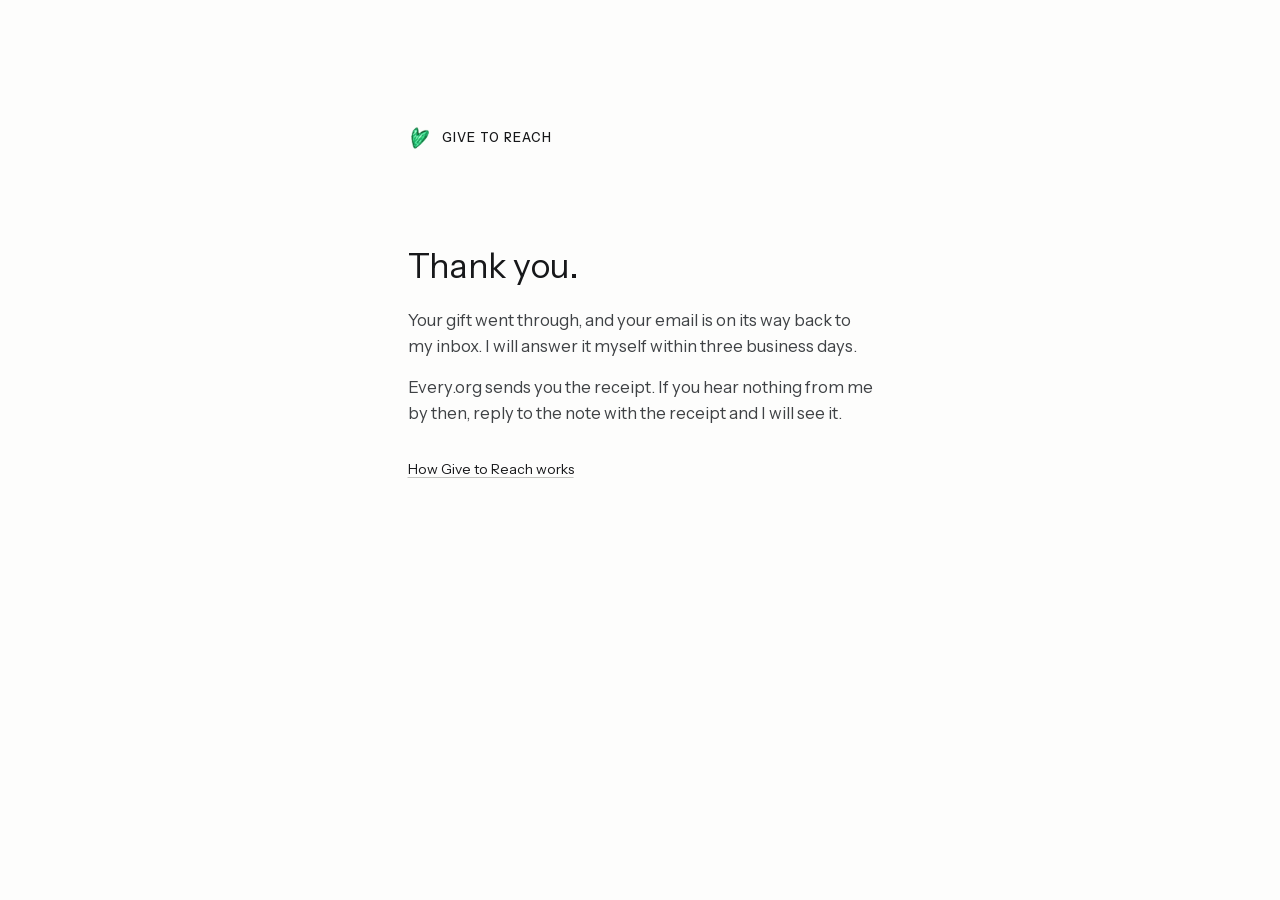
<file: thanks/index.html>
<!DOCTYPE html>
<html lang="en">
<head>
<meta charset="utf-8">
<meta name="viewport" content="width=device-width, initial-scale=1">
<title>Thank you · Give to Reach</title>
<meta name="robots" content="noindex,nofollow">
<link rel="icon" href="../logo/give-to-reach-logo-32.png">
<link rel="stylesheet" href="../styles.css">
</head>
<body>
<div class="wrap thanks">
  <header class="top">
    <a class="mark" href="../"><img src="../logo/give-to-reach-logo-128.png" alt=""><span>Give to Reach</span></a>
  </header>
  <h1>Thank you.</h1>
  <p>Your gift went through, and your email is on its way back to my inbox. I will answer it myself within three business days.</p>
  <p>Every.org sends you the receipt. If you hear nothing from me by then, reply to the note with the receipt and I will see it.</p>
  <p class="back"><a href="../">How Give to Reach works</a></p>
</div>
</body>
</html>
</file>
<file: styles.css>
@font-face {
  font-family: 'Instrument Sans';
  font-style: normal;
  font-weight: 400;
  font-stretch: 100%;
  font-display: swap;
  src: url(fonts/instrument-sans-latin-ext.woff2) format('woff2');
  unicode-range: U+0100-02BA, U+02BD-02C5, U+02C7-02CC, U+02CE-02D7, U+02DD-02FF, U+0304, U+0308, U+0329, U+1D00-1DBF, U+1E00-1E9F, U+1EF2-1EFF, U+2020, U+20A0-20AB, U+20AD-20C0, U+2113, U+2C60-2C7F, U+A720-A7FF;
}
@font-face {
  font-family: 'Instrument Sans';
  font-style: normal;
  font-weight: 400;
  font-stretch: 100%;
  font-display: swap;
  src: url(fonts/instrument-sans-latin.woff2) format('woff2');
  unicode-range: U+0000-00FF, U+0131, U+0152-0153, U+02BB-02BC, U+02C6, U+02DA, U+02DC, U+0304, U+0308, U+0329, U+2000-206F, U+20AC, U+2122, U+2191, U+2193, U+2212, U+2215, U+FEFF, U+FFFD;
}
@font-face {
  font-family: 'Instrument Sans';
  font-style: normal;
  font-weight: 500;
  font-stretch: 100%;
  font-display: swap;
  src: url(fonts/instrument-sans-latin-ext.woff2) format('woff2');
  unicode-range: U+0100-02BA, U+02BD-02C5, U+02C7-02CC, U+02CE-02D7, U+02DD-02FF, U+0304, U+0308, U+0329, U+1D00-1DBF, U+1E00-1E9F, U+1EF2-1EFF, U+2020, U+20A0-20AB, U+20AD-20C0, U+2113, U+2C60-2C7F, U+A720-A7FF;
}
@font-face {
  font-family: 'Instrument Sans';
  font-style: normal;
  font-weight: 500;
  font-stretch: 100%;
  font-display: swap;
  src: url(fonts/instrument-sans-latin.woff2) format('woff2');
  unicode-range: U+0000-00FF, U+0131, U+0152-0153, U+02BB-02BC, U+02C6, U+02DA, U+02DC, U+0304, U+0308, U+0329, U+2000-206F, U+20AC, U+2122, U+2191, U+2193, U+2212, U+2215, U+FEFF, U+FFFD;
}

/* Give to Reach — one stylesheet for every page.
   Ink #17181a · muted #6b6f72 · rules #e4e4e0 / #ebebe7 · ground #fdfdfc · green #1b5e20 (the button, nothing else) */

* { margin: 0; padding: 0; box-sizing: border-box; }
html { -webkit-text-size-adjust: 100%; }
body {
  font-family: 'Instrument Sans', Helvetica, Arial, sans-serif;
  font-size: 16.5px; line-height: 1.6; color: #17181a; background: #fdfdfc;
  -webkit-font-smoothing: antialiased; text-wrap: pretty;
}
img { display: block; max-width: 100%; }
a { color: #17181a; text-decoration: underline; text-decoration-thickness: 1px; text-underline-offset: 3px; text-decoration-color: #c3c4c0; }
a:hover { text-decoration-color: #17181a; }
a:focus-visible { outline: 2px solid #1b5e20; outline-offset: 3px; }
strong { font-weight: 500; }
sup { font-size: 0.7em; line-height: 0; }

.wrap { max-width: 820px; margin: 0 auto; padding: clamp(28px, 5vw, 72px) clamp(20px, 5vw, 48px) 64px; }

/* header */
.top { display: flex; flex-wrap: wrap; gap: 16px 24px; align-items: center; justify-content: space-between; margin-bottom: clamp(48px, 9vw, 96px); }
.mark { display: flex; align-items: center; gap: 10px; text-decoration: none; }
.mark img { width: 24px; height: 24px; }
.mark span { font-size: 12.5px; font-weight: 500; letter-spacing: 0.1em; text-transform: uppercase; }
.langs { display: flex; flex-wrap: wrap; gap: 14px; font-size: 12.5px; color: #6b6f72; }
.langs a { color: #6b6f72; text-decoration: none; }
.langs a:hover { text-decoration: underline; }
.langs span { color: #17181a; }

/* hero */
.hero { margin-bottom: clamp(40px, 7vw, 72px); }
.lede { font-size: clamp(23px, 3.4vw, 33px); font-weight: 400; line-height: 1.3; letter-spacing: -0.015em; max-width: 21em; }
.byline { display: flex; align-items: center; gap: 12px; margin-top: 32px; }
.byline img { width: 36px; height: 36px; border-radius: 50%; object-fit: cover; flex: none; }
.byline p { font-size: 14px; line-height: 1.45; color: #6b6f72; }
.byline strong { color: #17181a; font-weight: 500; }
.byline a { color: #6b6f72; }

/* the section pattern: label column, then content */
.row { border-top: 1px solid #e4e4e0; padding-top: 28px; display: flex; flex-wrap: wrap; gap: 24px 40px; margin-bottom: 56px; }
.row > h2 { flex: 0 0 130px; font-size: 11.5px; font-weight: 500; letter-spacing: 0.12em; text-transform: uppercase; color: #6b6f72; line-height: 1.5; padding-top: 4px; }
.row > div, .row > dl { flex: 1 1 340px; min-width: 0; }
.row .prose { max-width: 34em; display: flex; flex-direction: column; gap: 18px; }

/* numbered steps */
.steps { list-style: none; counter-reset: step; display: flex; flex-direction: column; gap: 22px; max-width: 34em; }
.steps li { counter-increment: step; position: relative; padding-left: 38px; }
.steps li::before { content: counter(step, decimal-leading-zero); position: absolute; left: 0; top: 0; width: 20px; font-size: 13px; font-weight: 500; line-height: 1.85; color: #6b6f72; }
.notes { display: flex; flex-direction: column; gap: 8px; margin-top: 24px; padding-left: 38px; font-size: 13.5px; line-height: 1.55; color: #6b6f72; max-width: 36em; }

/* questions */
.faq { max-width: 34em; }
.faq .qa { padding: 18px 0; border-top: 1px solid #ebebe7; }
.faq .qa:first-child { padding-top: 0; border-top: 0; }
.faq .qa:last-child { border-bottom: 1px solid #ebebe7; }
.faq dt { font-weight: 500; margin-bottom: 5px; }
.faq dd { color: #3f4245; }

/* waitlist */
.row.wl { border-top-color: #17181a; margin-bottom: 0; }
.row.wl h3 { font-size: clamp(19px, 2.4vw, 23px); font-weight: 500; letter-spacing: -0.01em; line-height: 1.3; margin-bottom: 8px; }
.row.wl > div { max-width: 34em; }
.row.wl p { color: #3f4245; }
form.wl { margin-top: 28px; display: flex; flex-direction: column; gap: 20px; }
form.wl .field { display: flex; flex-direction: column; gap: 6px; }
form.wl label { font-size: 13px; font-weight: 500; color: #6b6f72; }
form.wl input, form.wl select, form.wl textarea {
  width: 100%; font: inherit; font-size: 16px; color: #17181a; background: #fff;
  border: 1px solid #dcdcd7; border-radius: 3px; padding: 10px 12px;
}
form.wl textarea { min-height: 76px; resize: vertical; }
form.wl input:focus, form.wl select:focus, form.wl textarea:focus { outline: none; border-color: #17181a; }
form.wl .hp { position: absolute; left: -10000px; top: auto; width: 1px; height: 1px; overflow: hidden; }
.button {
  display: inline-block; background: #1b5e20; color: #fff; border: 0; cursor: pointer;
  font: inherit; font-size: 15px; font-weight: 500; line-height: 1.2;
  padding: 13px 22px; border-radius: 3px; text-decoration: none;
}
.button:hover { background: #174f1b; color: #fff; }
.fine { font-size: 13px; line-height: 1.55; color: #6b6f72; max-width: 34em; }

/* footer */
footer.site {
  margin-top: clamp(56px, 10vw, 96px); border-top: 1px solid #e4e4e0; padding-top: 22px;
  display: flex; flex-wrap: wrap; gap: 12px 40px; justify-content: space-between;
  font-size: 13px; line-height: 1.6; color: #6b6f72;
}
footer.site a { color: #6b6f72; }
footer.site .links { display: flex; gap: 14px; }

/* long-form pages: privacy, terms */
.doc { max-width: 720px; }
.doc h1 { font-size: clamp(28px, 4vw, 38px); font-weight: 500; letter-spacing: -0.02em; line-height: 1.15; margin-bottom: 10px; }
.doc .meta { font-size: 13.5px; color: #6b6f72; margin-bottom: 40px; }
.doc .meta em { font-style: normal; }
.doc .meta a { color: #6b6f72; }
.doc h2 { font-size: 18px; font-weight: 500; letter-spacing: -0.01em; line-height: 1.35; margin: 48px 0 14px; padding-top: 22px; border-top: 1px solid #e4e4e0; }
.doc h3 { font-size: 15px; font-weight: 500; margin: 28px 0 8px; }
.doc p { margin-bottom: 14px; }
.doc ul, .doc ol { margin: 0 0 18px 20px; }
.doc li { margin-bottom: 10px; }
.doc li::marker { color: #9a9d9e; }
.doc code { font-family: ui-monospace, SFMono-Regular, Menlo, Consolas, monospace; font-size: 12.5px; background: #f4f4f1; padding: 1px 5px; border-radius: 2px; word-break: break-all; }
.doc .box { border: 1px solid #e4e4e0; border-radius: 3px; padding: 22px 24px; margin: 16px 0 32px; font-size: 15px; }
.doc .contents strong { display: block; font-size: 11.5px; font-weight: 500; text-transform: uppercase; letter-spacing: 0.12em; color: #6b6f72; margin-bottom: 12px; }
.doc .contents ol { margin: 0 0 0 20px; }
.doc .contents li { margin-bottom: 6px; }
.doc .disclosure { border: 1px solid #17181a; border-radius: 3px; padding: 18px 22px; margin: 16px 0 24px; }
.doc .disclosure p:last-child { margin-bottom: 0; }
.doc .scope { margin-bottom: 22px; }
.doc .scope code { display: inline-block; margin-bottom: 5px; }
.doc .toc { font-size: 15px; margin-bottom: 24px; }
.doc .toc a { margin-right: 12px; white-space: nowrap; }
.doc .placeholder { background: #f4f4f1; padding: 0 5px; border-radius: 2px; font-weight: 500; }
.doc .end { margin-top: 48px; padding-top: 22px; border-top: 1px solid #e4e4e0; font-size: 13px; color: #6b6f72; }
.doc .end a { color: #6b6f72; }
.doc h2:first-of-type { margin-top: 0; }

/* confirmation page */
.thanks { max-width: 34em; padding-top: clamp(64px, 14vh, 140px); }
.thanks h1 { font-size: clamp(26px, 3.6vw, 34px); font-weight: 400; letter-spacing: -0.015em; line-height: 1.2; margin-bottom: 20px; }
.thanks p { color: #3f4245; margin-bottom: 14px; }
.thanks .back { margin-top: 32px; font-size: 14px; }

@media (max-width: 520px) {
  body { font-size: 16px; }
  .top { margin-bottom: 40px; }
  .row { margin-bottom: 44px; }
  .row > h2 { flex: 1 1 100%; }
  .notes { padding-left: 0; }
  .button { display: block; width: 100%; text-align: center; }
  .doc h2 { margin-top: 36px; }
  footer.site { gap: 14px; }
}
</file>
